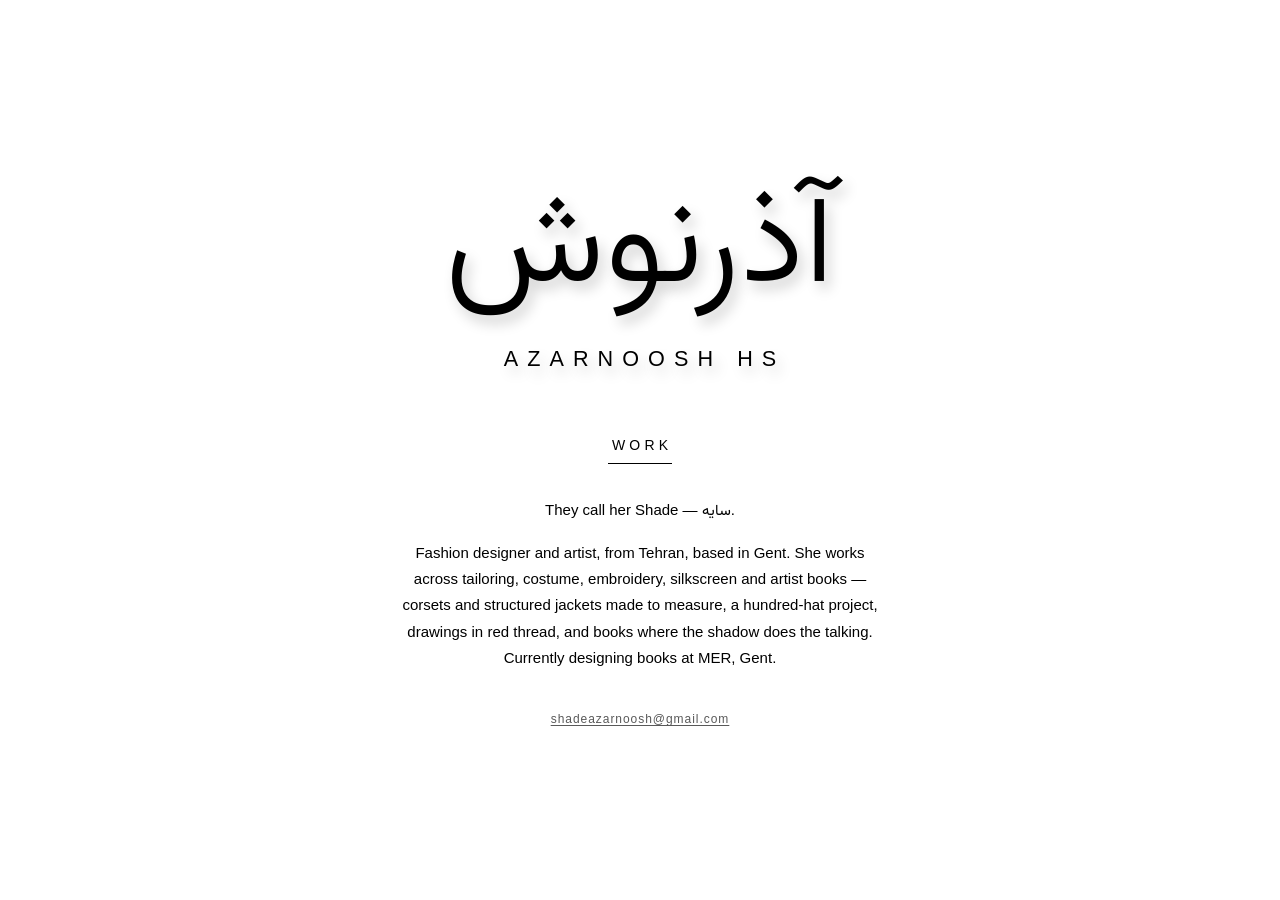
<file: index.html>
<!DOCTYPE html>
<html lang="en">
<head>
<meta charset="utf-8">
<meta name="viewport" content="width=device-width, initial-scale=1">
<title>Azarnoosh Hs — آذرنوش</title>
<meta name="description" content="Azarnoosh Hs — fashion designer and artist. Tehran-born, Gent-based. Tailoring, costume, embroidery, silkscreen and artist books.">
<meta property="og:title" content="Azarnoosh Hs — آذرنوش">
<meta property="og:description" content="Azarnoosh Hs — fashion designer and artist. Tehran-born, Gent-based.">
<meta property="og:type" content="website">
<link rel="icon" type="image/svg+xml" href="favicon.svg">
<link rel="preconnect" href="https://fonts.googleapis.com">
<link rel="preconnect" href="https://fonts.gstatic.com" crossorigin>
<link href="https://fonts.googleapis.com/css2?family=Vazirmatn:wght@300;400&display=swap" rel="stylesheet">
<link rel="stylesheet" href="css/style.css">
</head>
<body>
<a class="skip" href="#main">Skip to content</a>
<main id="main" class="home">
  <h1 class="name" id="name" data-shade>
    <span class="fa" lang="fa" dir="rtl">آذرنوش</span>
    <span class="en">Azarnoosh&nbsp;Hs</span>
  </h1>

  <section class="intro" aria-label="Introduction">
    <a class="work-link" href="work.html">Work</a>

    <!-- EDIT: Azarnoosh's own introduction — replace this bio with her words when they arrive -->
    <div class="bio">
      <p>They call her Shade — <span lang="fa">سایه</span>.</p>
      <p>Fashion designer and artist, from Tehran, based in Gent. She works across
      tailoring, costume, embroidery, silkscreen and artist books — corsets and
      structured jackets made to measure, a hundred-hat project, drawings in red
      thread, and books where the shadow does the talking. Currently designing
      books at MER, Gent.</p>
    </div>

    <p class="contact"><a href="mailto:shadeazarnoosh@gmail.com">shadeazarnoosh@gmail.com</a></p>
  </section>
</main>
<script src="js/main.js" defer></script>
</body>
</html>
</file>
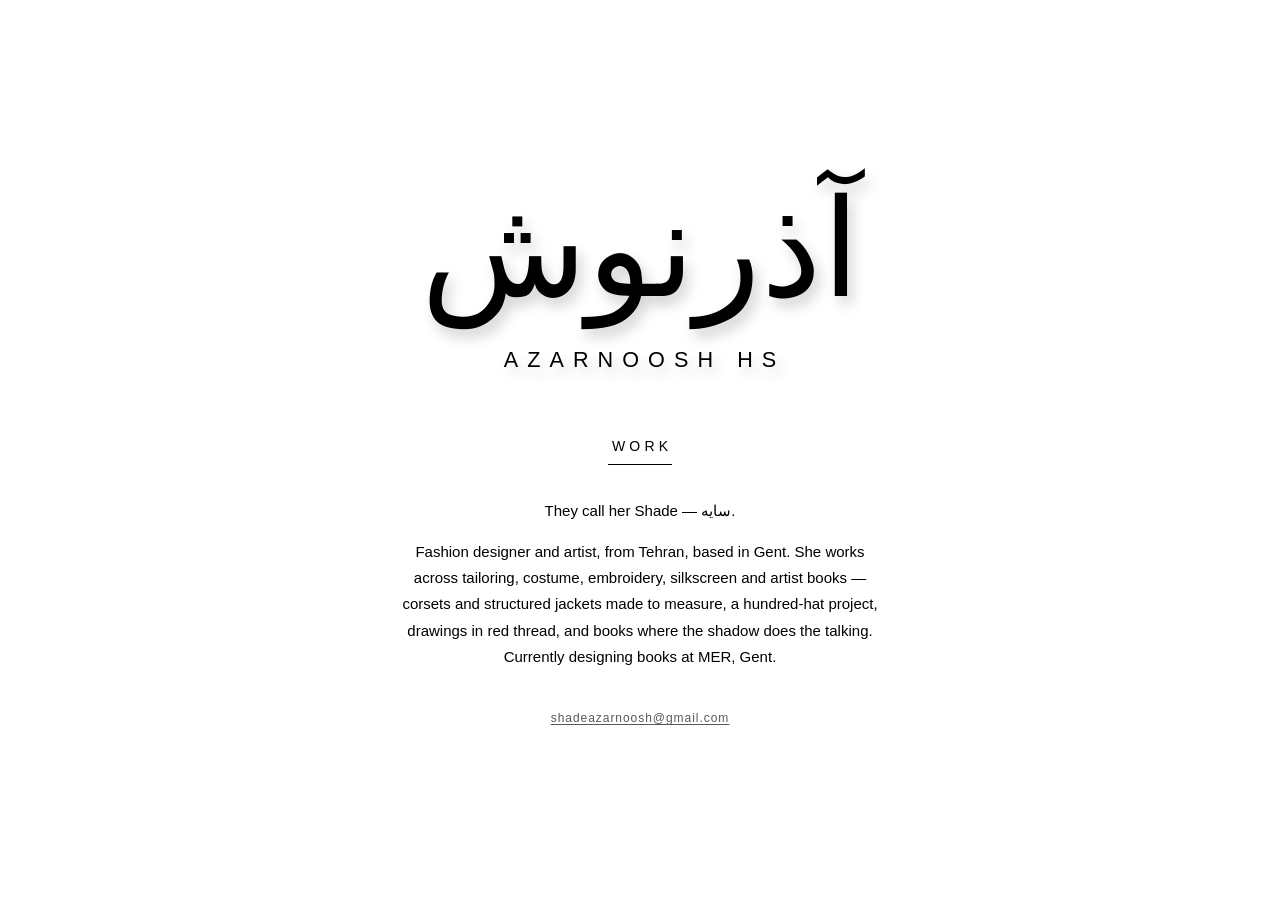
<file: about.html>
<!DOCTYPE html>
<html lang="en">
<head>
<meta charset="utf-8">
<meta name="viewport" content="width=device-width, initial-scale=1">
<title>Azarnoosh Hs</title>
<meta http-equiv="refresh" content="0; url=index.html">
<link rel="canonical" href="index.html">
<link rel="icon" type="image/svg+xml" href="favicon.svg">
</head>
<body>
<p>The introduction now lives on the <a href="index.html">home page</a>.</p>
</body>
</html>
</file>
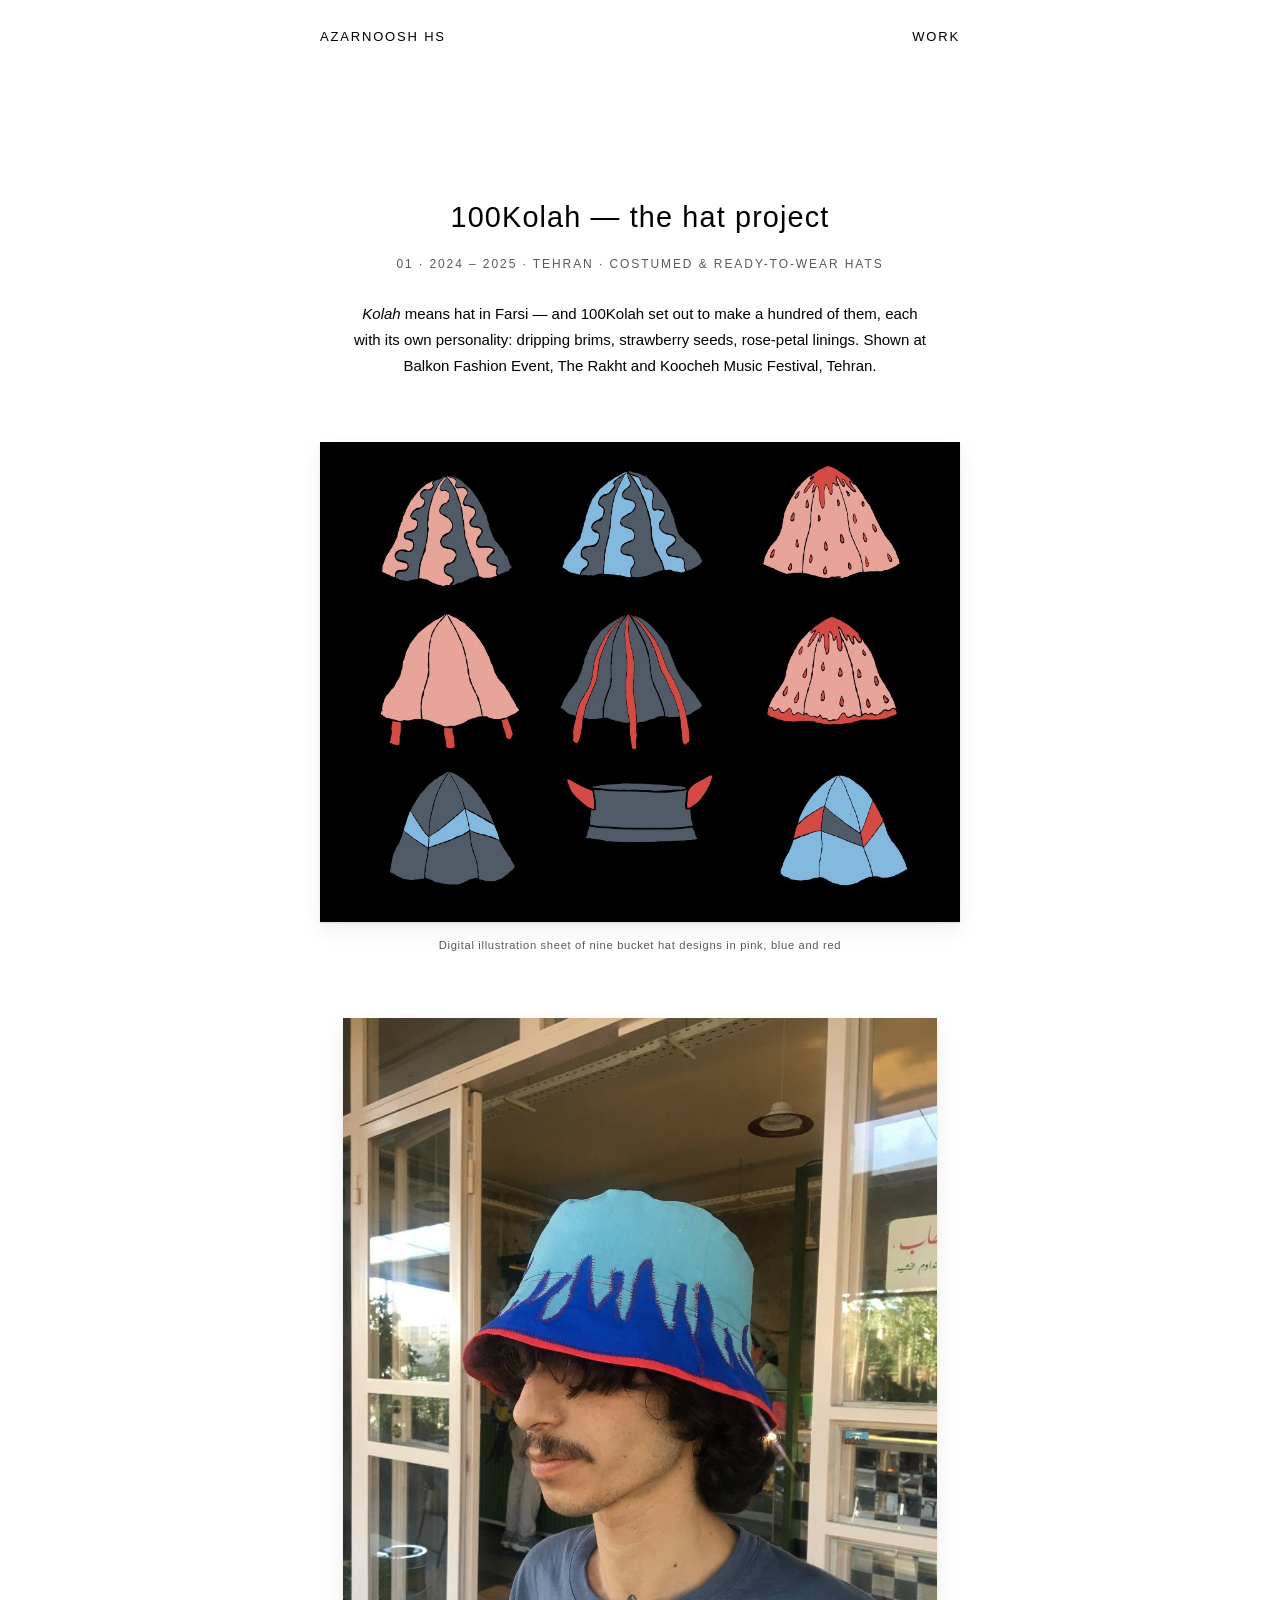
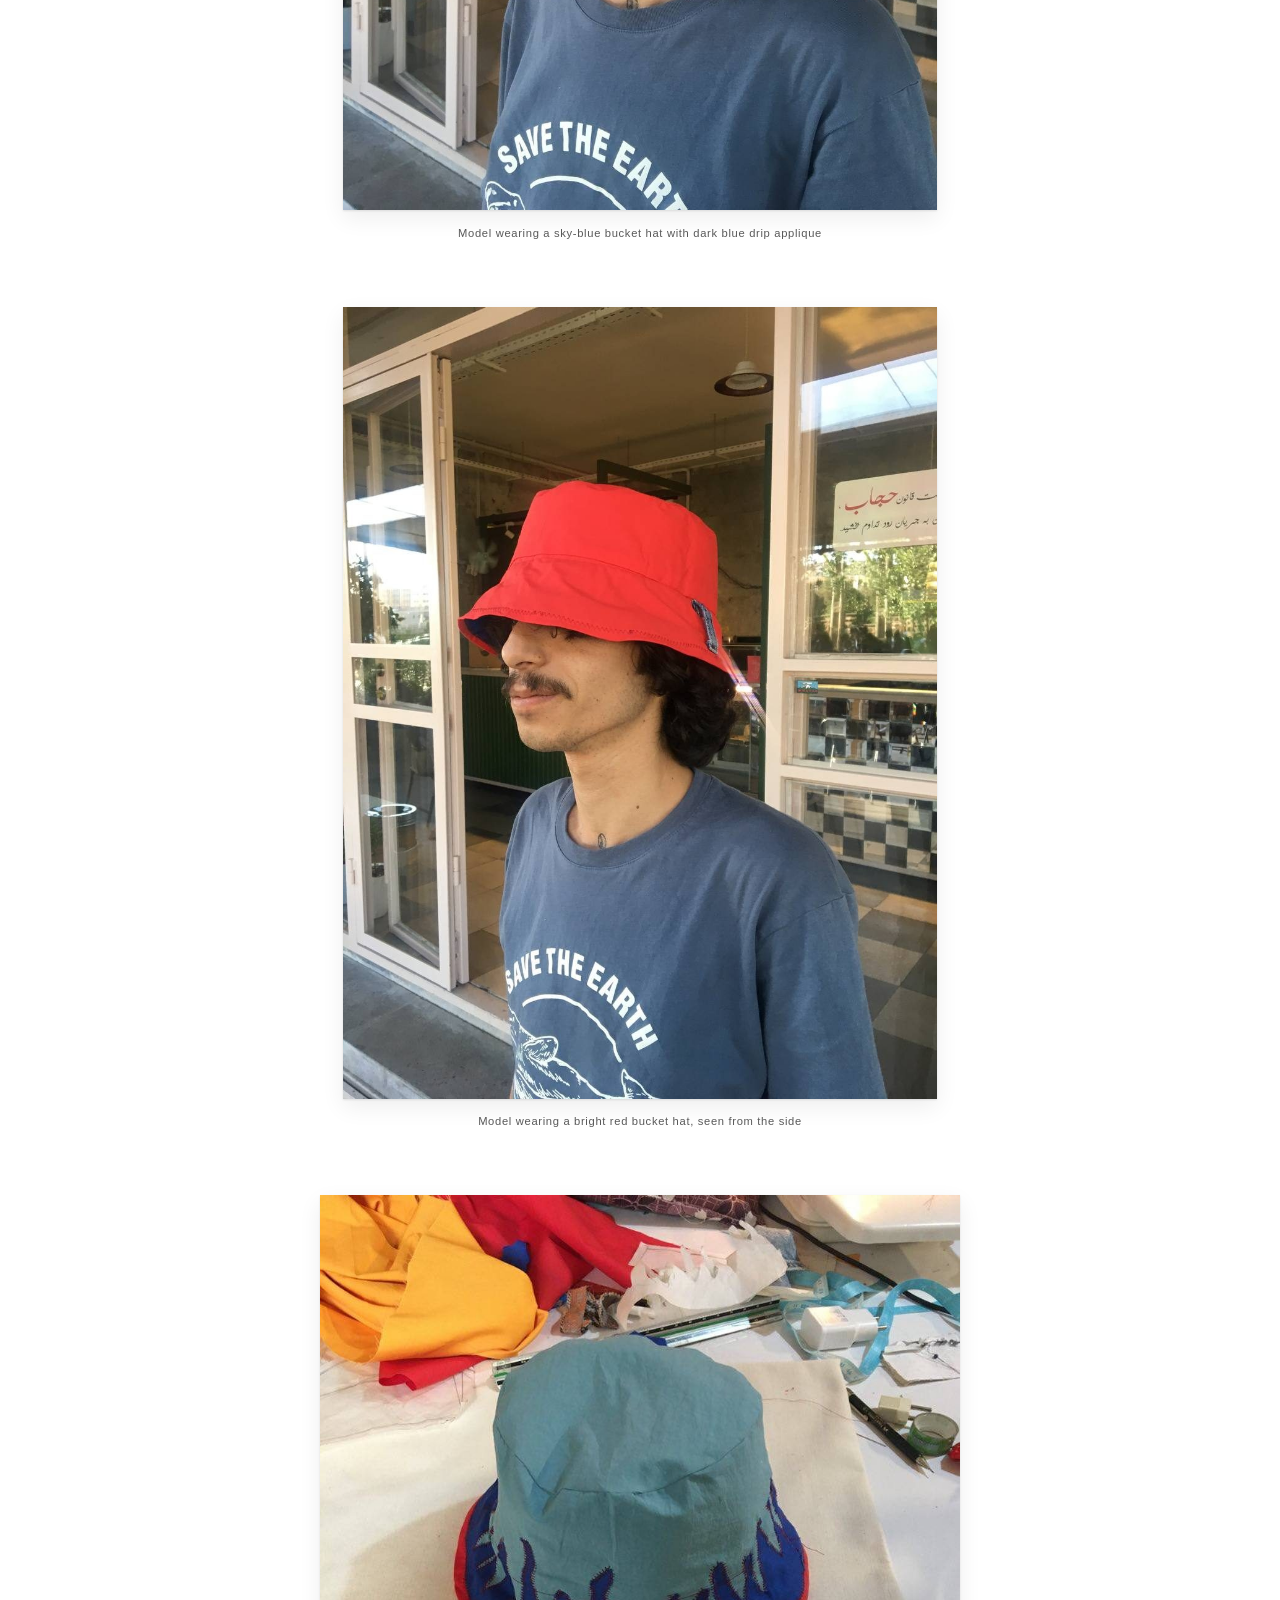
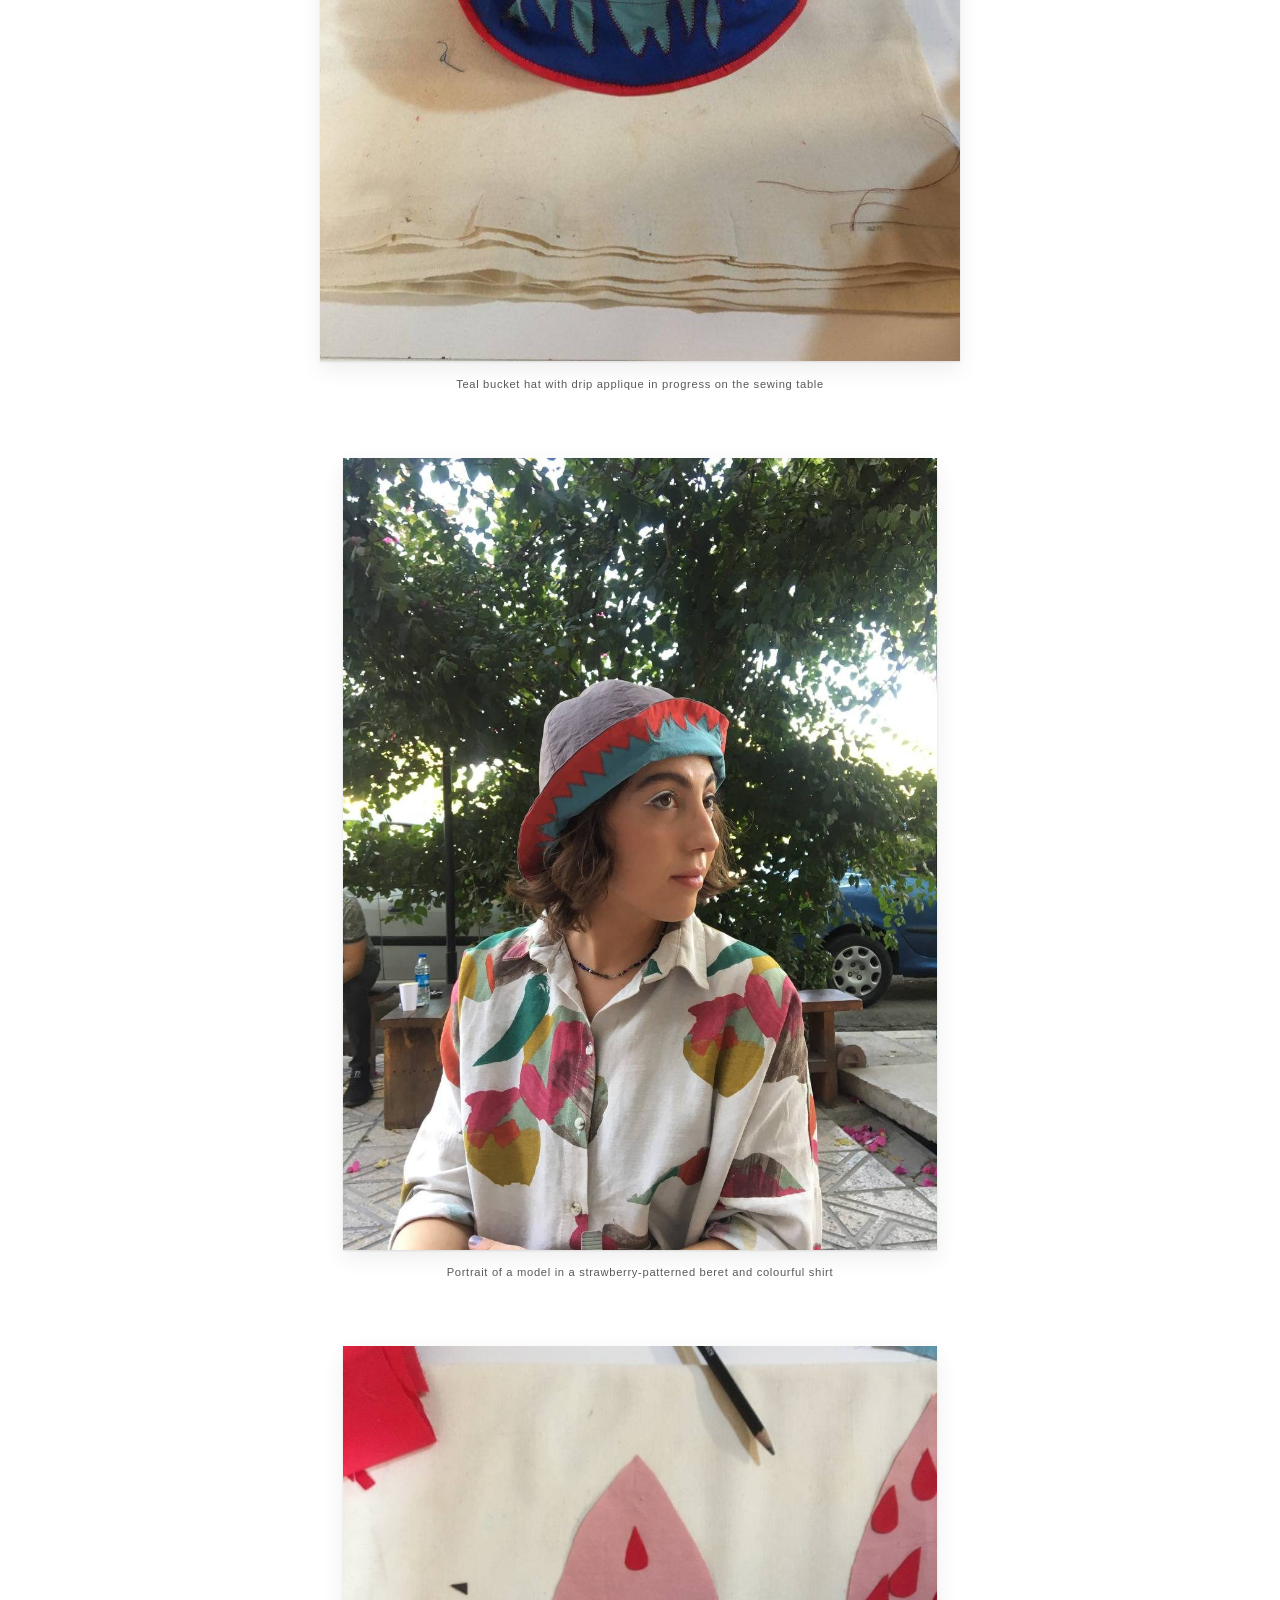
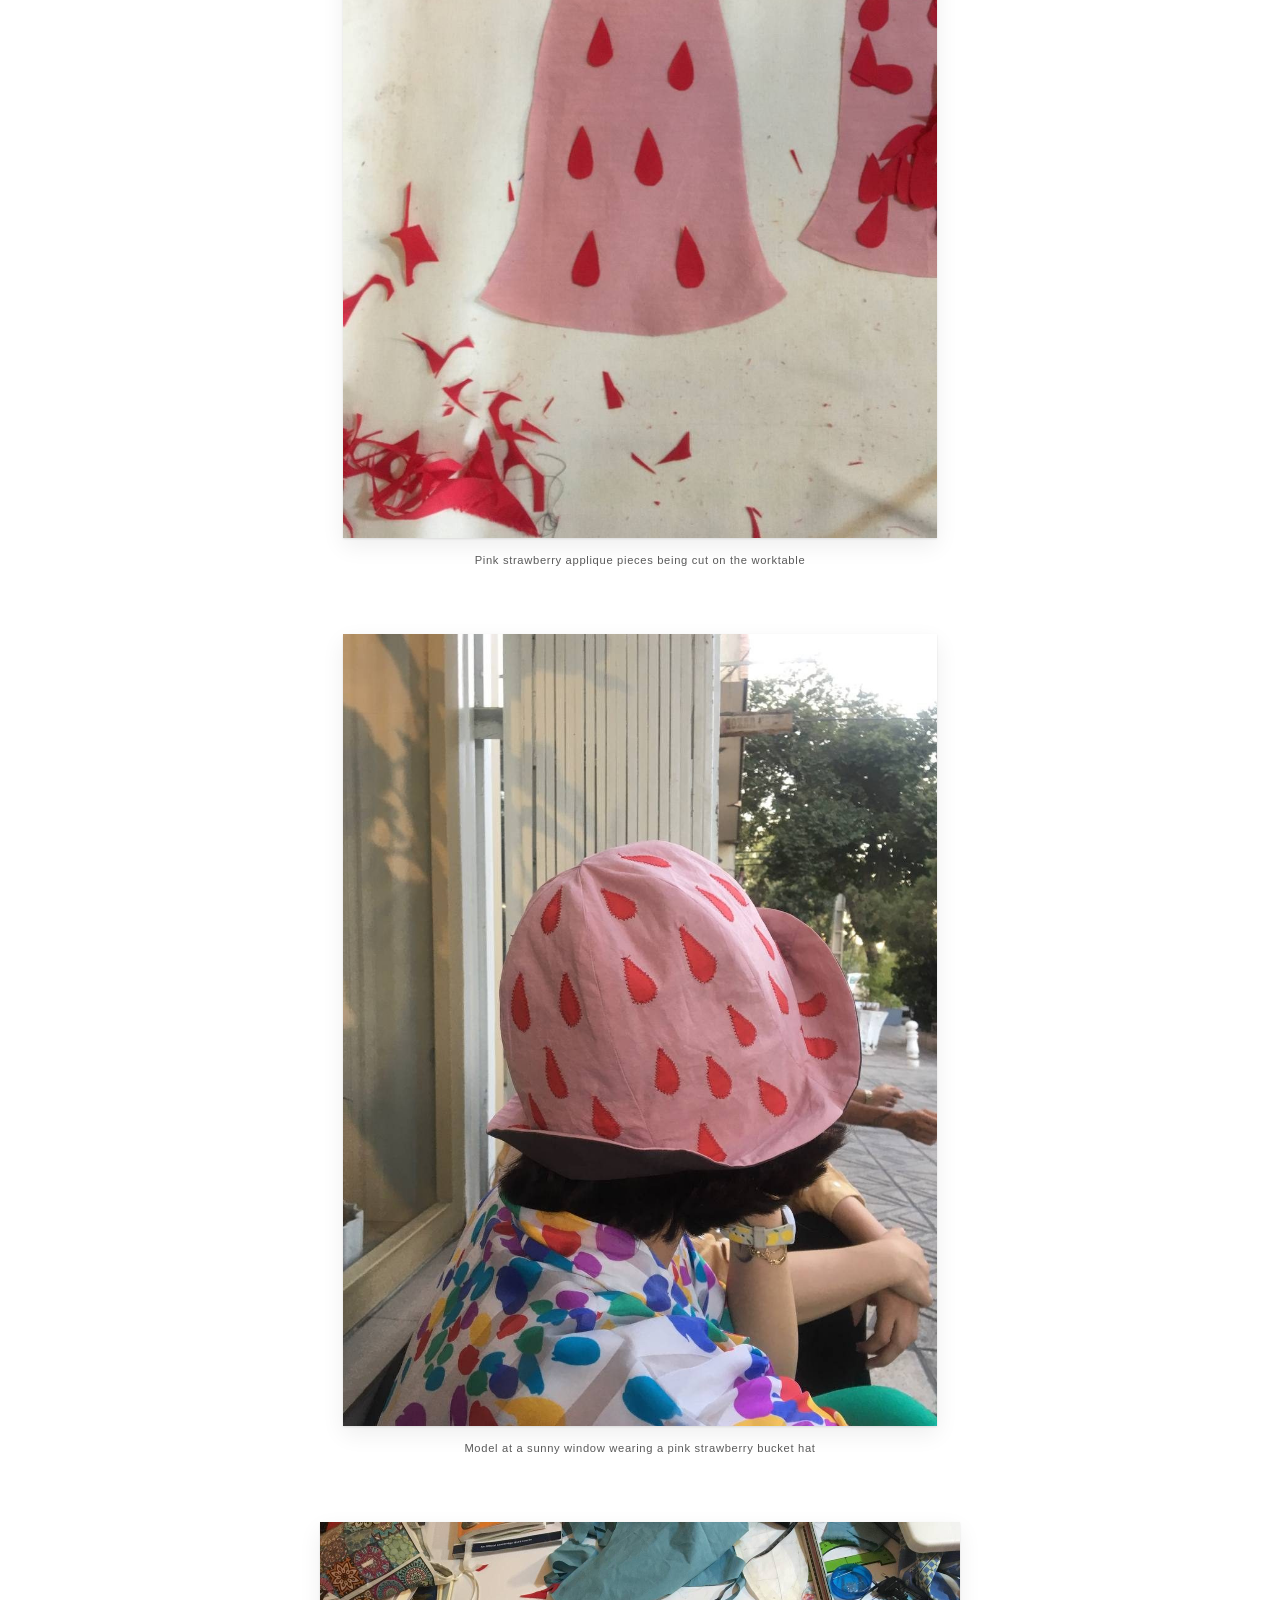
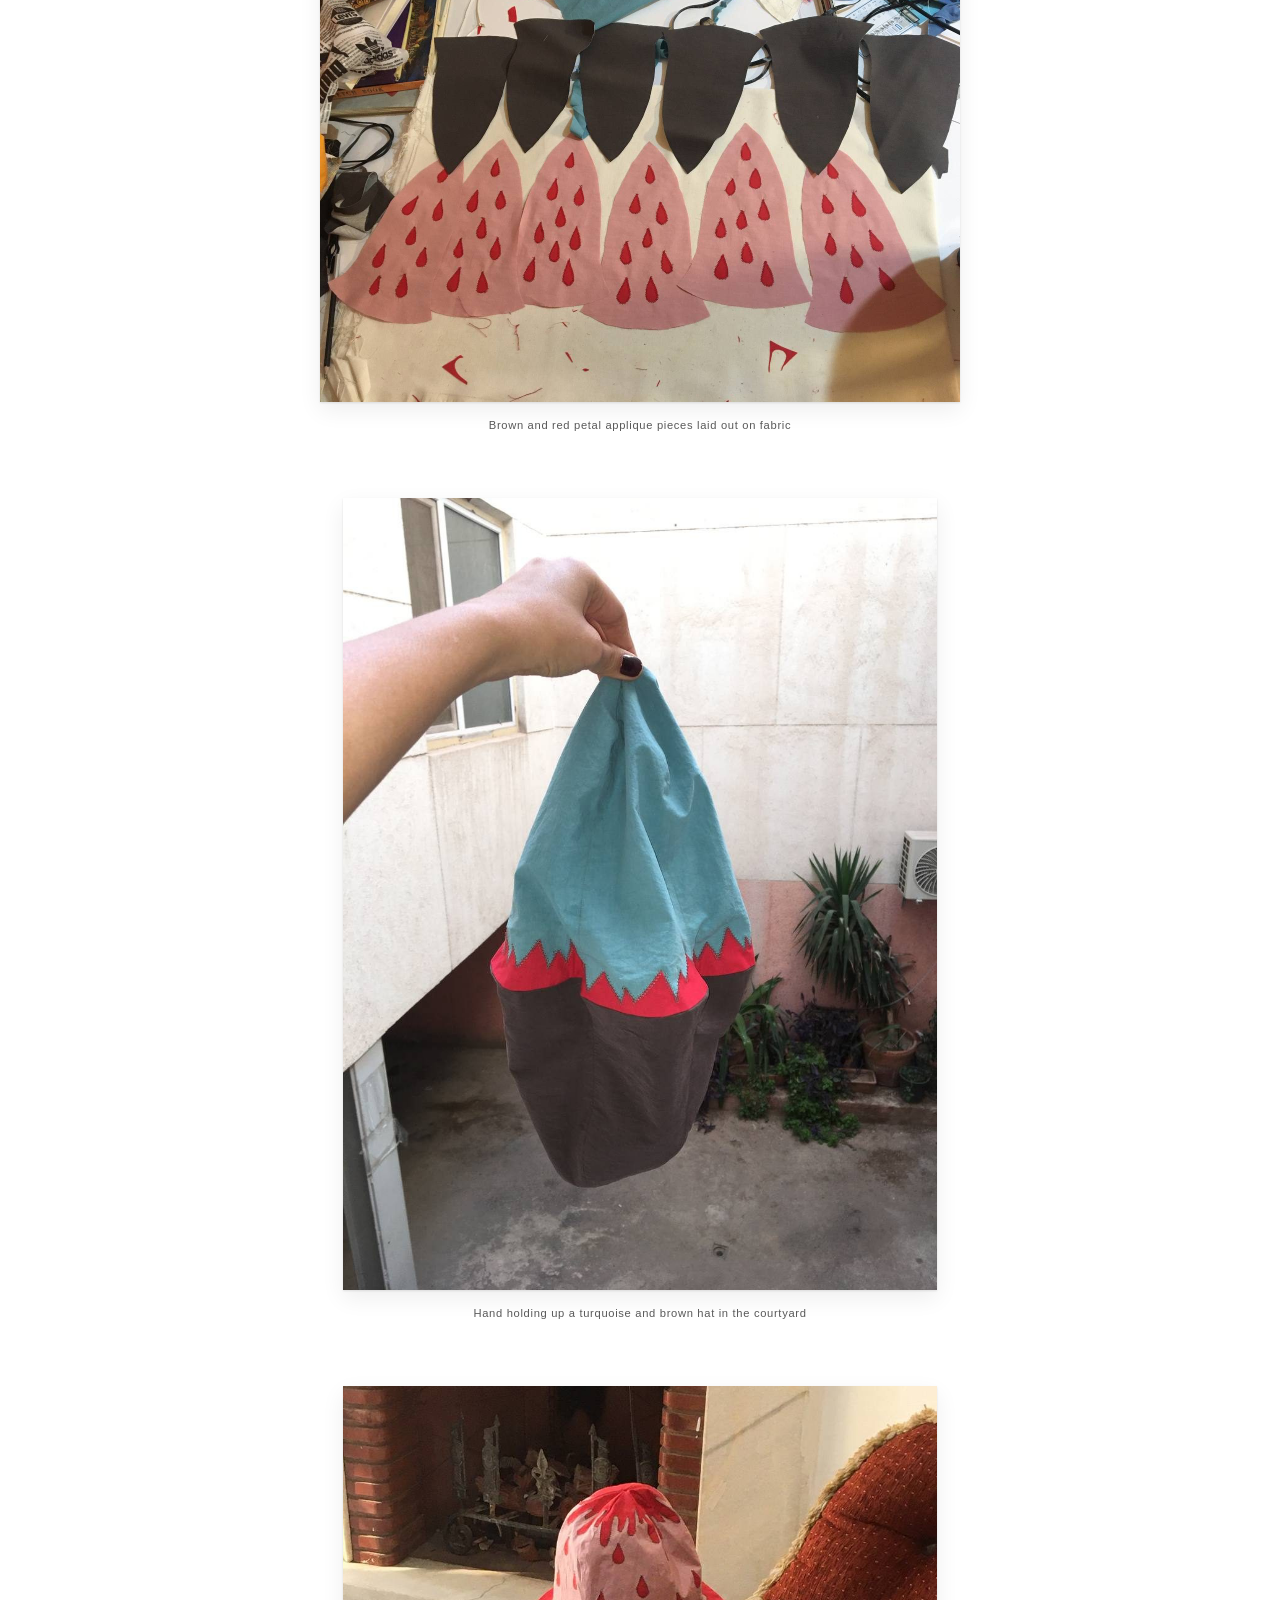
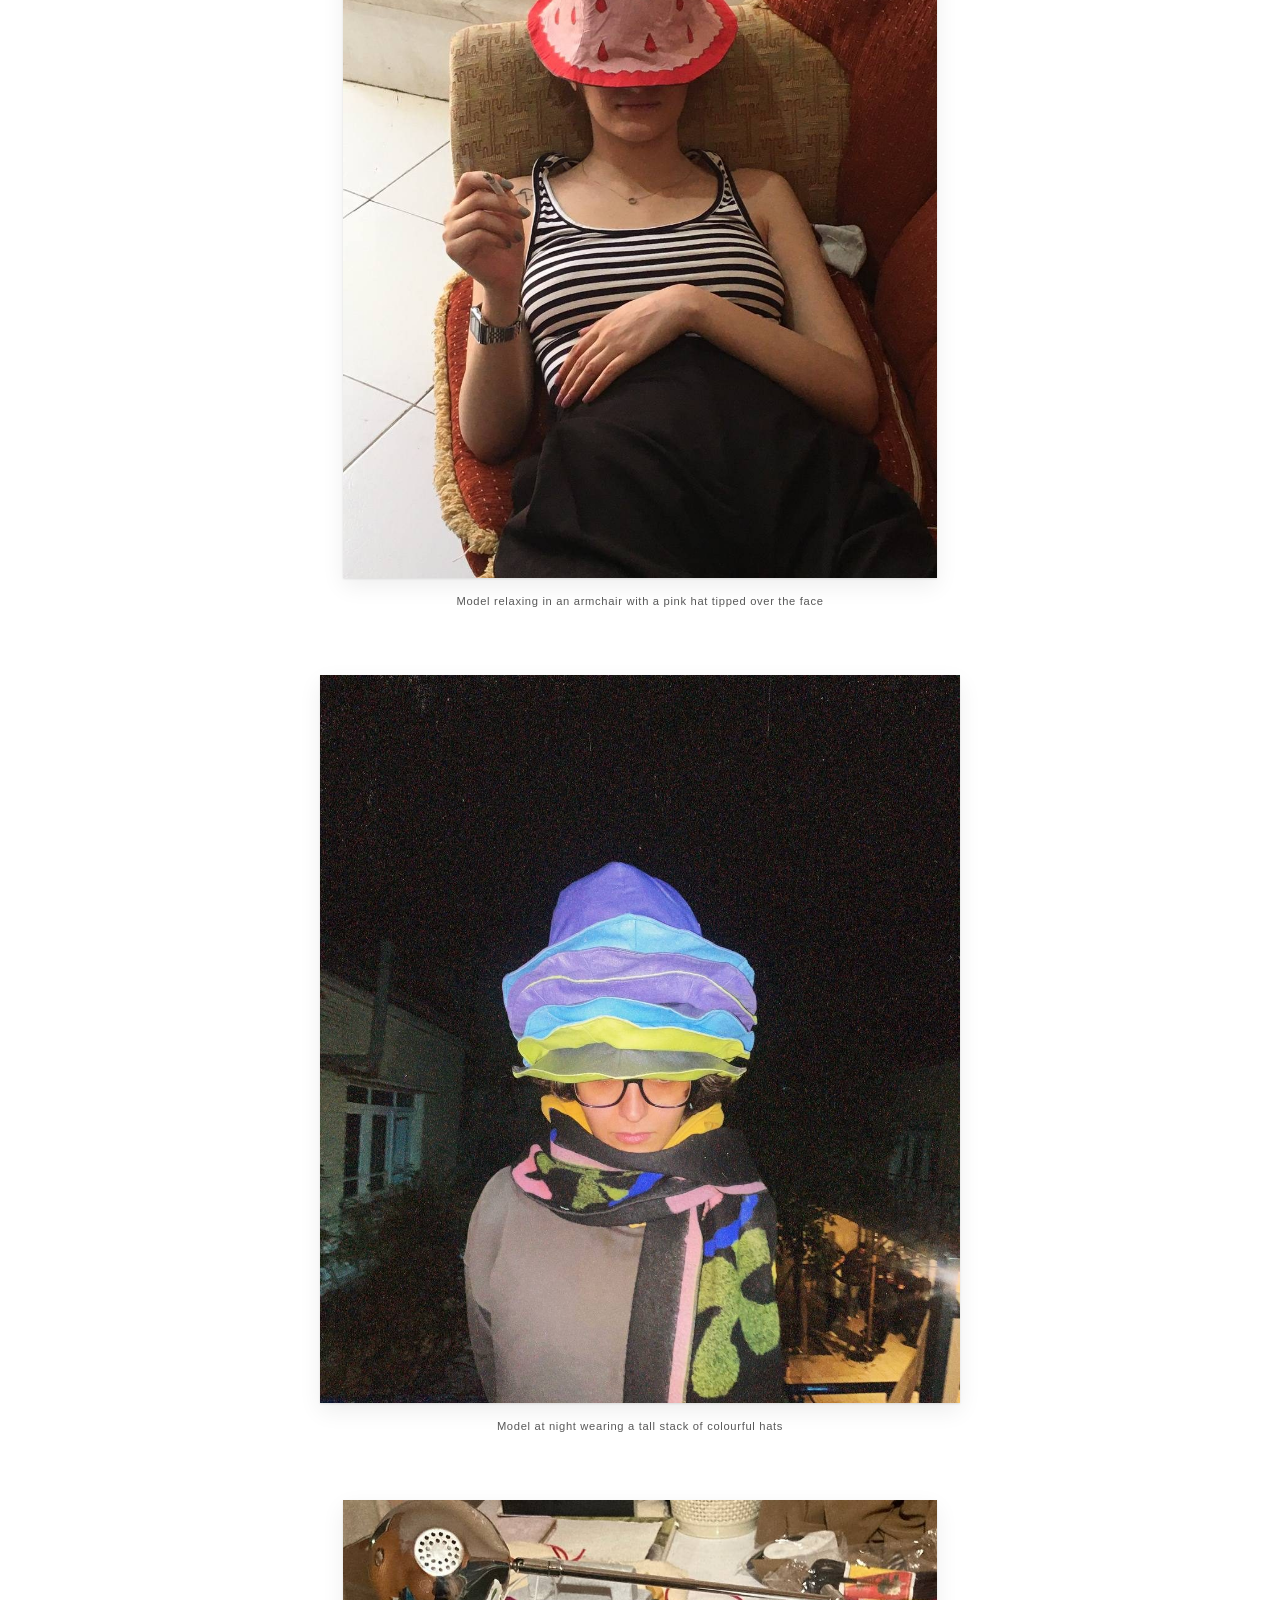
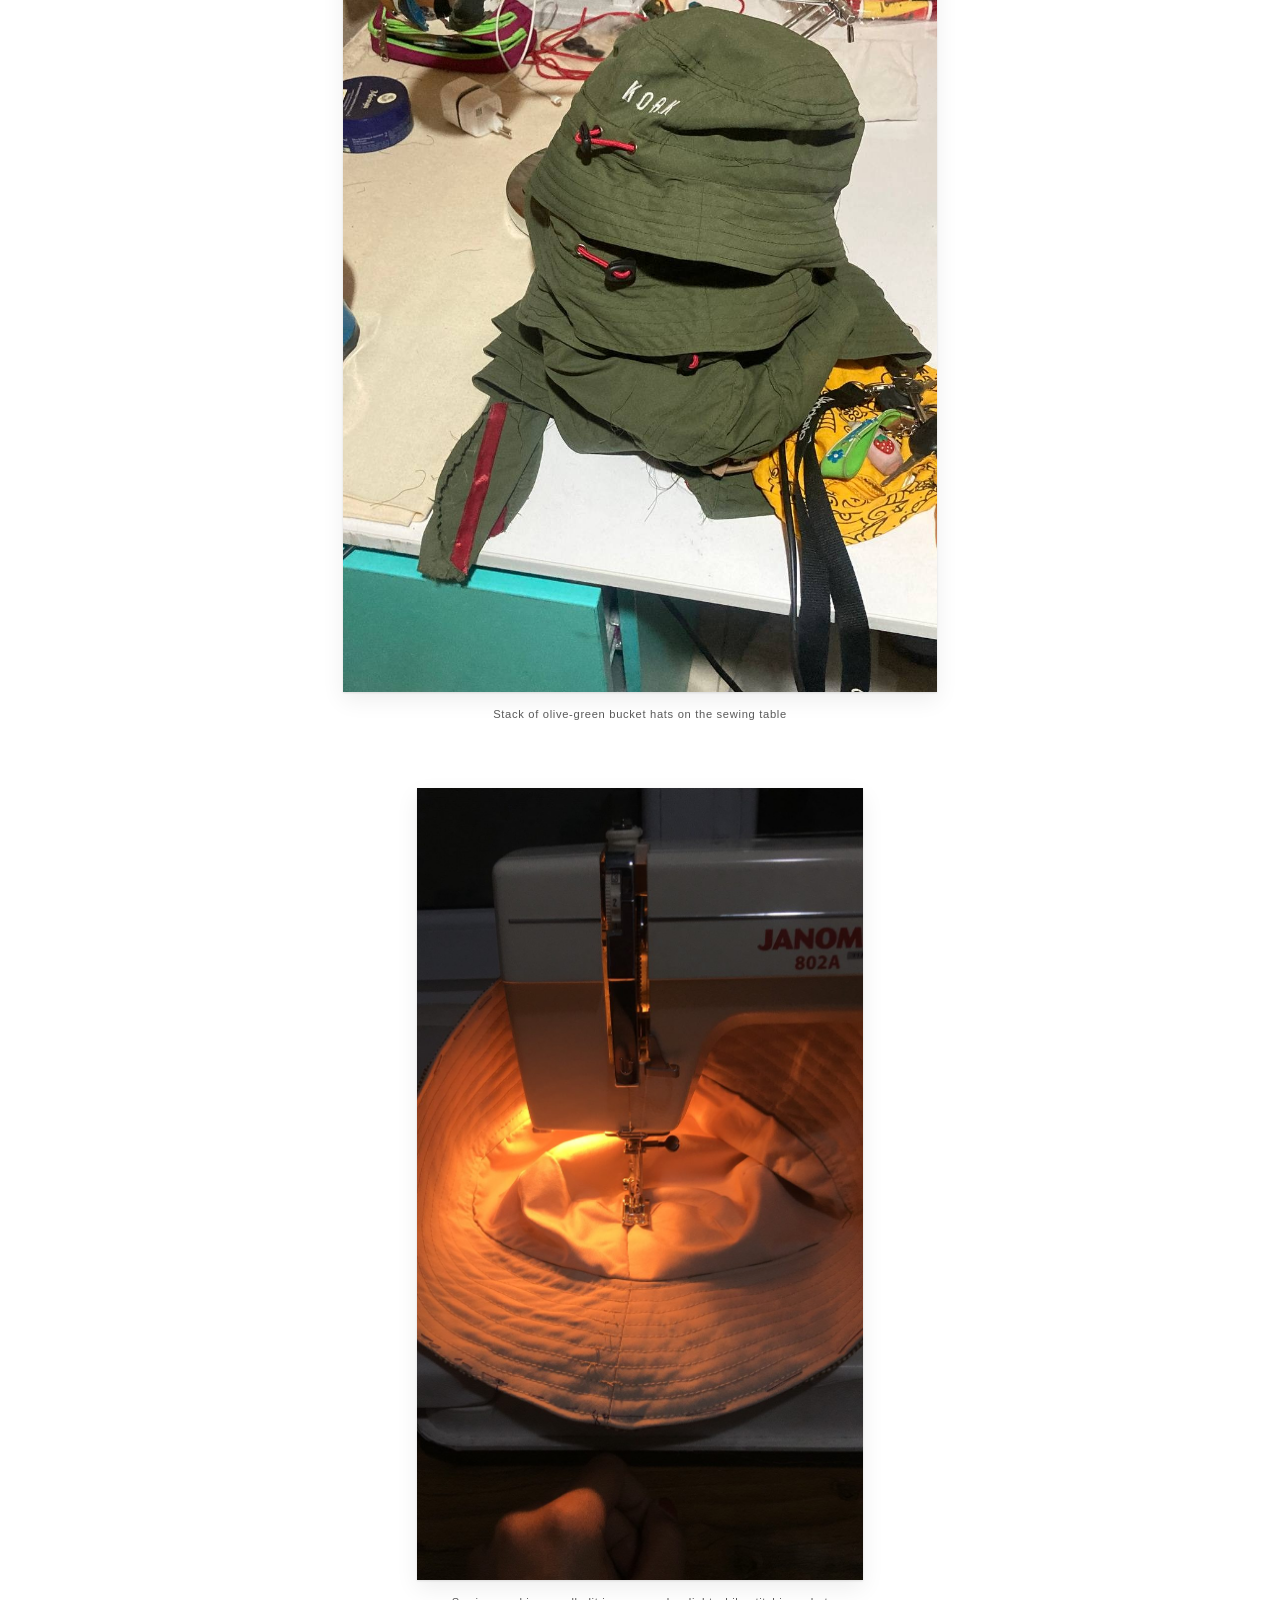
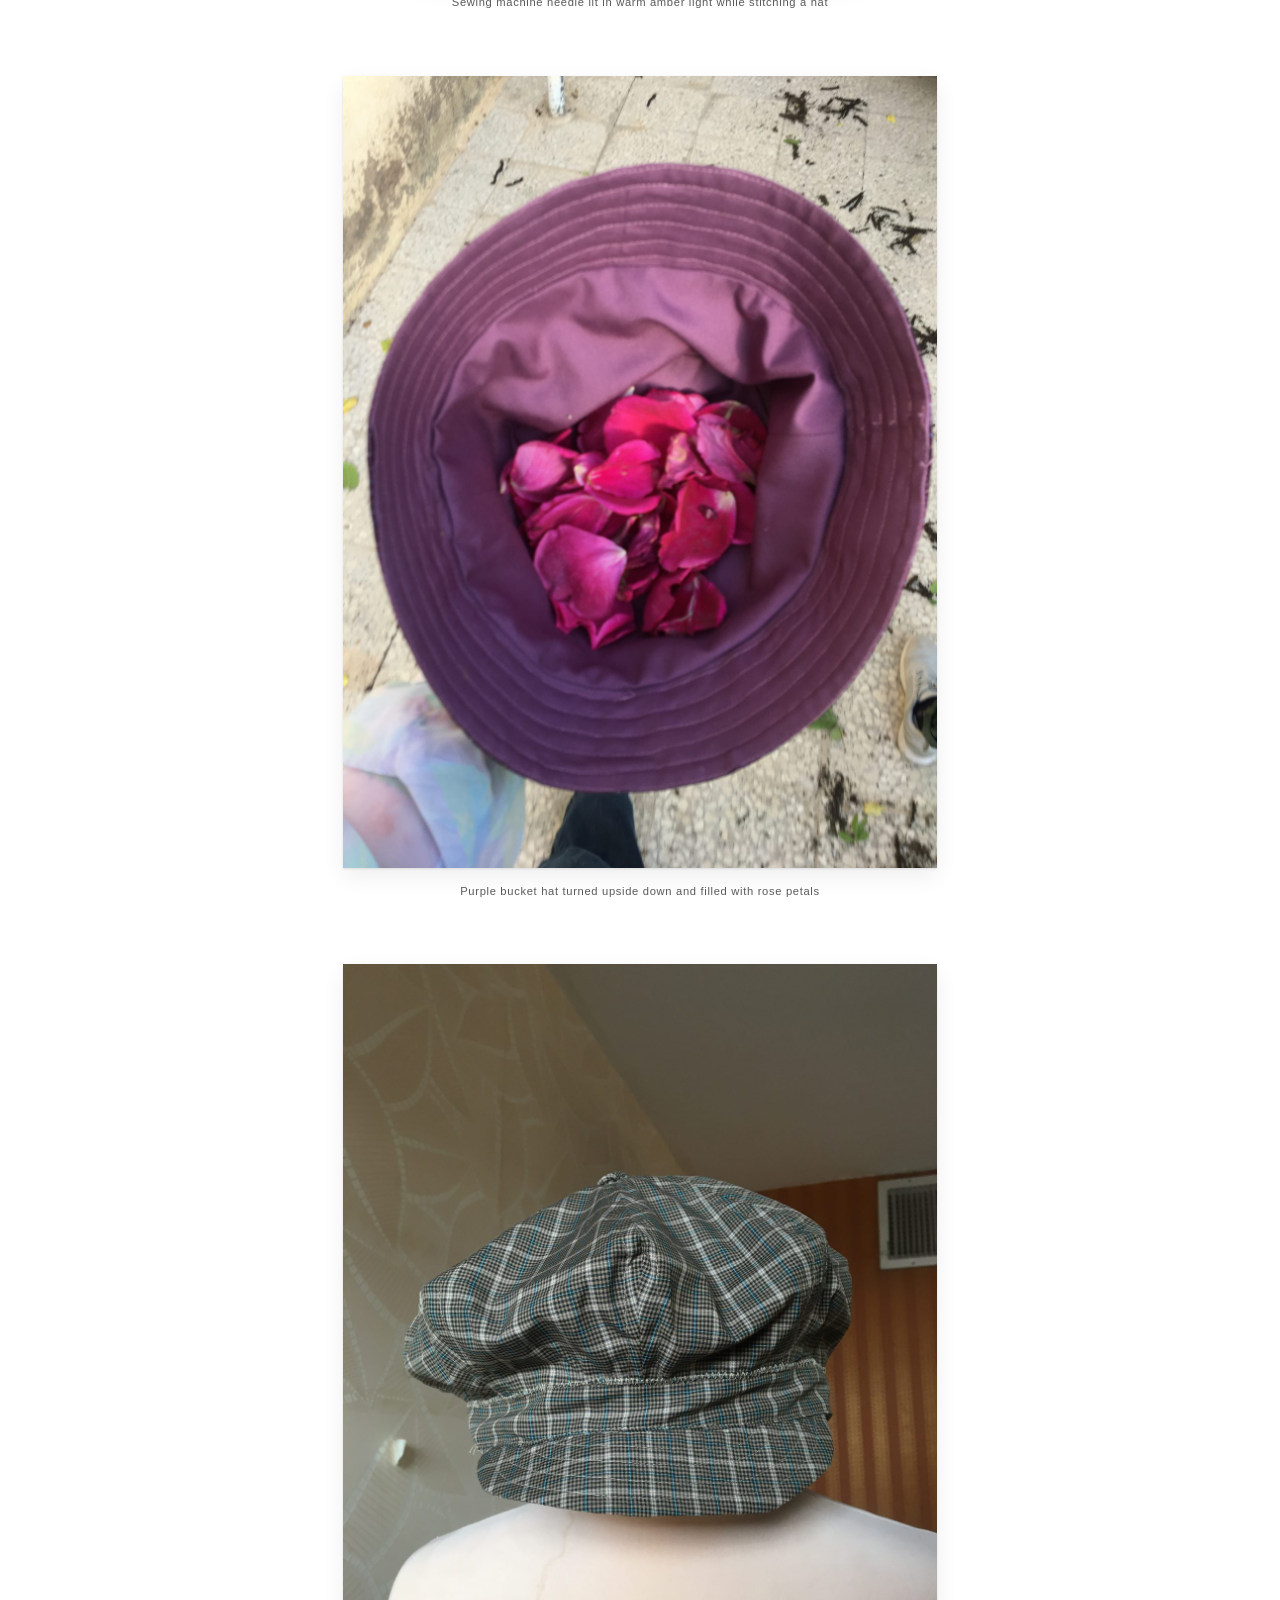
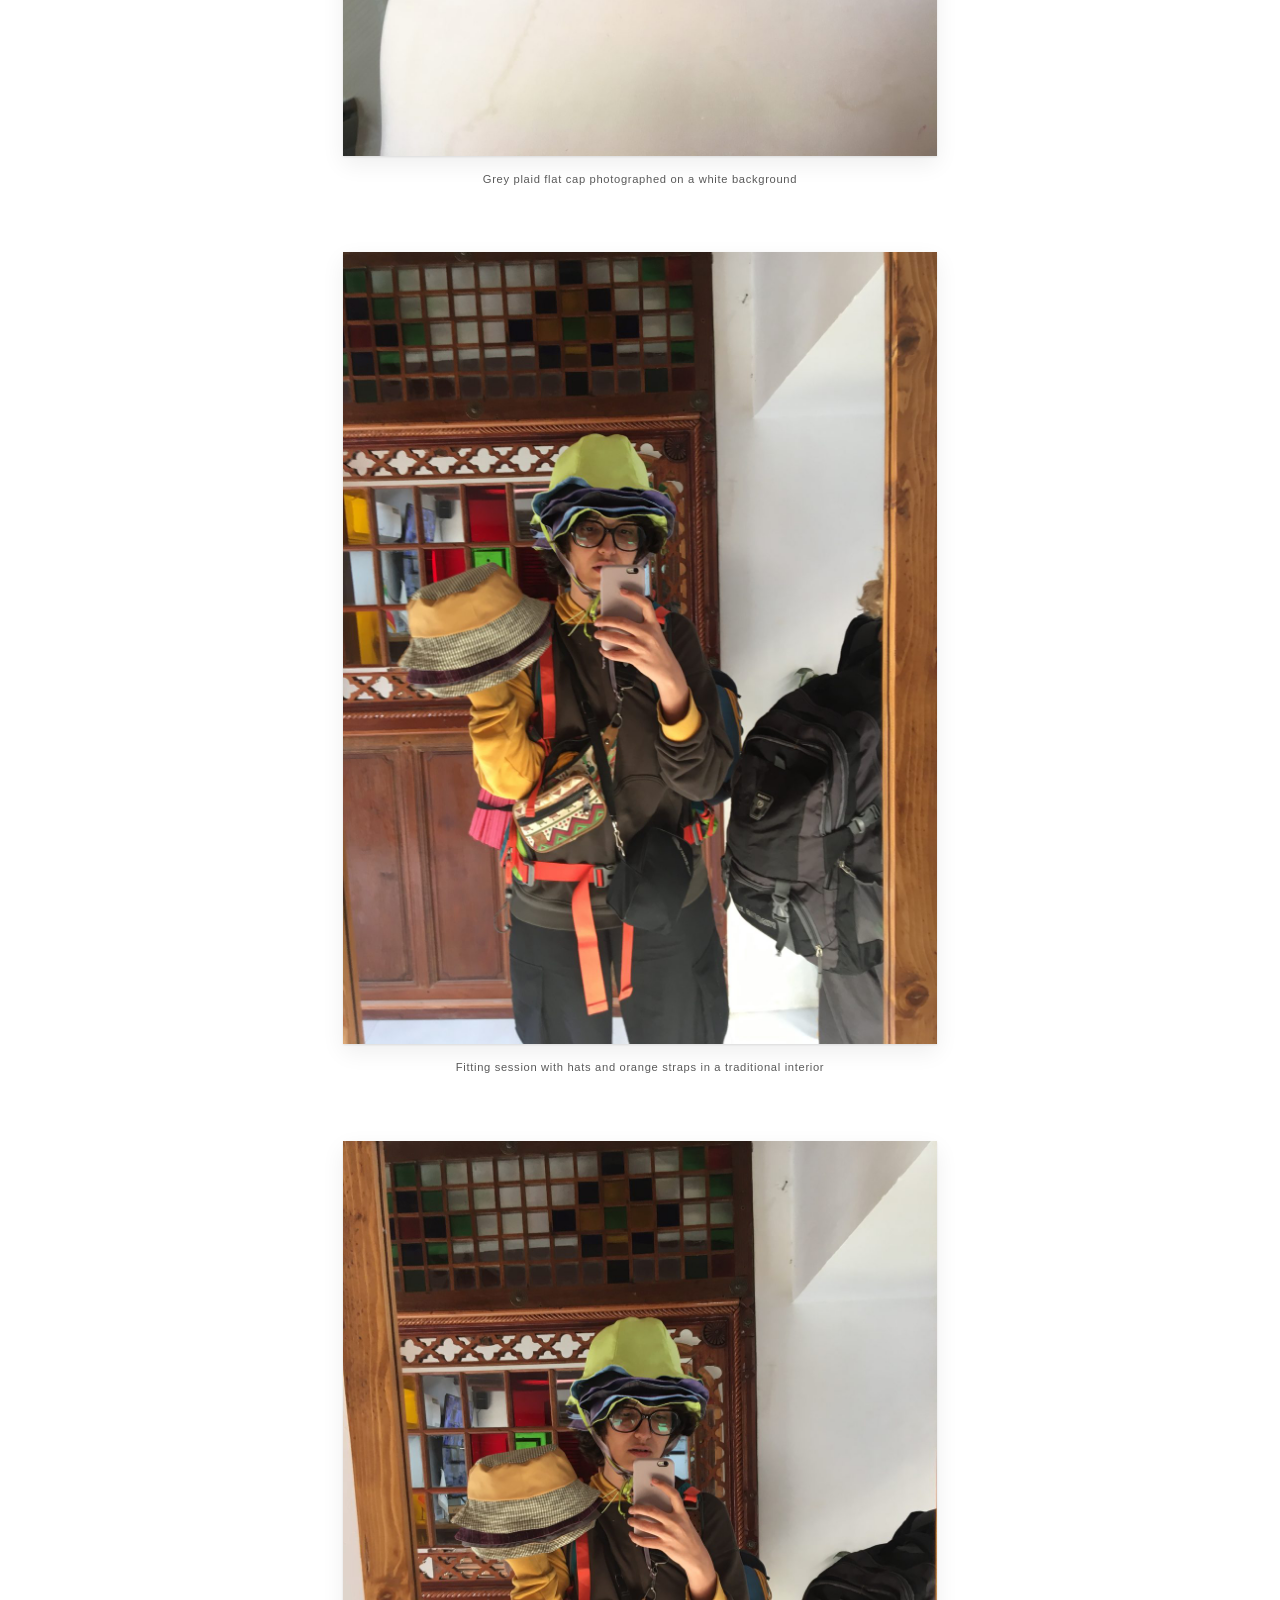
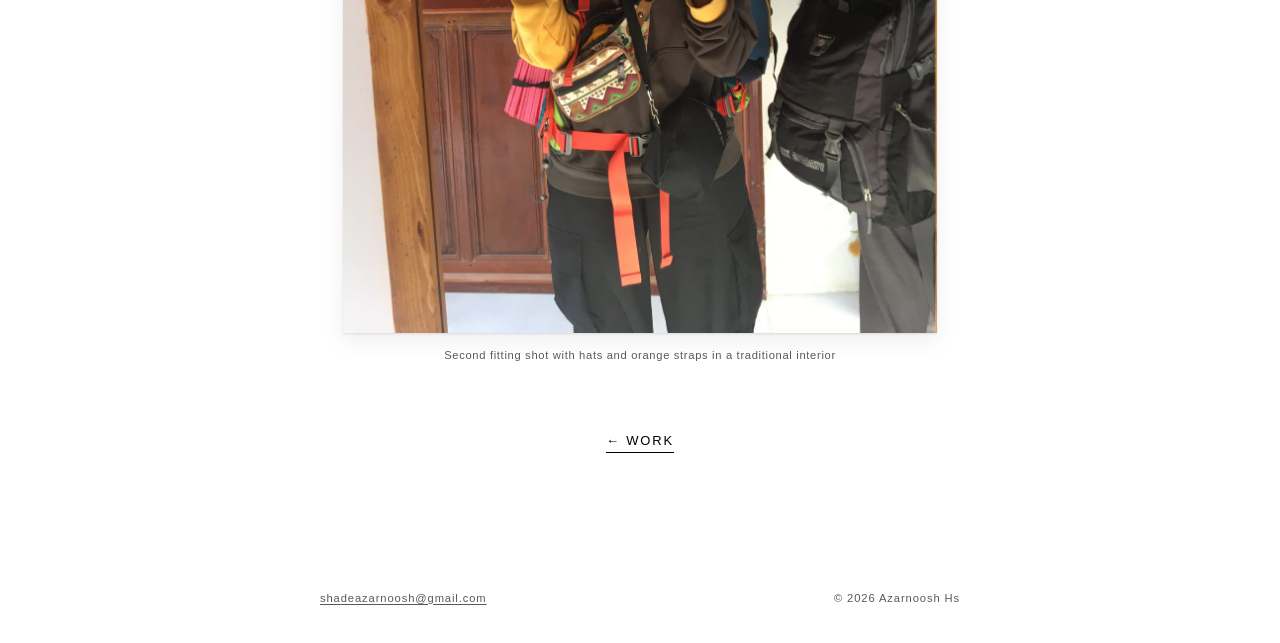
<file: projects/01-100kolah.html>
<!DOCTYPE html>
<html lang="en">
<head>
<meta charset="utf-8">
<meta name="viewport" content="width=device-width, initial-scale=1">
<title>100Kolah — the hat project · Azarnoosh Hs</title>
<meta name="description" content="100Kolah: a costumed and ready-to-wear hat project by Azarnoosh Hs, shown at Balkon Fashion Event, The Rakht and Koocheh Music Festival in Tehran.">
<meta property="og:title" content="100Kolah — the hat project · Azarnoosh Hs">
<meta property="og:description" content="100Kolah: a costumed and ready-to-wear hat project by Azarnoosh Hs, shown at Balkon Fashion Event, The Rakht and Koocheh Music Festival in Tehran.">
<meta property="og:type" content="website">
<link rel="icon" type="image/svg+xml" href="../favicon.svg">
<link rel="stylesheet" href="../css/style.css">
</head>
<body>
<a class="skip" href="#main">Skip to content</a>
<header class="top">
  <a href="../index.html">Azarnoosh&nbsp;Hs</a>
  <nav aria-label="Main">
    <a href="../work.html">Work</a>
  </nav>
</header>
<main id="main" class="page">
  <section class="proj-head">
    <h1>100Kolah &mdash; the hat project</h1>
    <p class="meta">01 · 2024 &ndash; 2025 &middot; Tehran &middot; costumed &amp; ready-to-wear hats</p>
    <!-- EDIT: project description below -->
    <p class="desc"><em>Kolah</em> means hat in Farsi &mdash; and 100Kolah set out to make a hundred of them, each with its own personality: dripping brims, strawberry seeds, rose-petal linings. Shown at Balkon Fashion Event, The Rakht and Koocheh Music Festival, Tehran.</p>
  </section>
  <section class="stack">
    <figure>
      <img src="../img/p01/hat-illustrations-lg.jpg" alt="Digital illustration sheet of nine bucket hat designs in pink, blue and red" width="1024" height="768">
      <figcaption>Digital illustration sheet of nine bucket hat designs in pink, blue and red</figcaption>
    </figure>
    <figure>
      <img src="../img/p01/drip-hat-blue-lg.jpg" alt="Model wearing a sky-blue bucket hat with dark blue drip applique" width="960" height="1280" loading="lazy">
      <figcaption>Model wearing a sky-blue bucket hat with dark blue drip applique</figcaption>
    </figure>
    <figure>
      <img src="../img/p01/hat-red-lg.jpg" alt="Model wearing a bright red bucket hat, seen from the side" width="960" height="1280" loading="lazy">
      <figcaption>Model wearing a bright red bucket hat, seen from the side</figcaption>
    </figure>
    <figure>
      <img src="../img/p01/drip-hat-wip-lg.jpg" alt="Teal bucket hat with drip applique in progress on the sewing table" width="855" height="1024" loading="lazy">
      <figcaption>Teal bucket hat with drip applique in progress on the sewing table</figcaption>
    </figure>
    <figure>
      <img src="../img/p01/strawberry-beret-lg.jpg" alt="Portrait of a model in a strawberry-patterned beret and colourful shirt" width="960" height="1280" loading="lazy">
      <figcaption>Portrait of a model in a strawberry-patterned beret and colourful shirt</figcaption>
    </figure>
    <figure>
      <img src="../img/p01/strawberry-applique-lg.jpg" alt="Pink strawberry applique pieces being cut on the worktable" width="960" height="1280" loading="lazy">
      <figcaption>Pink strawberry applique pieces being cut on the worktable</figcaption>
    </figure>
    <figure>
      <img src="../img/p01/strawberry-hat-lg.jpg" alt="Model at a sunny window wearing a pink strawberry bucket hat" width="960" height="1280" loading="lazy">
      <figcaption>Model at a sunny window wearing a pink strawberry bucket hat</figcaption>
    </figure>
    <figure>
      <img src="../img/p01/petal-applique-wip-lg.jpg" alt="Brown and red petal applique pieces laid out on fabric" width="1280" height="960" loading="lazy">
      <figcaption>Brown and red petal applique pieces laid out on fabric</figcaption>
    </figure>
    <figure>
      <img src="../img/p01/hat-in-hand-lg.jpg" alt="Hand holding up a turquoise and brown hat in the courtyard" width="960" height="1280" loading="lazy">
      <figcaption>Hand holding up a turquoise and brown hat in the courtyard</figcaption>
    </figure>
    <figure>
      <img src="../img/p01/hat-over-face-lg.jpg" alt="Model relaxing in an armchair with a pink hat tipped over the face" width="960" height="1280" loading="lazy">
      <figcaption>Model relaxing in an armchair with a pink hat tipped over the face</figcaption>
    </figure>
    <figure>
      <img src="../img/p01/hat-stack-night-lg.jpg" alt="Model at night wearing a tall stack of colourful hats" width="1124" height="1280" loading="lazy">
      <figcaption>Model at night wearing a tall stack of colourful hats</figcaption>
    </figure>
    <figure>
      <img src="../img/p01/hat-stack-olive-lg.jpg" alt="Stack of olive-green bucket hats on the sewing table" width="960" height="1280" loading="lazy">
      <figcaption>Stack of olive-green bucket hats on the sewing table</figcaption>
    </figure>
    <figure>
      <img src="../img/p01/sewing-machine-lg.jpg" alt="Sewing machine needle lit in warm amber light while stitching a hat" width="901" height="1600" loading="lazy">
      <figcaption>Sewing machine needle lit in warm amber light while stitching a hat</figcaption>
    </figure>
    <figure>
      <img src="../img/p01/hat-rose-petals-lg.jpg" alt="Purple bucket hat turned upside down and filled with rose petals" width="1200" height="1600" loading="lazy">
      <figcaption>Purple bucket hat turned upside down and filled with rose petals</figcaption>
    </figure>
    <figure>
      <img src="../img/p01/flat-cap-lg.jpg" alt="Grey plaid flat cap photographed on a white background" width="1200" height="1600" loading="lazy">
      <figcaption>Grey plaid flat cap photographed on a white background</figcaption>
    </figure>
    <figure>
      <img src="../img/p01/fitting-01-lg.jpg" alt="Fitting session with hats and orange straps in a traditional interior" width="1200" height="1600" loading="lazy">
      <figcaption>Fitting session with hats and orange straps in a traditional interior</figcaption>
    </figure>
    <figure>
      <img src="../img/p01/fitting-02-lg.jpg" alt="Second fitting shot with hats and orange straps in a traditional interior" width="1200" height="1600" loading="lazy">
      <figcaption>Second fitting shot with hats and orange straps in a traditional interior</figcaption>
    </figure>
  </section>
  <nav class="foot-nav"><a href="../work.html">← Work</a></nav>
</main>
<footer class="site-foot">
  <span><a href="mailto:shadeazarnoosh@gmail.com">shadeazarnoosh@gmail.com</a></span>
  <span>© 2026 Azarnoosh Hs</span>
</footer>
</body>
</html>
</file>
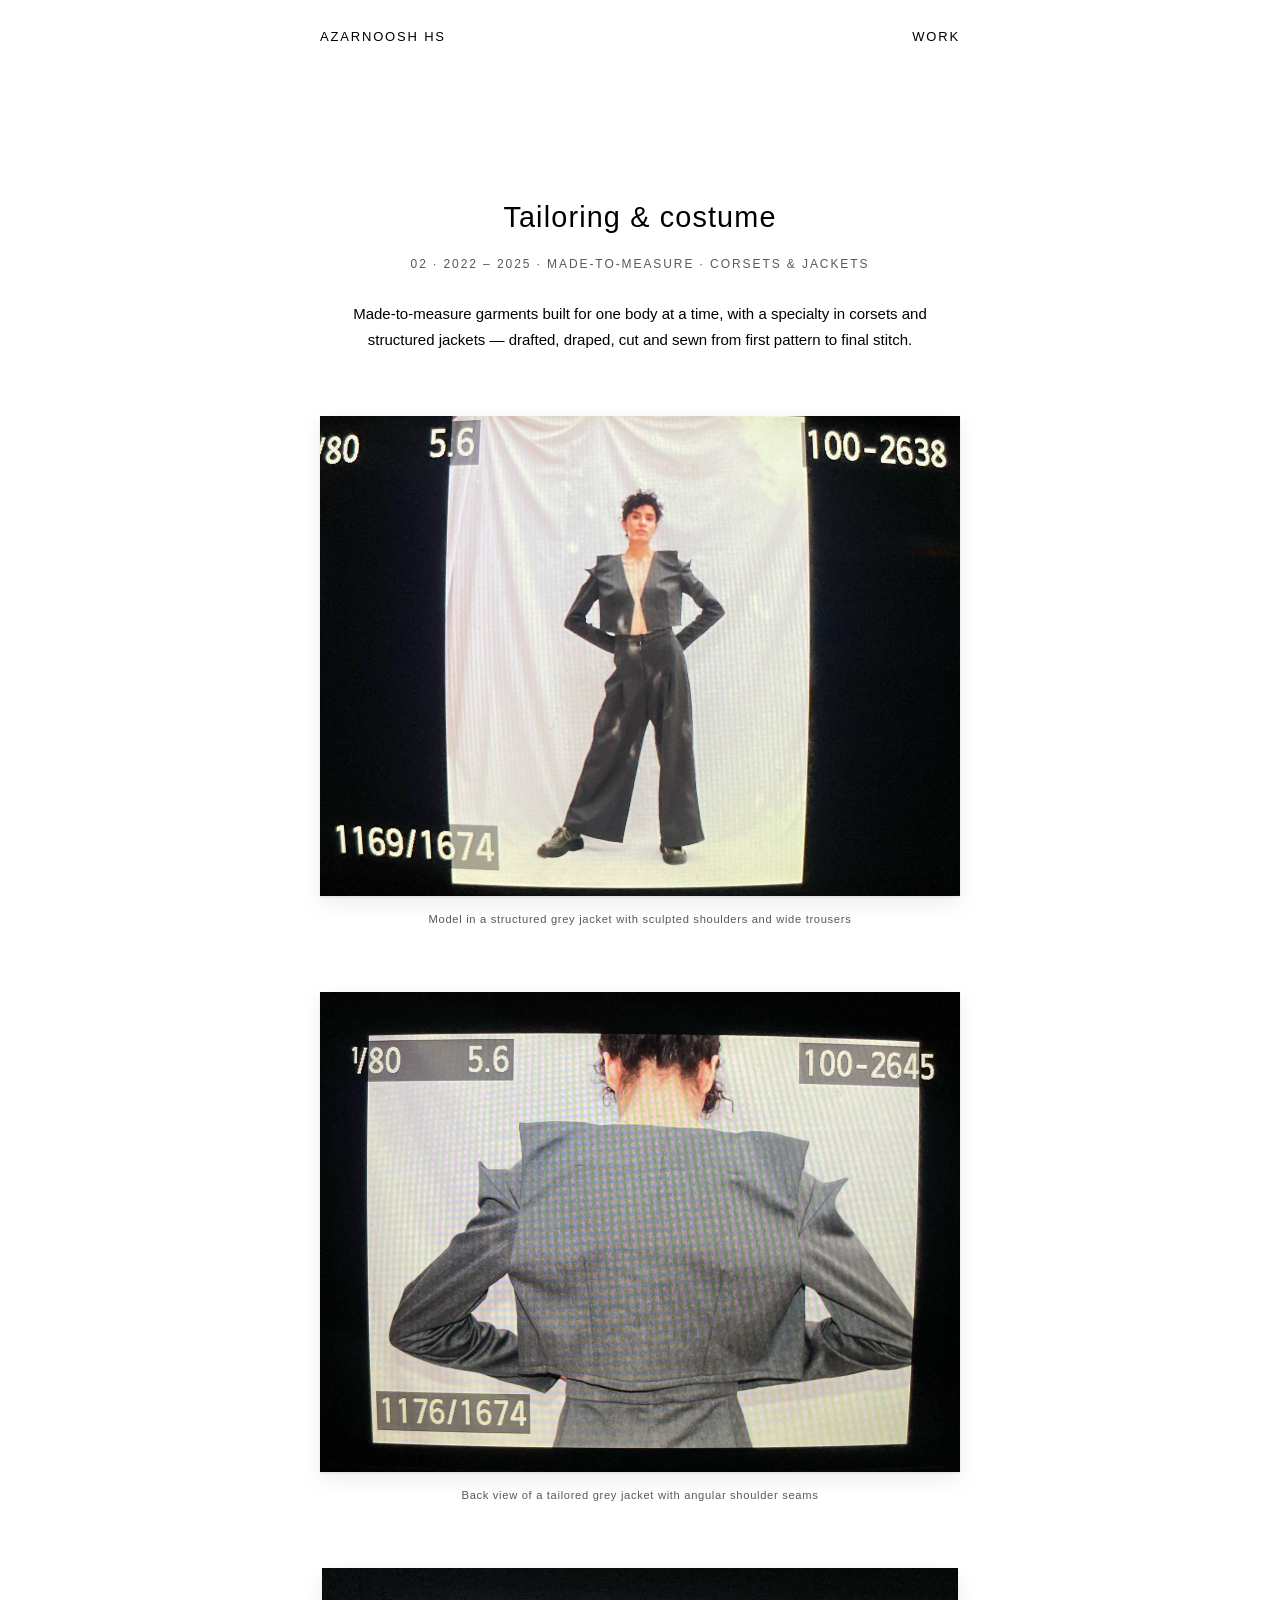
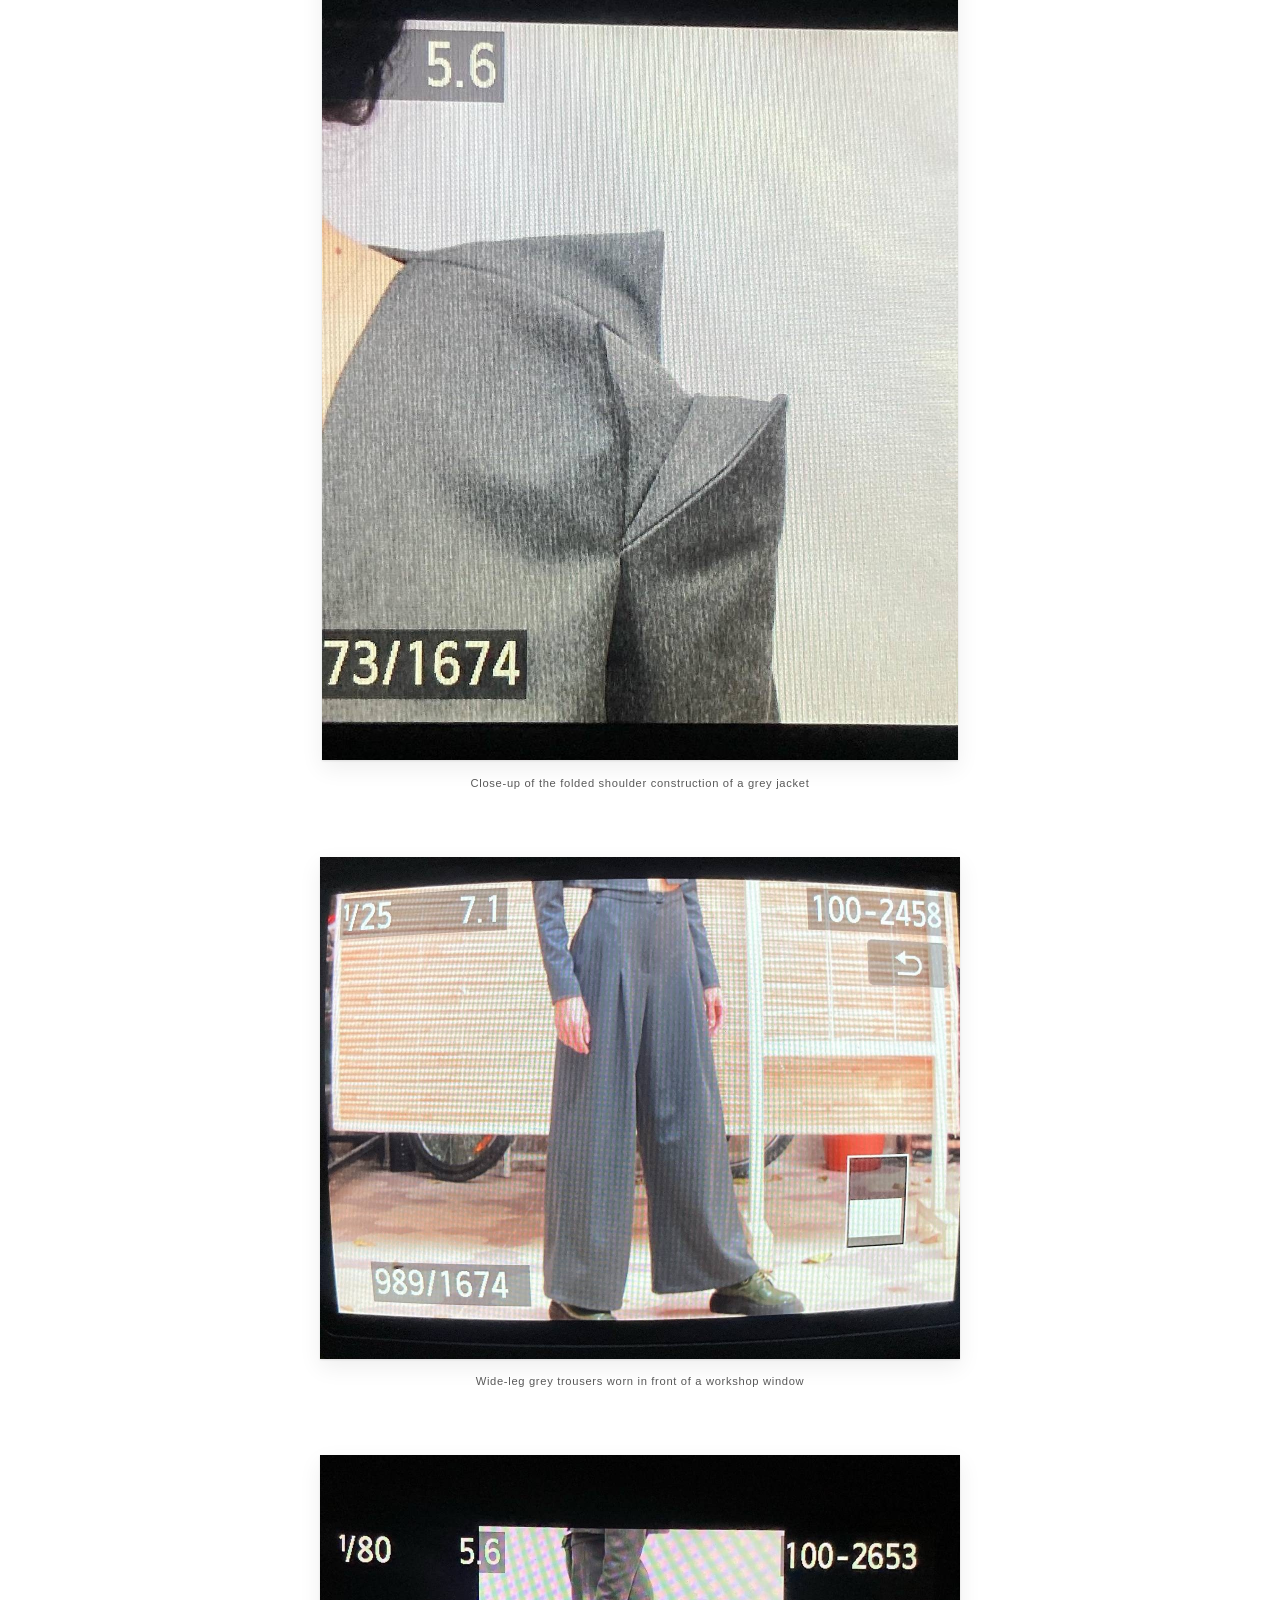
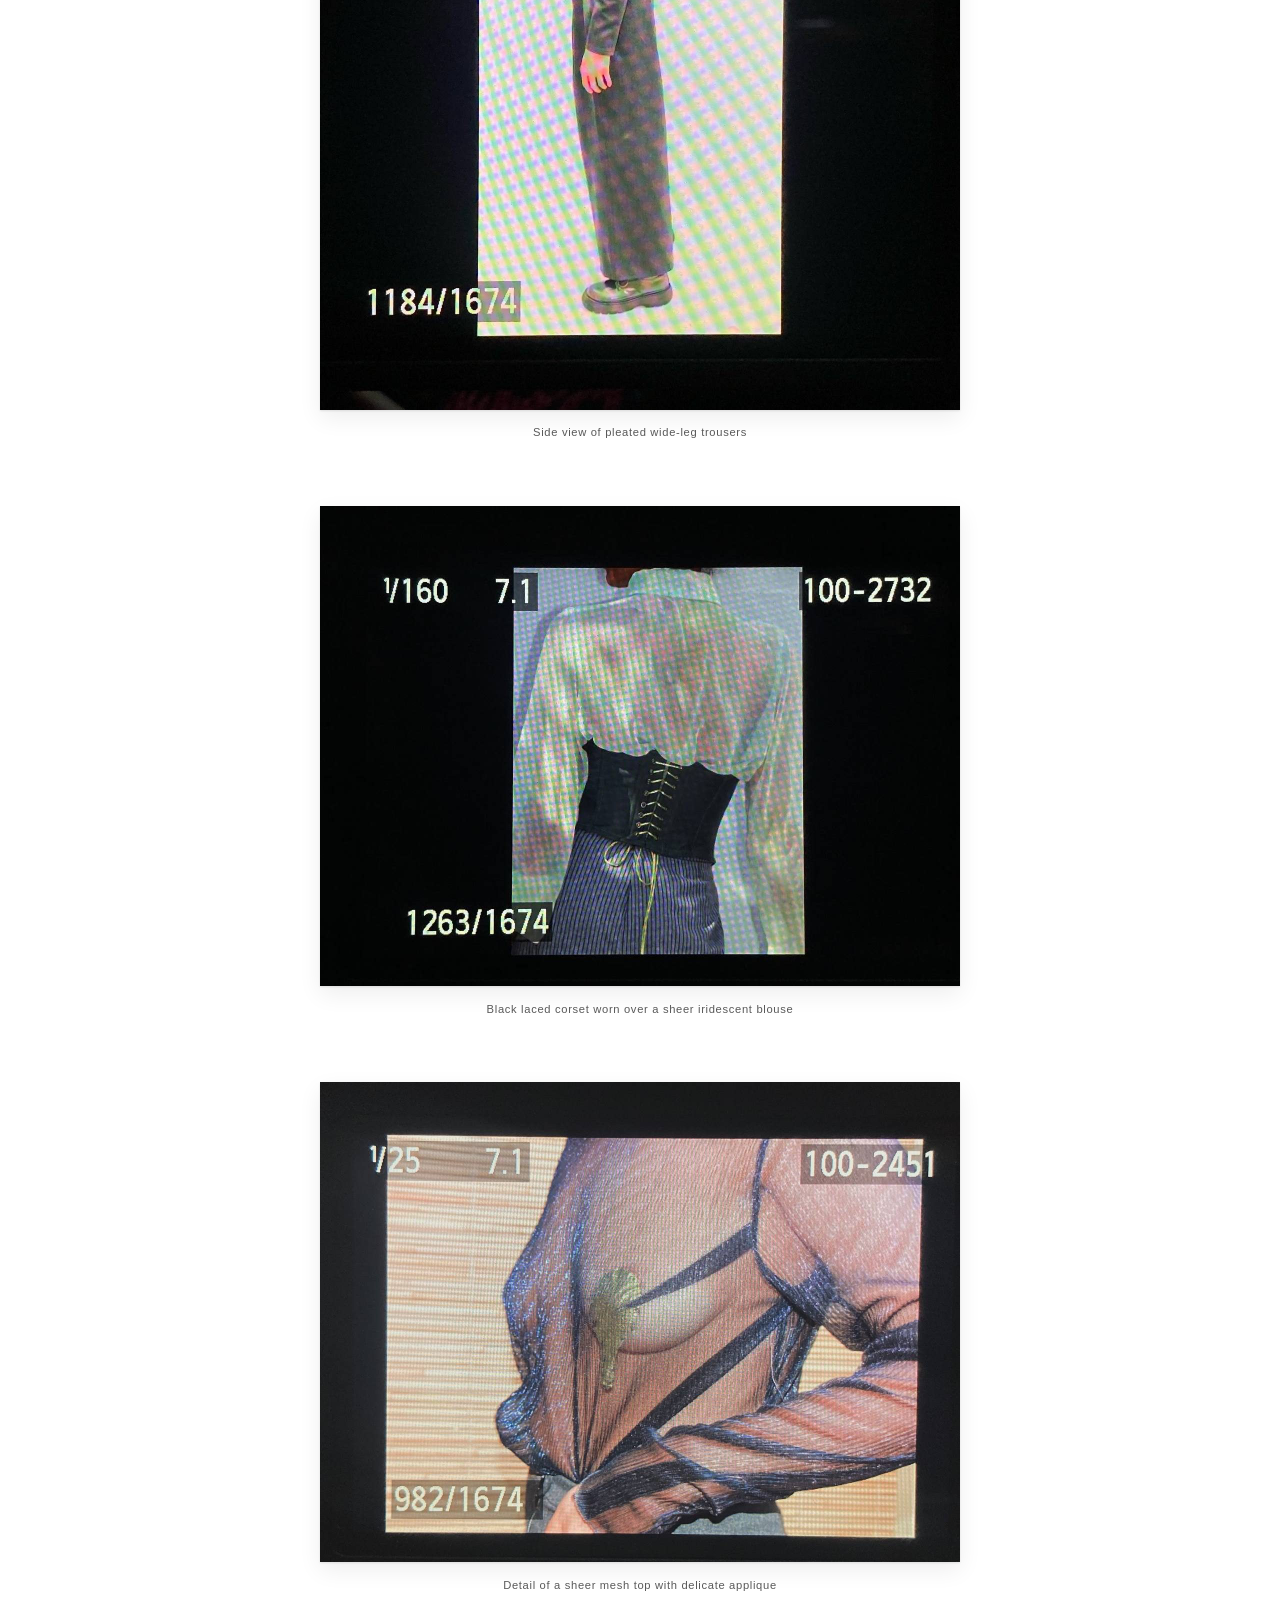
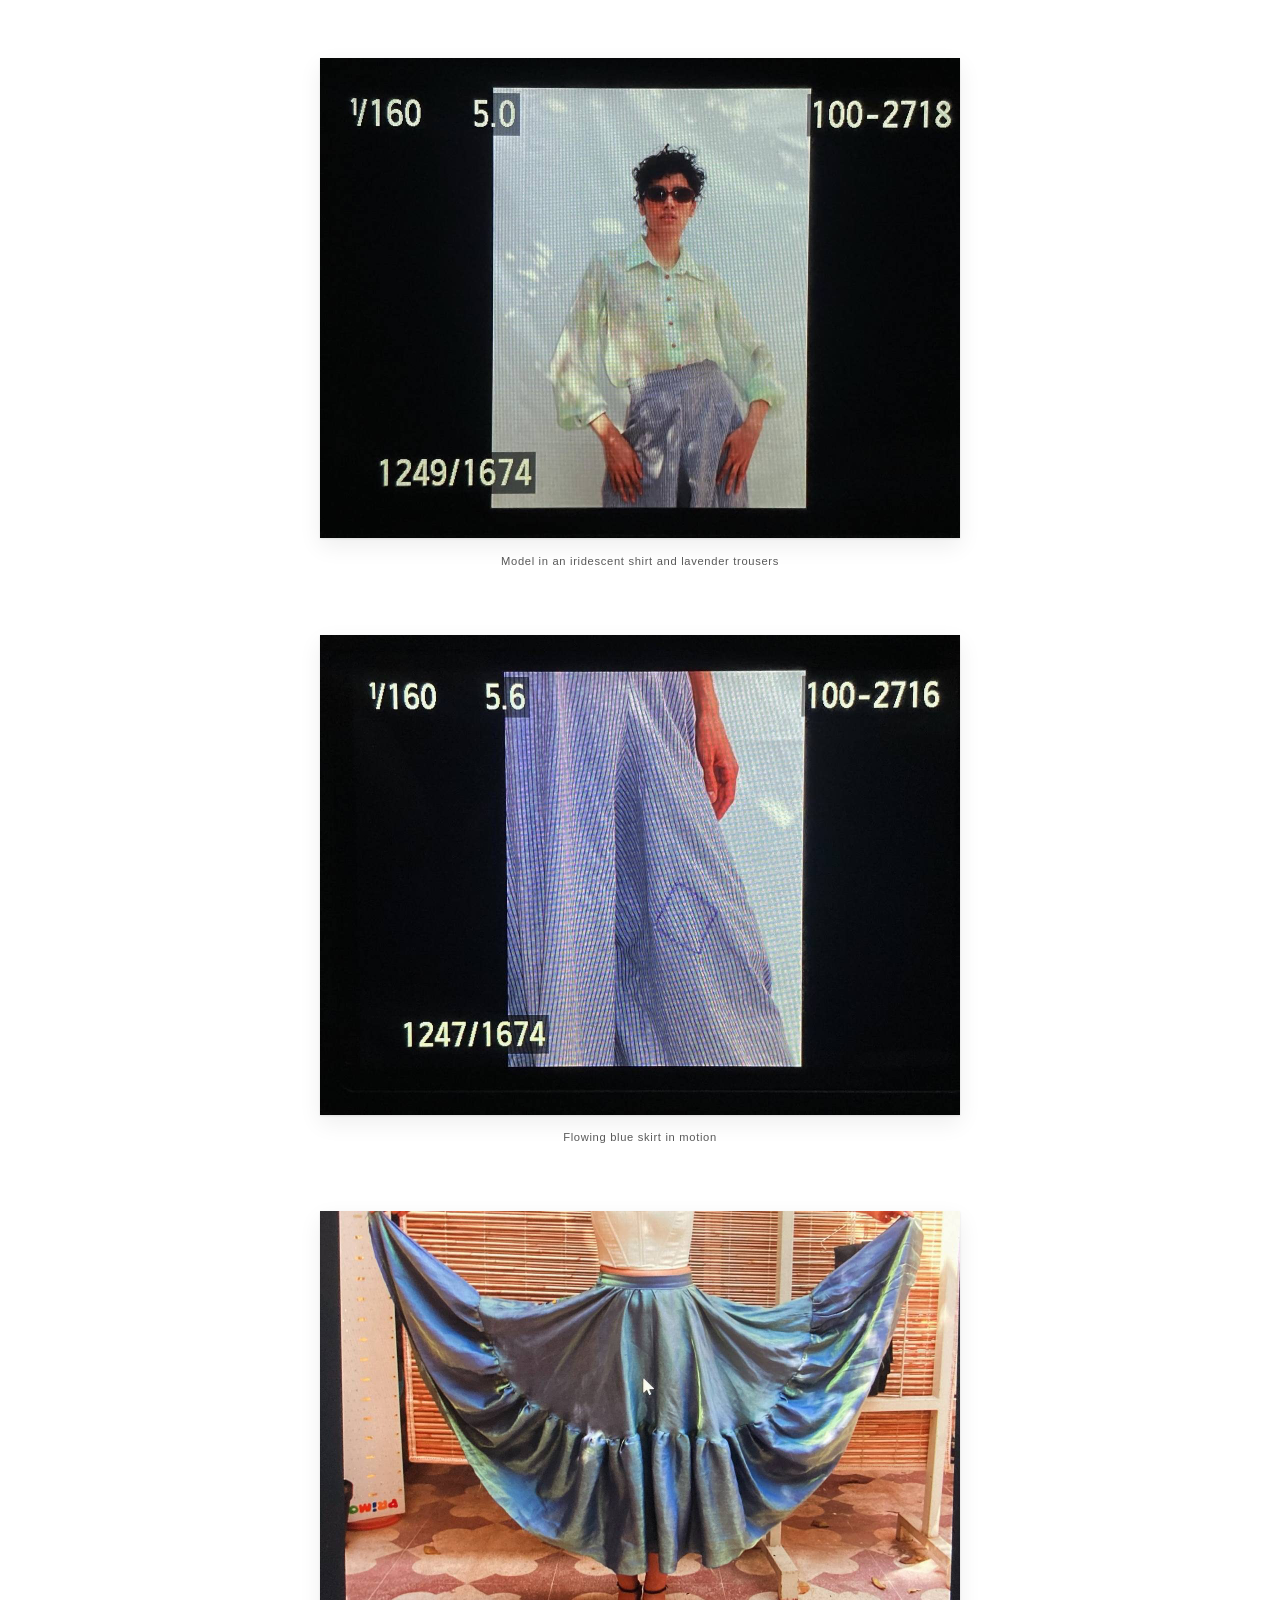
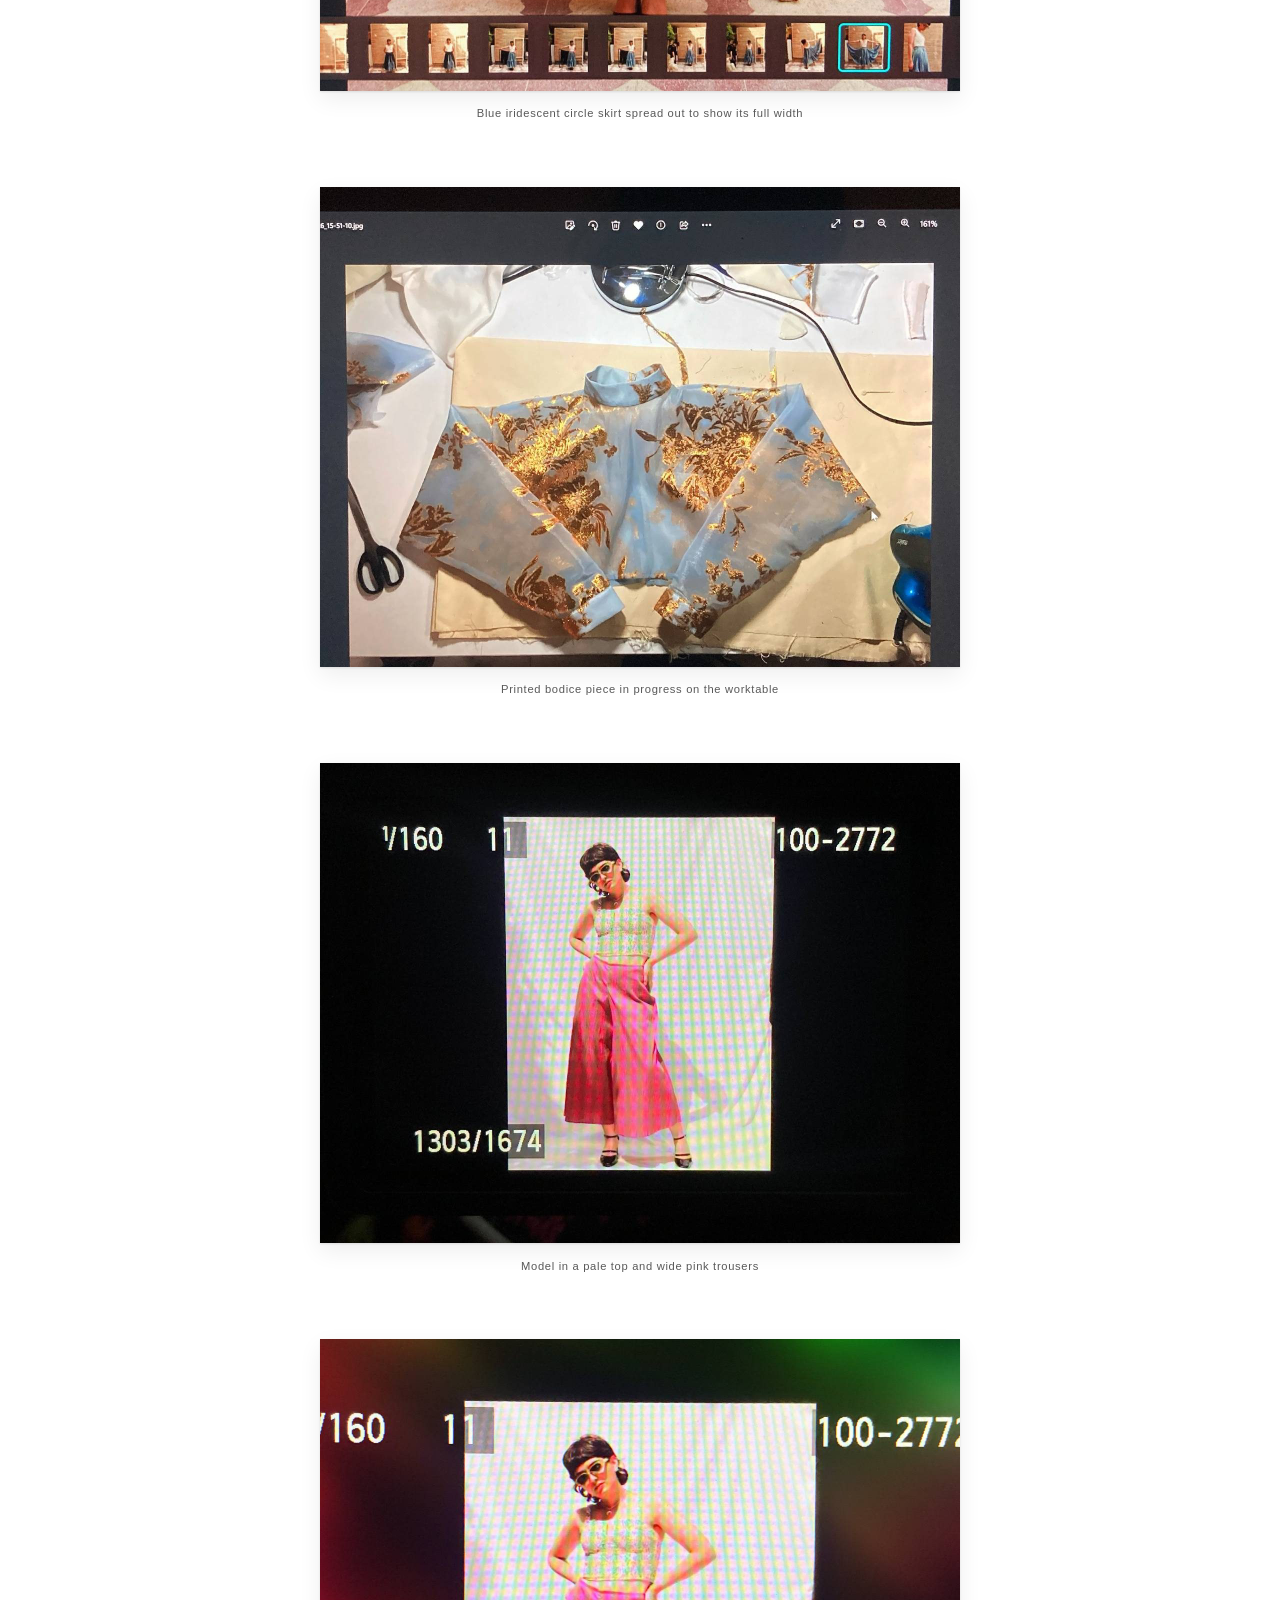
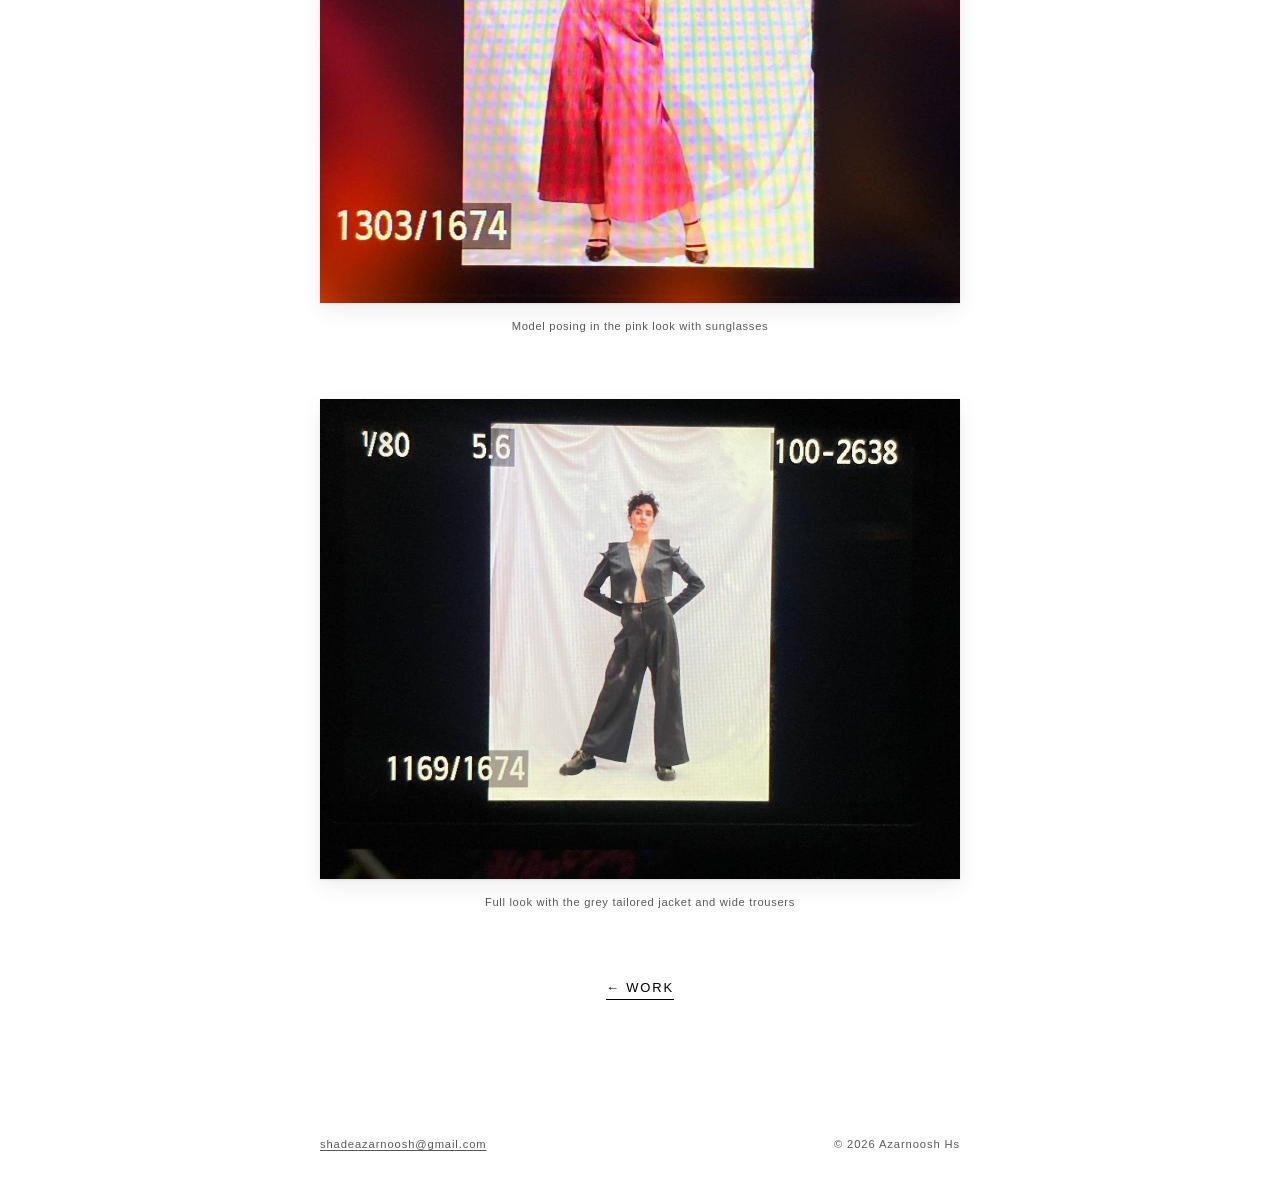
<file: projects/02-tailoring.html>
<!DOCTYPE html>
<html lang="en">
<head>
<meta charset="utf-8">
<meta name="viewport" content="width=device-width, initial-scale=1">
<title>Tailoring & costume · Azarnoosh Hs</title>
<meta name="description" content="Made-to-measure tailoring and costume by Azarnoosh Hs — corsets, structured jackets and full looks, drafted and sewn by hand.">
<meta property="og:title" content="Tailoring & costume · Azarnoosh Hs">
<meta property="og:description" content="Made-to-measure tailoring and costume by Azarnoosh Hs — corsets, structured jackets and full looks, drafted and sewn by hand.">
<meta property="og:type" content="website">
<link rel="icon" type="image/svg+xml" href="../favicon.svg">
<link rel="stylesheet" href="../css/style.css">
</head>
<body>
<a class="skip" href="#main">Skip to content</a>
<header class="top">
  <a href="../index.html">Azarnoosh&nbsp;Hs</a>
  <nav aria-label="Main">
    <a href="../work.html">Work</a>
  </nav>
</header>
<main id="main" class="page">
  <section class="proj-head">
    <h1>Tailoring &amp; costume</h1>
    <p class="meta">02 · 2022 &ndash; 2025 &middot; made-to-measure &middot; corsets &amp; jackets</p>
    <!-- EDIT: project description below -->
    <p class="desc">Made-to-measure garments built for one body at a time, with a specialty in corsets and structured jackets &mdash; drafted, draped, cut and sewn from first pattern to final stitch.</p>
  </section>
  <section class="stack">
    <figure>
      <img src="../img/p02/grey-suit-front-lg.jpg" alt="Model in a structured grey jacket with sculpted shoulders and wide trousers" width="1280" height="960">
      <figcaption>Model in a structured grey jacket with sculpted shoulders and wide trousers</figcaption>
    </figure>
    <figure>
      <img src="../img/p02/grey-jacket-back-lg.jpg" alt="Back view of a tailored grey jacket with angular shoulder seams" width="1280" height="960" loading="lazy">
      <figcaption>Back view of a tailored grey jacket with angular shoulder seams</figcaption>
    </figure>
    <figure>
      <img src="../img/p02/shoulder-detail-lg.jpg" alt="Close-up of the folded shoulder construction of a grey jacket" width="1027" height="1280" loading="lazy">
      <figcaption>Close-up of the folded shoulder construction of a grey jacket</figcaption>
    </figure>
    <figure>
      <img src="../img/p02/wide-trousers-lg.jpg" alt="Wide-leg grey trousers worn in front of a workshop window" width="1280" height="1004" loading="lazy">
      <figcaption>Wide-leg grey trousers worn in front of a workshop window</figcaption>
    </figure>
    <figure>
      <img src="../img/p02/trouser-side-lg.jpg" alt="Side view of pleated wide-leg trousers" width="1280" height="1110" loading="lazy">
      <figcaption>Side view of pleated wide-leg trousers</figcaption>
    </figure>
    <figure>
      <img src="../img/p02/corset-look-lg.jpg" alt="Black laced corset worn over a sheer iridescent blouse" width="1280" height="960" loading="lazy">
      <figcaption>Black laced corset worn over a sheer iridescent blouse</figcaption>
    </figure>
    <figure>
      <img src="../img/p02/mesh-detail-lg.jpg" alt="Detail of a sheer mesh top with delicate applique" width="1280" height="960" loading="lazy">
      <figcaption>Detail of a sheer mesh top with delicate applique</figcaption>
    </figure>
    <figure>
      <img src="../img/p02/shirt-look-lg.jpg" alt="Model in an iridescent shirt and lavender trousers" width="1280" height="960" loading="lazy">
      <figcaption>Model in an iridescent shirt and lavender trousers</figcaption>
    </figure>
    <figure>
      <img src="../img/p02/blue-skirt-lg.jpg" alt="Flowing blue skirt in motion" width="1280" height="960" loading="lazy">
      <figcaption>Flowing blue skirt in motion</figcaption>
    </figure>
    <figure>
      <img src="../img/p02/circle-skirt-lg.jpg" alt="Blue iridescent circle skirt spread out to show its full width" width="1280" height="960" loading="lazy">
      <figcaption>Blue iridescent circle skirt spread out to show its full width</figcaption>
    </figure>
    <figure>
      <img src="../img/p02/bodice-wip-lg.jpg" alt="Printed bodice piece in progress on the worktable" width="1280" height="960" loading="lazy">
      <figcaption>Printed bodice piece in progress on the worktable</figcaption>
    </figure>
    <figure>
      <img src="../img/p02/pink-look-lg.jpg" alt="Model in a pale top and wide pink trousers" width="1280" height="960" loading="lazy">
      <figcaption>Model in a pale top and wide pink trousers</figcaption>
    </figure>
    <figure>
      <img src="../img/p02/pink-look-pose-lg.jpg" alt="Model posing in the pink look with sunglasses" width="1280" height="1128" loading="lazy">
      <figcaption>Model posing in the pink look with sunglasses</figcaption>
    </figure>
    <figure>
      <img src="../img/p02/grey-suit-pose-lg.jpg" alt="Full look with the grey tailored jacket and wide trousers" width="1280" height="960" loading="lazy">
      <figcaption>Full look with the grey tailored jacket and wide trousers</figcaption>
    </figure>
  </section>
  <nav class="foot-nav"><a href="../work.html">← Work</a></nav>
</main>
<footer class="site-foot">
  <span><a href="mailto:shadeazarnoosh@gmail.com">shadeazarnoosh@gmail.com</a></span>
  <span>© 2026 Azarnoosh Hs</span>
</footer>
</body>
</html>
</file>
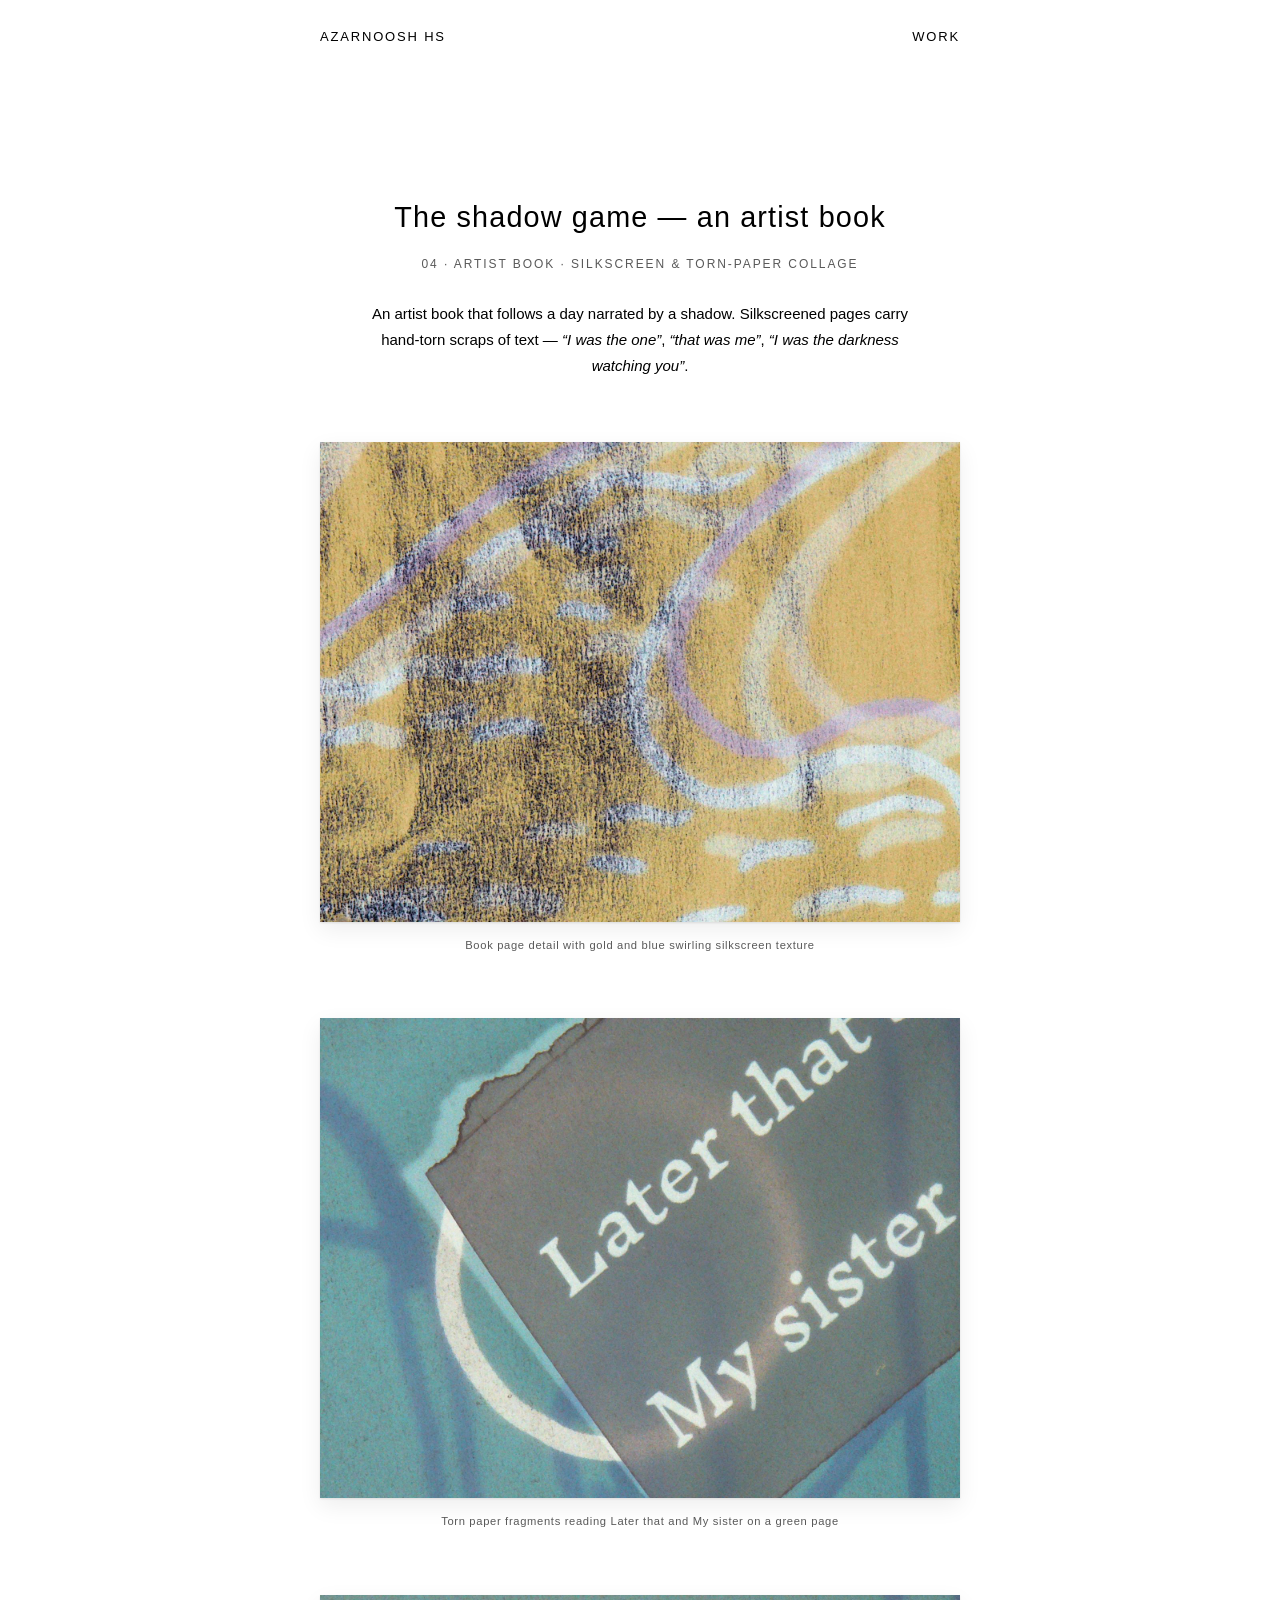
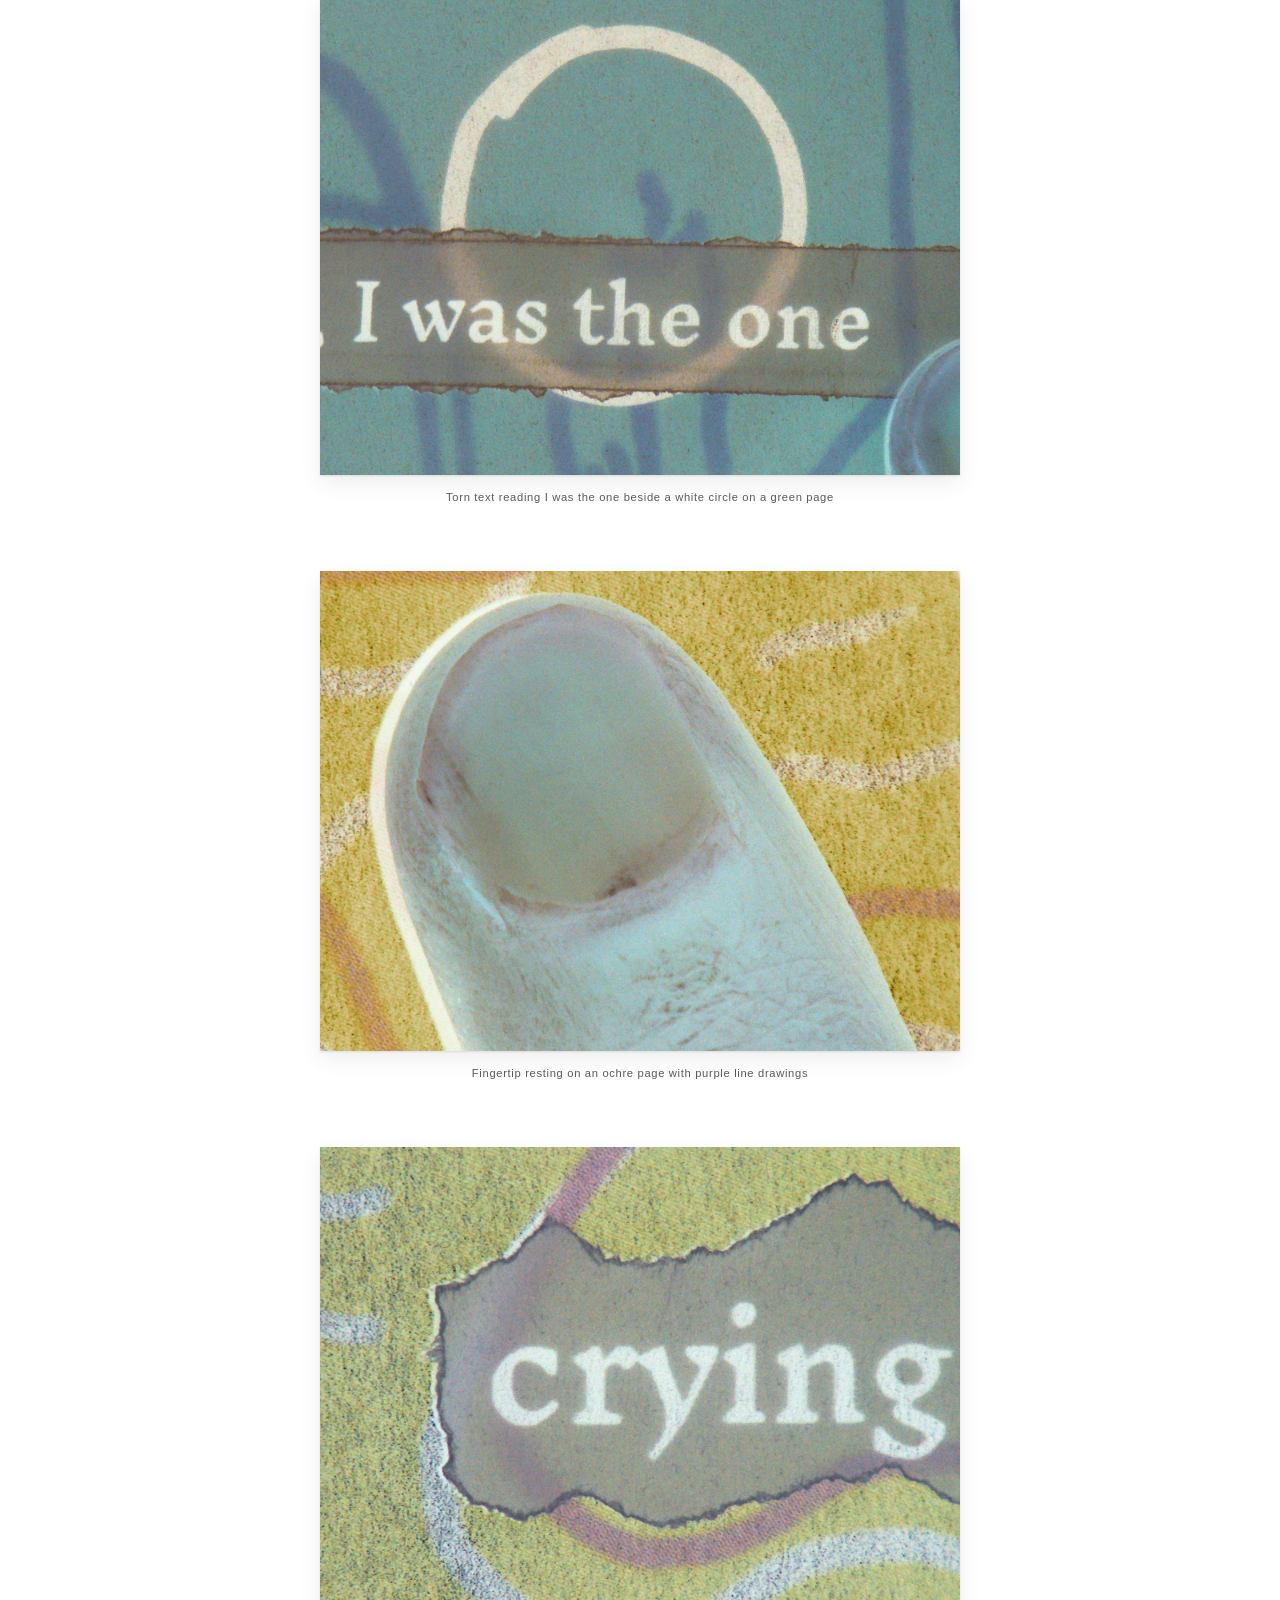
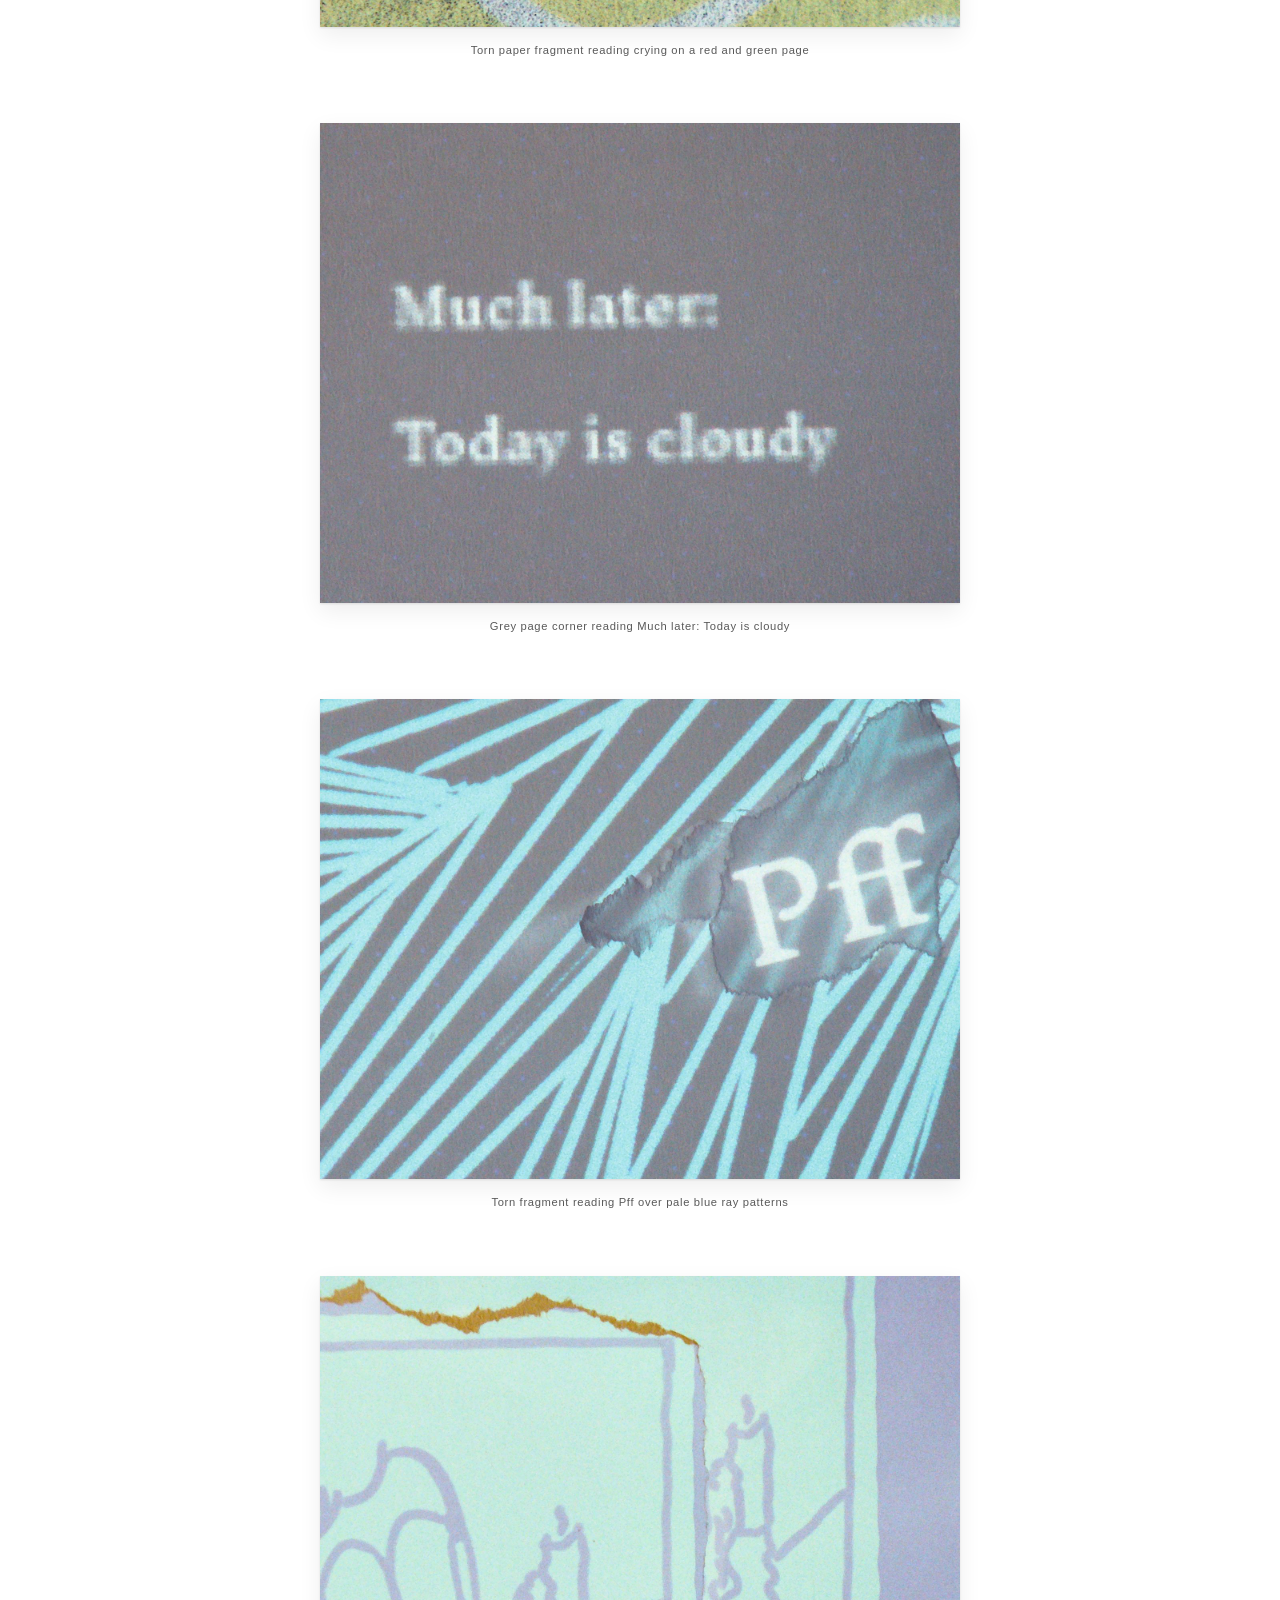
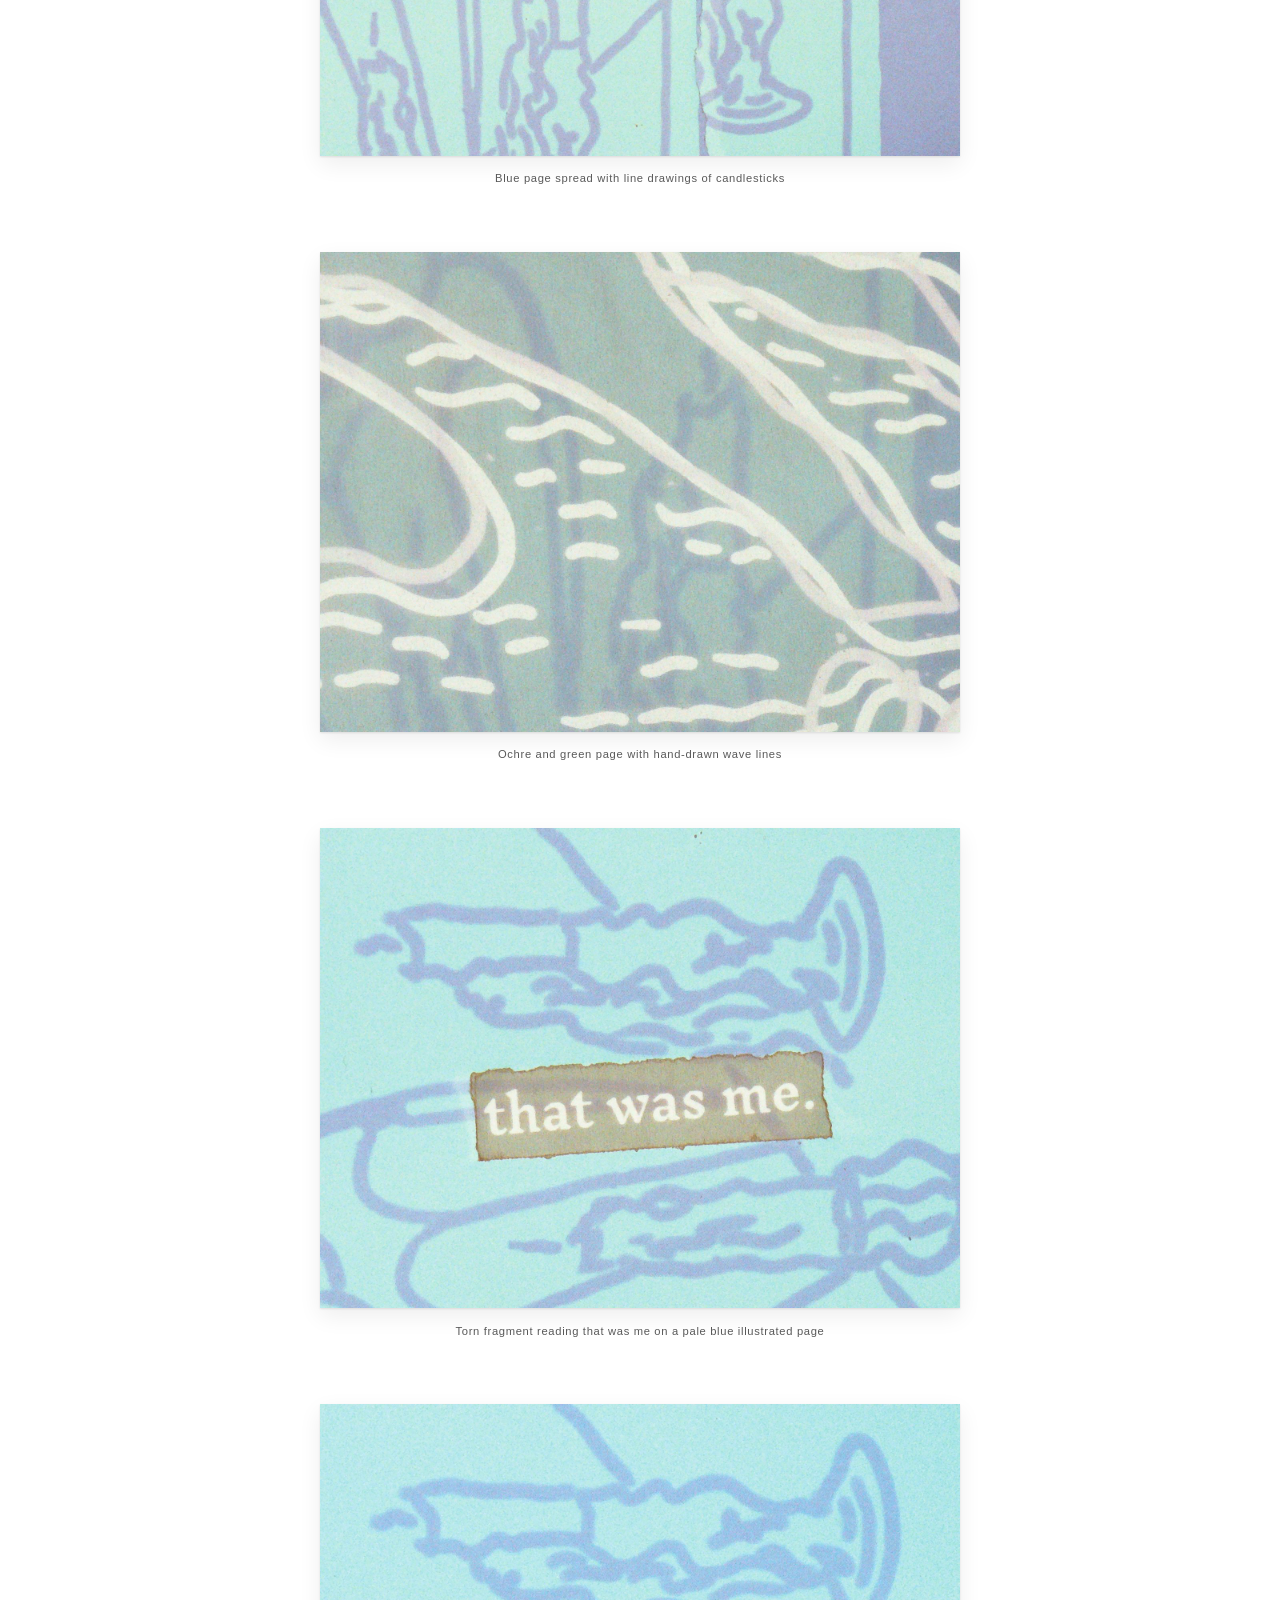
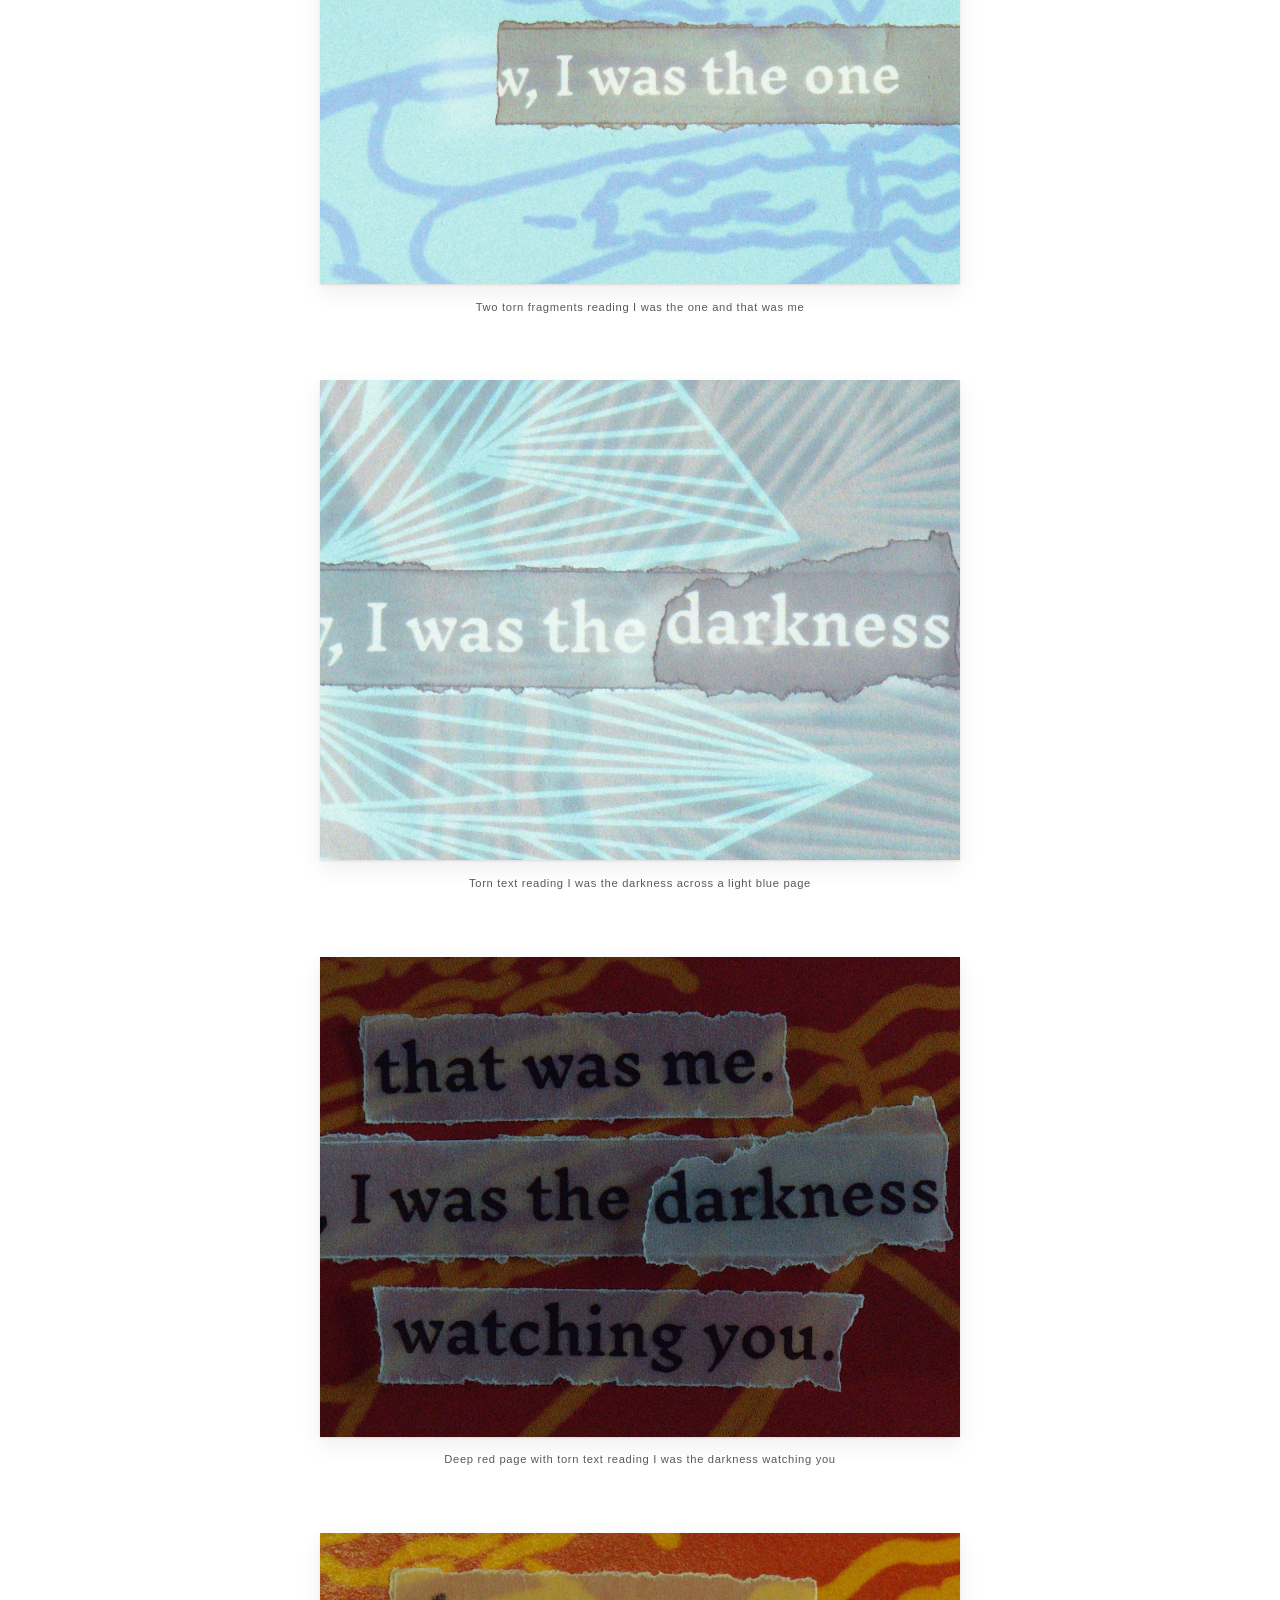
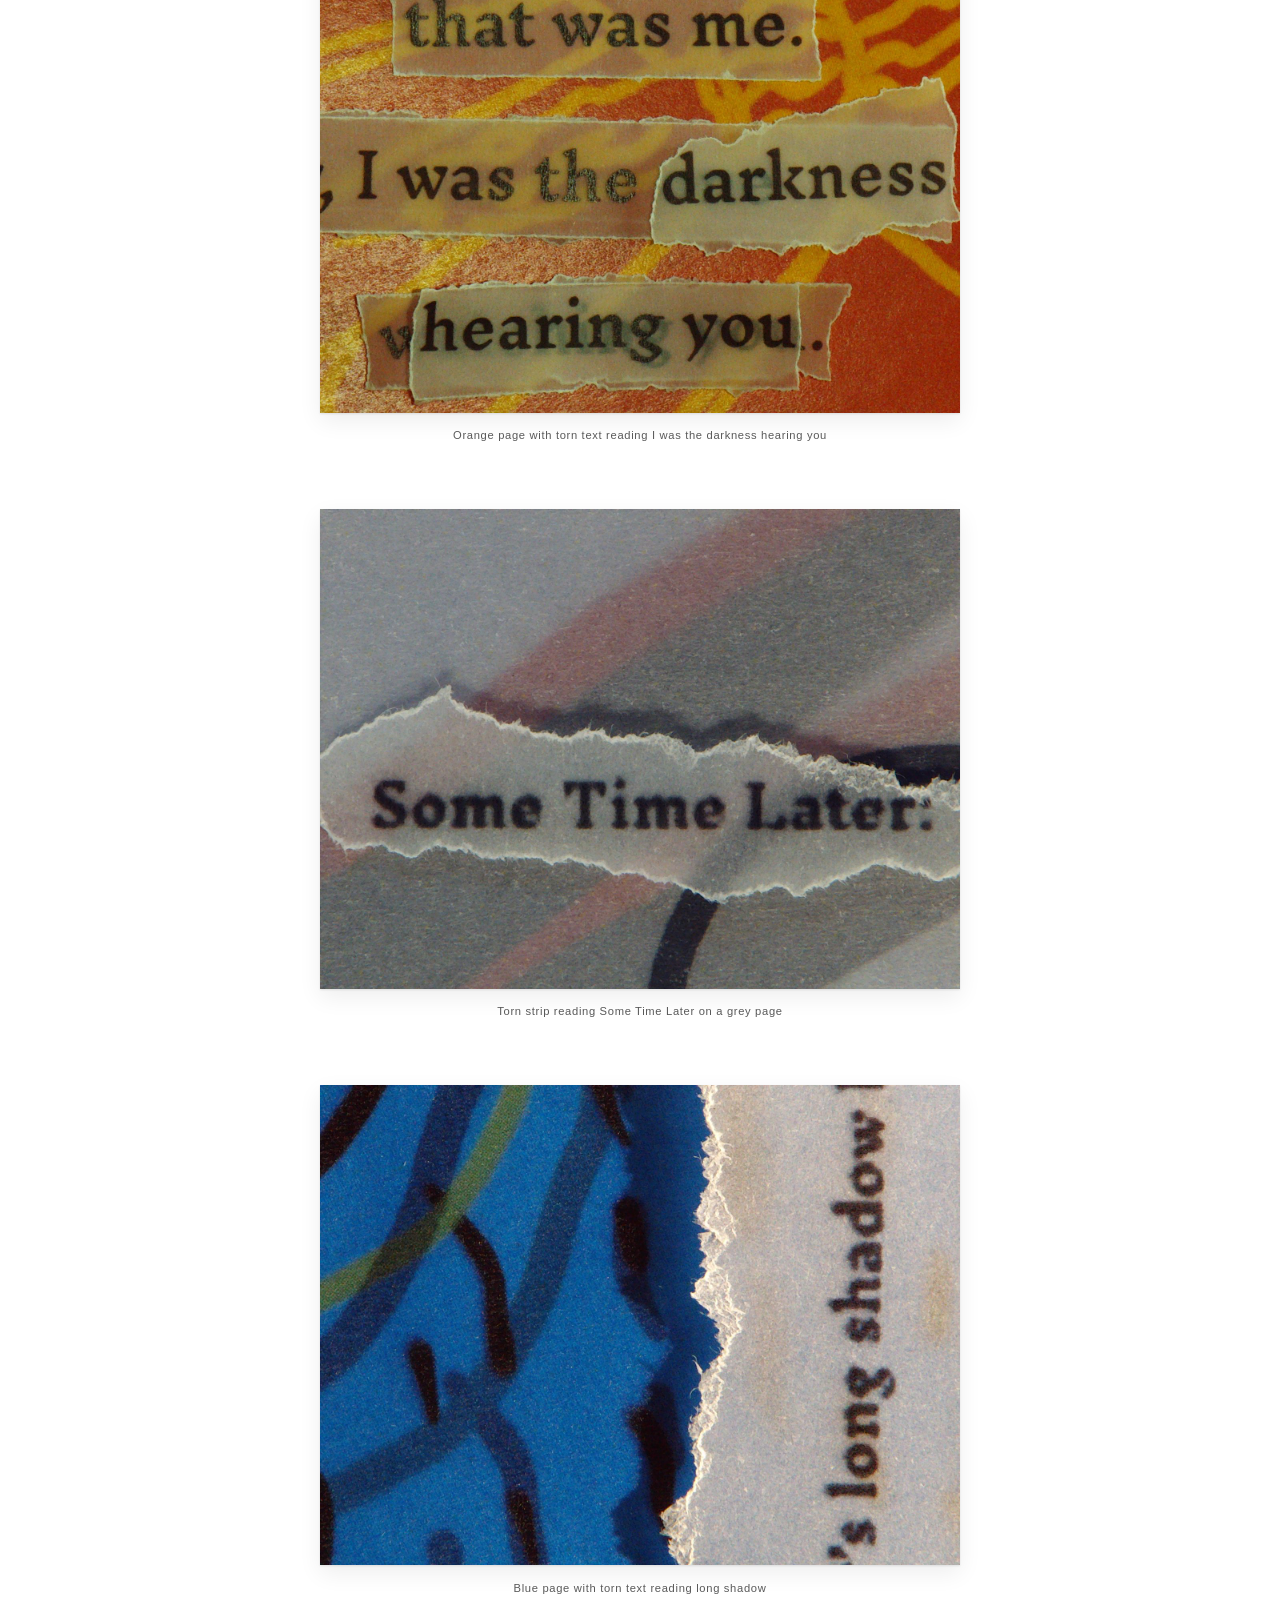
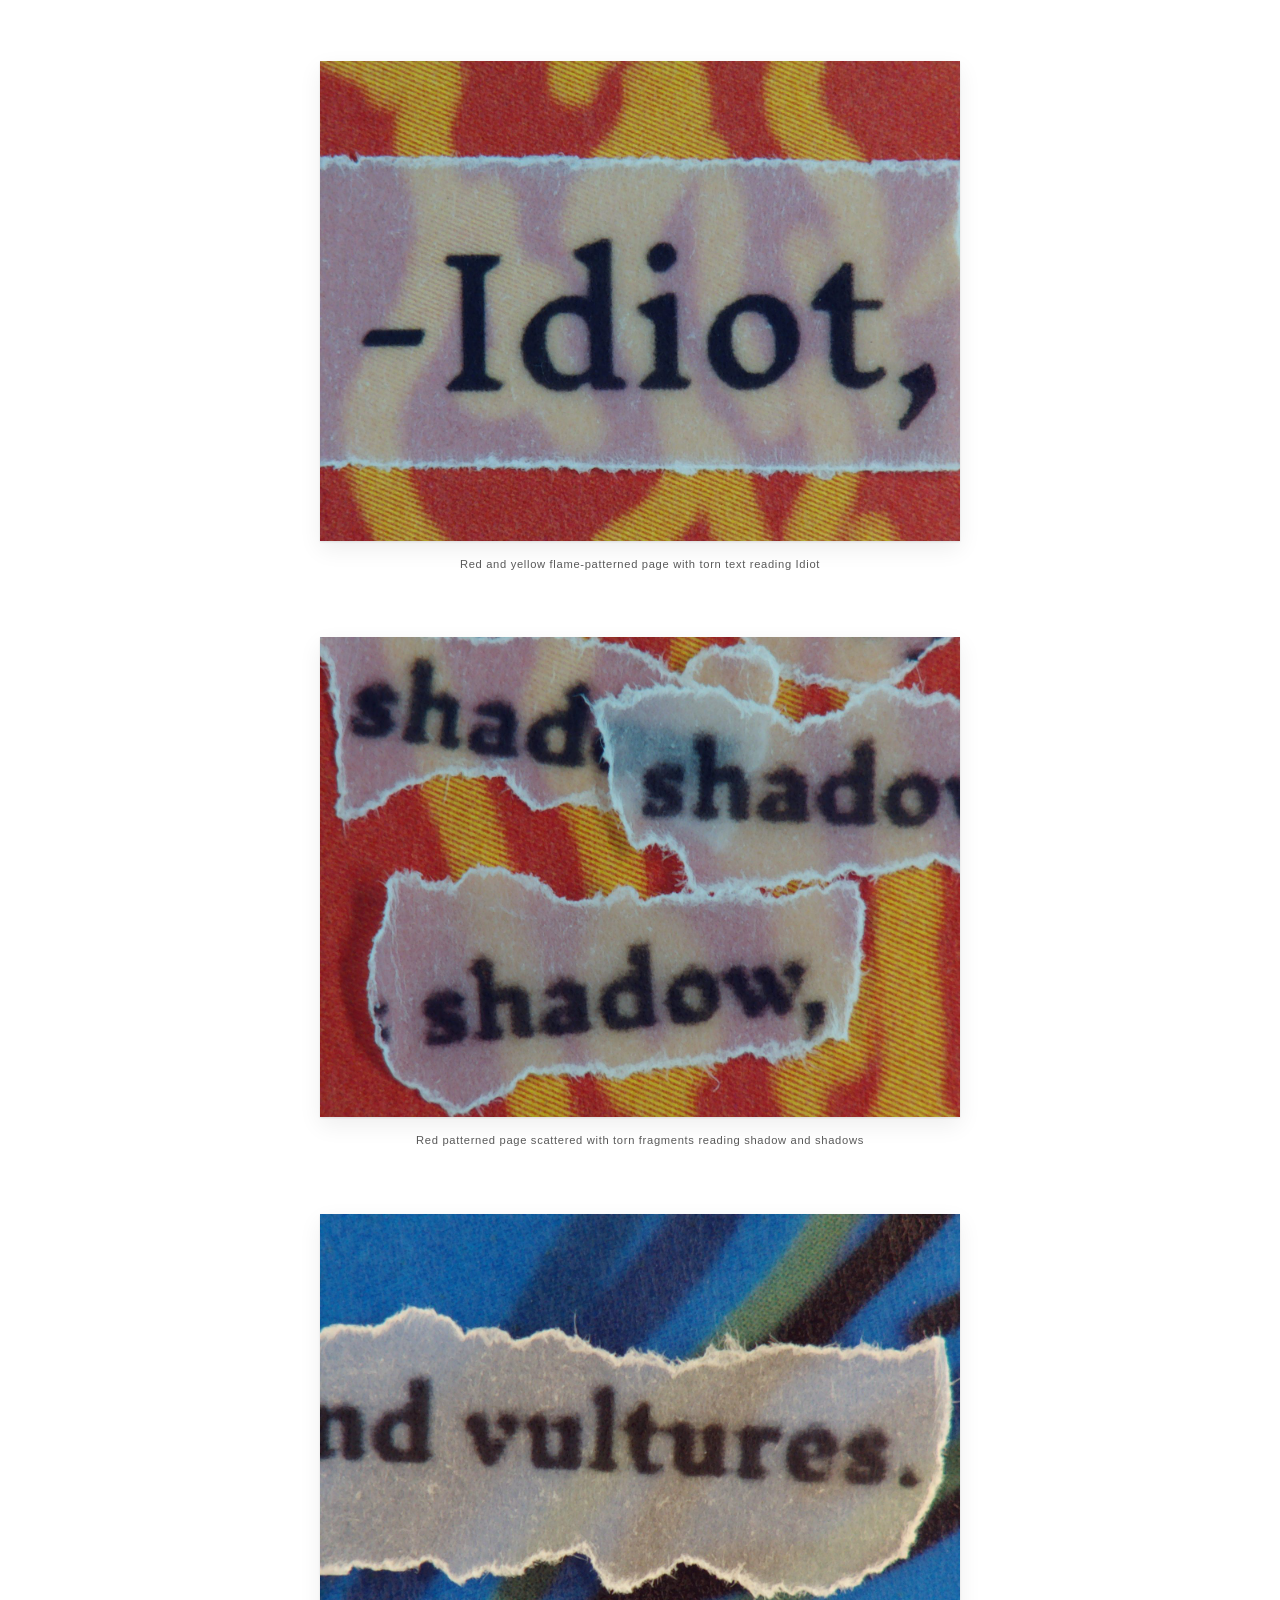
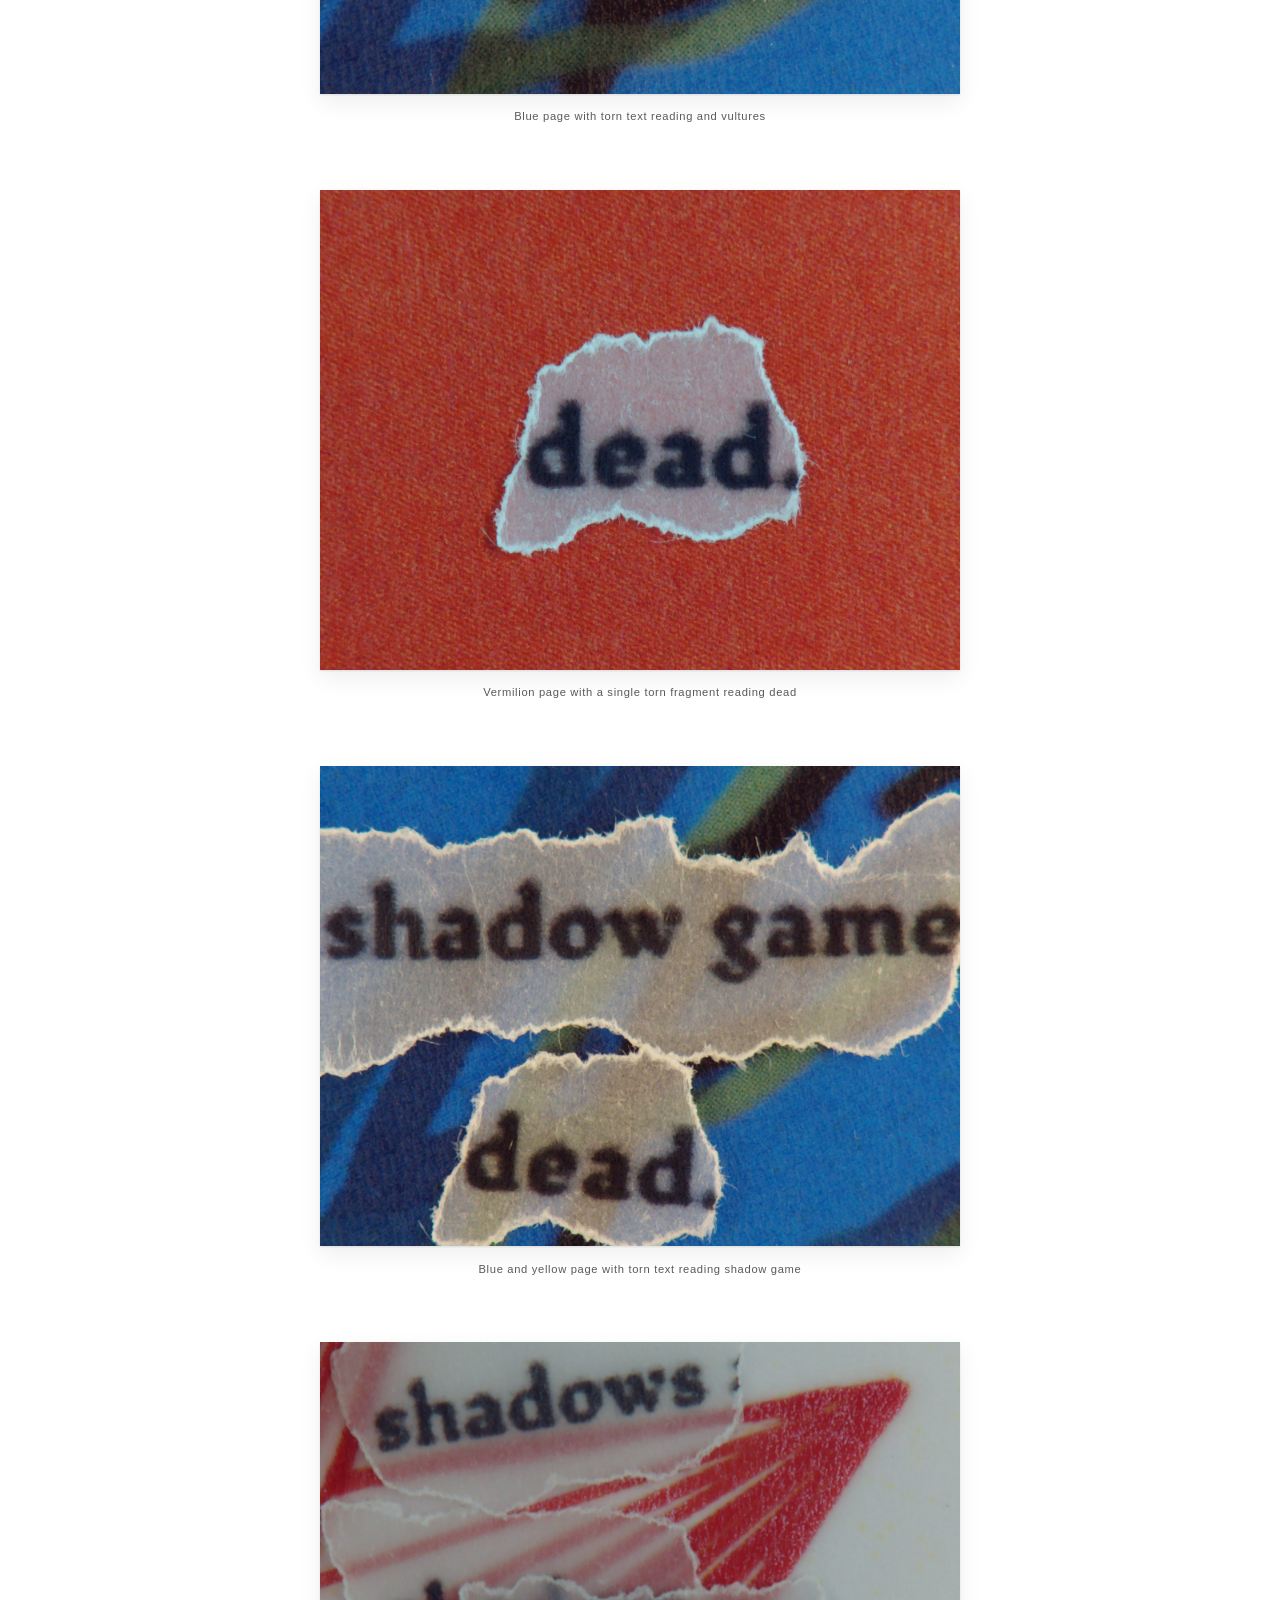
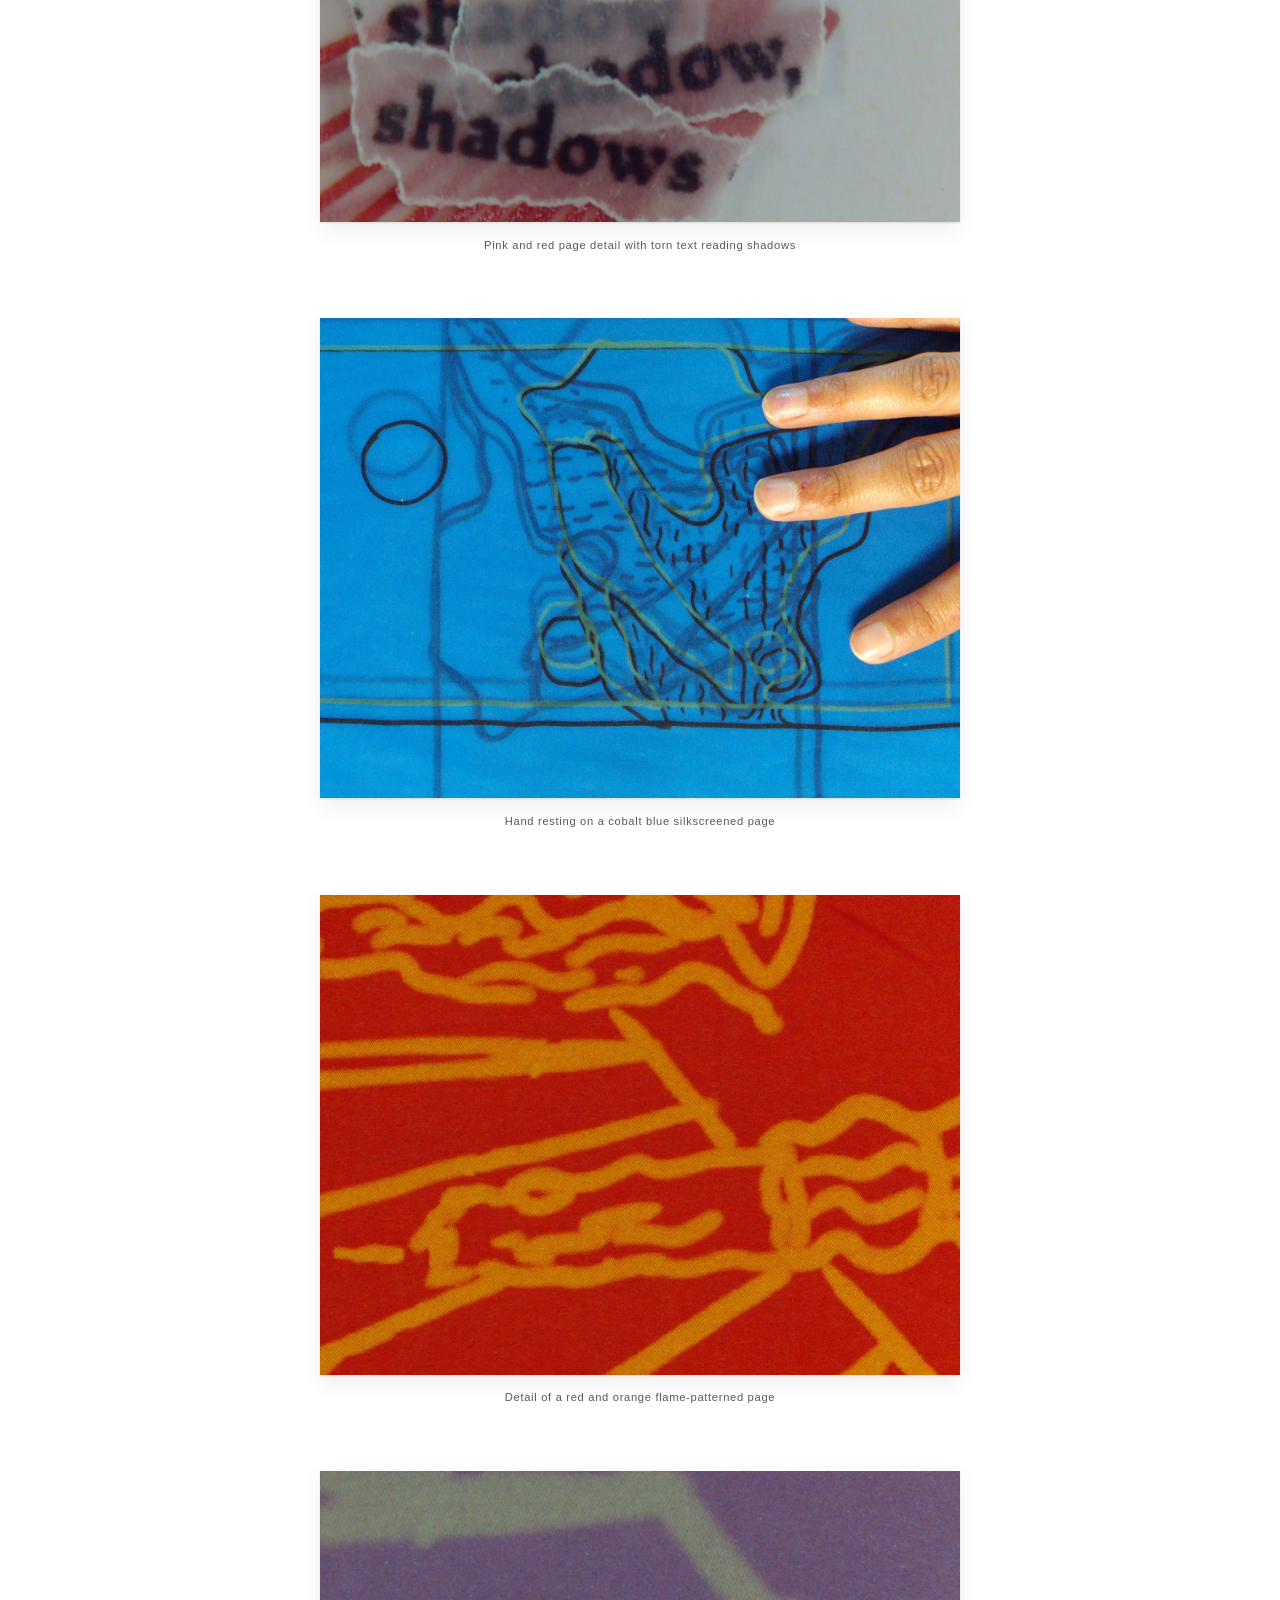
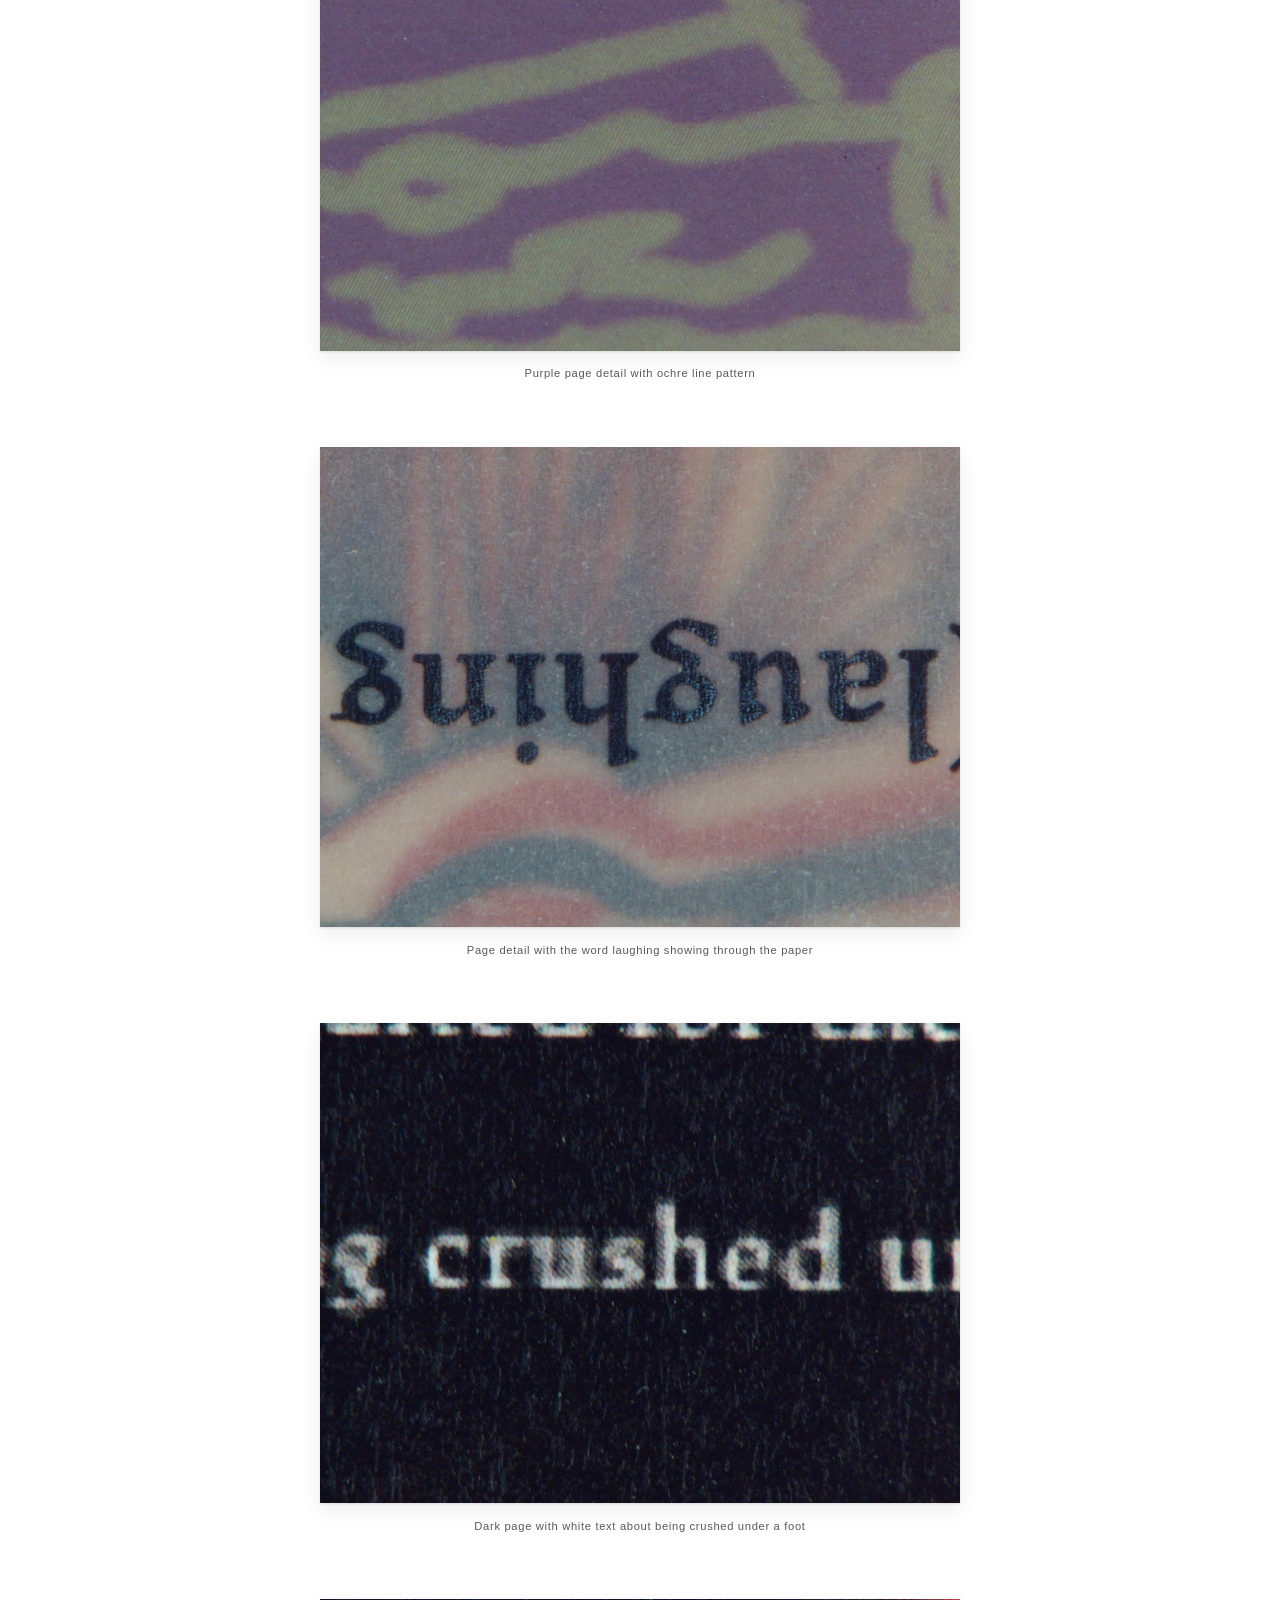
<file: projects/04-shadow-game.html>
<!DOCTYPE html>
<html lang="en">
<head>
<meta charset="utf-8">
<meta name="viewport" content="width=device-width, initial-scale=1">
<title>The shadow game — an artist book · Azarnoosh Hs</title>
<meta name="description" content="An artist book by Azarnoosh Hs: silkscreened pages and hand-torn text fragments narrating a day in the life of a shadow.">
<meta property="og:title" content="The shadow game — an artist book · Azarnoosh Hs">
<meta property="og:description" content="An artist book by Azarnoosh Hs: silkscreened pages and hand-torn text fragments narrating a day in the life of a shadow.">
<meta property="og:type" content="website">
<link rel="icon" type="image/svg+xml" href="../favicon.svg">
<link rel="stylesheet" href="../css/style.css">
</head>
<body>
<a class="skip" href="#main">Skip to content</a>
<header class="top">
  <a href="../index.html">Azarnoosh&nbsp;Hs</a>
  <nav aria-label="Main">
    <a href="../work.html">Work</a>
  </nav>
</header>
<main id="main" class="page">
  <section class="proj-head">
    <h1>The shadow game &mdash; an artist book</h1>
    <p class="meta">04 · artist book &middot; silkscreen &amp; torn-paper collage</p>
    <!-- EDIT: project description below -->
    <p class="desc">An artist book that follows a day narrated by a shadow. Silkscreened pages carry hand-torn scraps of text &mdash; <em>&ldquo;I was the one&rdquo;</em>, <em>&ldquo;that was me&rdquo;</em>, <em>&ldquo;I was the darkness watching you&rdquo;</em>.<!-- EDIT: working title & description — to be confirmed by Azarnoosh --></p>
  </section>
  <section class="stack">
    <figure>
      <img src="../img/p04/gold-swirl-lg.jpg" alt="Book page detail with gold and blue swirling silkscreen texture" width="1600" height="1200">
      <figcaption>Book page detail with gold and blue swirling silkscreen texture</figcaption>
    </figure>
    <figure>
      <img src="../img/p04/later-that-lg.jpg" alt="Torn paper fragments reading Later that and My sister on a green page" width="1600" height="1200" loading="lazy">
      <figcaption>Torn paper fragments reading Later that and My sister on a green page</figcaption>
    </figure>
    <figure>
      <img src="../img/p04/i-was-the-one-lg.jpg" alt="Torn text reading I was the one beside a white circle on a green page" width="1600" height="1200" loading="lazy">
      <figcaption>Torn text reading I was the one beside a white circle on a green page</figcaption>
    </figure>
    <figure>
      <img src="../img/p04/finger-lg.jpg" alt="Fingertip resting on an ochre page with purple line drawings" width="1600" height="1200" loading="lazy">
      <figcaption>Fingertip resting on an ochre page with purple line drawings</figcaption>
    </figure>
    <figure>
      <img src="../img/p04/crying-lg.jpg" alt="Torn paper fragment reading crying on a red and green page" width="1600" height="1200" loading="lazy">
      <figcaption>Torn paper fragment reading crying on a red and green page</figcaption>
    </figure>
    <figure>
      <img src="../img/p04/today-is-cloudy-lg.jpg" alt="Grey page corner reading Much later: Today is cloudy" width="1600" height="1200" loading="lazy">
      <figcaption>Grey page corner reading Much later: Today is cloudy</figcaption>
    </figure>
    <figure>
      <img src="../img/p04/pff-lg.jpg" alt="Torn fragment reading Pff over pale blue ray patterns" width="1600" height="1200" loading="lazy">
      <figcaption>Torn fragment reading Pff over pale blue ray patterns</figcaption>
    </figure>
    <figure>
      <img src="../img/p04/candles-lg.jpg" alt="Blue page spread with line drawings of candlesticks" width="1600" height="1200" loading="lazy">
      <figcaption>Blue page spread with line drawings of candlesticks</figcaption>
    </figure>
    <figure>
      <img src="../img/p04/waves-lg.jpg" alt="Ochre and green page with hand-drawn wave lines" width="1600" height="1200" loading="lazy">
      <figcaption>Ochre and green page with hand-drawn wave lines</figcaption>
    </figure>
    <figure>
      <img src="../img/p04/that-was-me-lg.jpg" alt="Torn fragment reading that was me on a pale blue illustrated page" width="1600" height="1200" loading="lazy">
      <figcaption>Torn fragment reading that was me on a pale blue illustrated page</figcaption>
    </figure>
    <figure>
      <img src="../img/p04/one-and-me-lg.jpg" alt="Two torn fragments reading I was the one and that was me" width="1600" height="1200" loading="lazy">
      <figcaption>Two torn fragments reading I was the one and that was me</figcaption>
    </figure>
    <figure>
      <img src="../img/p04/i-was-the-darkness-lg.jpg" alt="Torn text reading I was the darkness across a light blue page" width="1600" height="1200" loading="lazy">
      <figcaption>Torn text reading I was the darkness across a light blue page</figcaption>
    </figure>
    <figure>
      <img src="../img/p04/watching-you-lg.jpg" alt="Deep red page with torn text reading I was the darkness watching you" width="1600" height="1200" loading="lazy">
      <figcaption>Deep red page with torn text reading I was the darkness watching you</figcaption>
    </figure>
    <figure>
      <img src="../img/p04/hearing-you-lg.jpg" alt="Orange page with torn text reading I was the darkness hearing you" width="1600" height="1200" loading="lazy">
      <figcaption>Orange page with torn text reading I was the darkness hearing you</figcaption>
    </figure>
    <figure>
      <img src="../img/p04/some-time-later-lg.jpg" alt="Torn strip reading Some Time Later on a grey page" width="1600" height="1200" loading="lazy">
      <figcaption>Torn strip reading Some Time Later on a grey page</figcaption>
    </figure>
    <figure>
      <img src="../img/p04/long-shadow-lg.jpg" alt="Blue page with torn text reading long shadow" width="1600" height="1200" loading="lazy">
      <figcaption>Blue page with torn text reading long shadow</figcaption>
    </figure>
    <figure>
      <img src="../img/p04/idiot-lg.jpg" alt="Red and yellow flame-patterned page with torn text reading Idiot" width="1600" height="1200" loading="lazy">
      <figcaption>Red and yellow flame-patterned page with torn text reading Idiot</figcaption>
    </figure>
    <figure>
      <img src="../img/p04/shadow-shadows-lg.jpg" alt="Red patterned page scattered with torn fragments reading shadow and shadows" width="1600" height="1200" loading="lazy">
      <figcaption>Red patterned page scattered with torn fragments reading shadow and shadows</figcaption>
    </figure>
    <figure>
      <img src="../img/p04/vultures-lg.jpg" alt="Blue page with torn text reading and vultures" width="1600" height="1200" loading="lazy">
      <figcaption>Blue page with torn text reading and vultures</figcaption>
    </figure>
    <figure>
      <img src="../img/p04/dead-lg.jpg" alt="Vermilion page with a single torn fragment reading dead" width="1600" height="1200" loading="lazy">
      <figcaption>Vermilion page with a single torn fragment reading dead</figcaption>
    </figure>
    <figure>
      <img src="../img/p04/shadow-game-lg.jpg" alt="Blue and yellow page with torn text reading shadow game" width="1600" height="1200" loading="lazy">
      <figcaption>Blue and yellow page with torn text reading shadow game</figcaption>
    </figure>
    <figure>
      <img src="../img/p04/shadows-pink-lg.jpg" alt="Pink and red page detail with torn text reading shadows" width="1600" height="1200" loading="lazy">
      <figcaption>Pink and red page detail with torn text reading shadows</figcaption>
    </figure>
    <figure>
      <img src="../img/p04/hand-on-blue-lg.jpg" alt="Hand resting on a cobalt blue silkscreened page" width="1600" height="1200" loading="lazy">
      <figcaption>Hand resting on a cobalt blue silkscreened page</figcaption>
    </figure>
    <figure>
      <img src="../img/p04/flame-red-lg.jpg" alt="Detail of a red and orange flame-patterned page" width="1600" height="1200" loading="lazy">
      <figcaption>Detail of a red and orange flame-patterned page</figcaption>
    </figure>
    <figure>
      <img src="../img/p04/purple-page-lg.jpg" alt="Purple page detail with ochre line pattern" width="1600" height="1200" loading="lazy">
      <figcaption>Purple page detail with ochre line pattern</figcaption>
    </figure>
    <figure>
      <img src="../img/p04/laughing-lg.jpg" alt="Page detail with the word laughing showing through the paper" width="1600" height="1200" loading="lazy">
      <figcaption>Page detail with the word laughing showing through the paper</figcaption>
    </figure>
    <figure>
      <img src="../img/p04/crushed-lg.jpg" alt="Dark page with white text about being crushed under a foot" width="1600" height="1200" loading="lazy">
      <figcaption>Dark page with white text about being crushed under a foot</figcaption>
    </figure>
    <figure>
      <img src="../img/p04/red-streak-lg.jpg" alt="Dark page with a glowing red brushstroke" width="1600" height="1200" loading="lazy">
      <figcaption>Dark page with a glowing red brushstroke</figcaption>
    </figure>
    <figure>
      <img src="../img/p04/shadow-torn-lg.jpg" alt="Torn fragment reading shadow on a dark illustrated page" width="1600" height="1200" loading="lazy">
      <figcaption>Torn fragment reading shadow on a dark illustrated page</figcaption>
    </figure>
    <figure>
      <img src="../img/p04/crying-under-the-pot-lg.jpg" alt="Blue page with torn text reading crying under the pot" width="1600" height="1200" loading="lazy">
      <figcaption>Blue page with torn text reading crying under the pot</figcaption>
    </figure>
  </section>
  <nav class="foot-nav"><a href="../work.html">← Work</a></nav>
</main>
<footer class="site-foot">
  <span><a href="mailto:shadeazarnoosh@gmail.com">shadeazarnoosh@gmail.com</a></span>
  <span>© 2026 Azarnoosh Hs</span>
</footer>
</body>
</html>
</file>
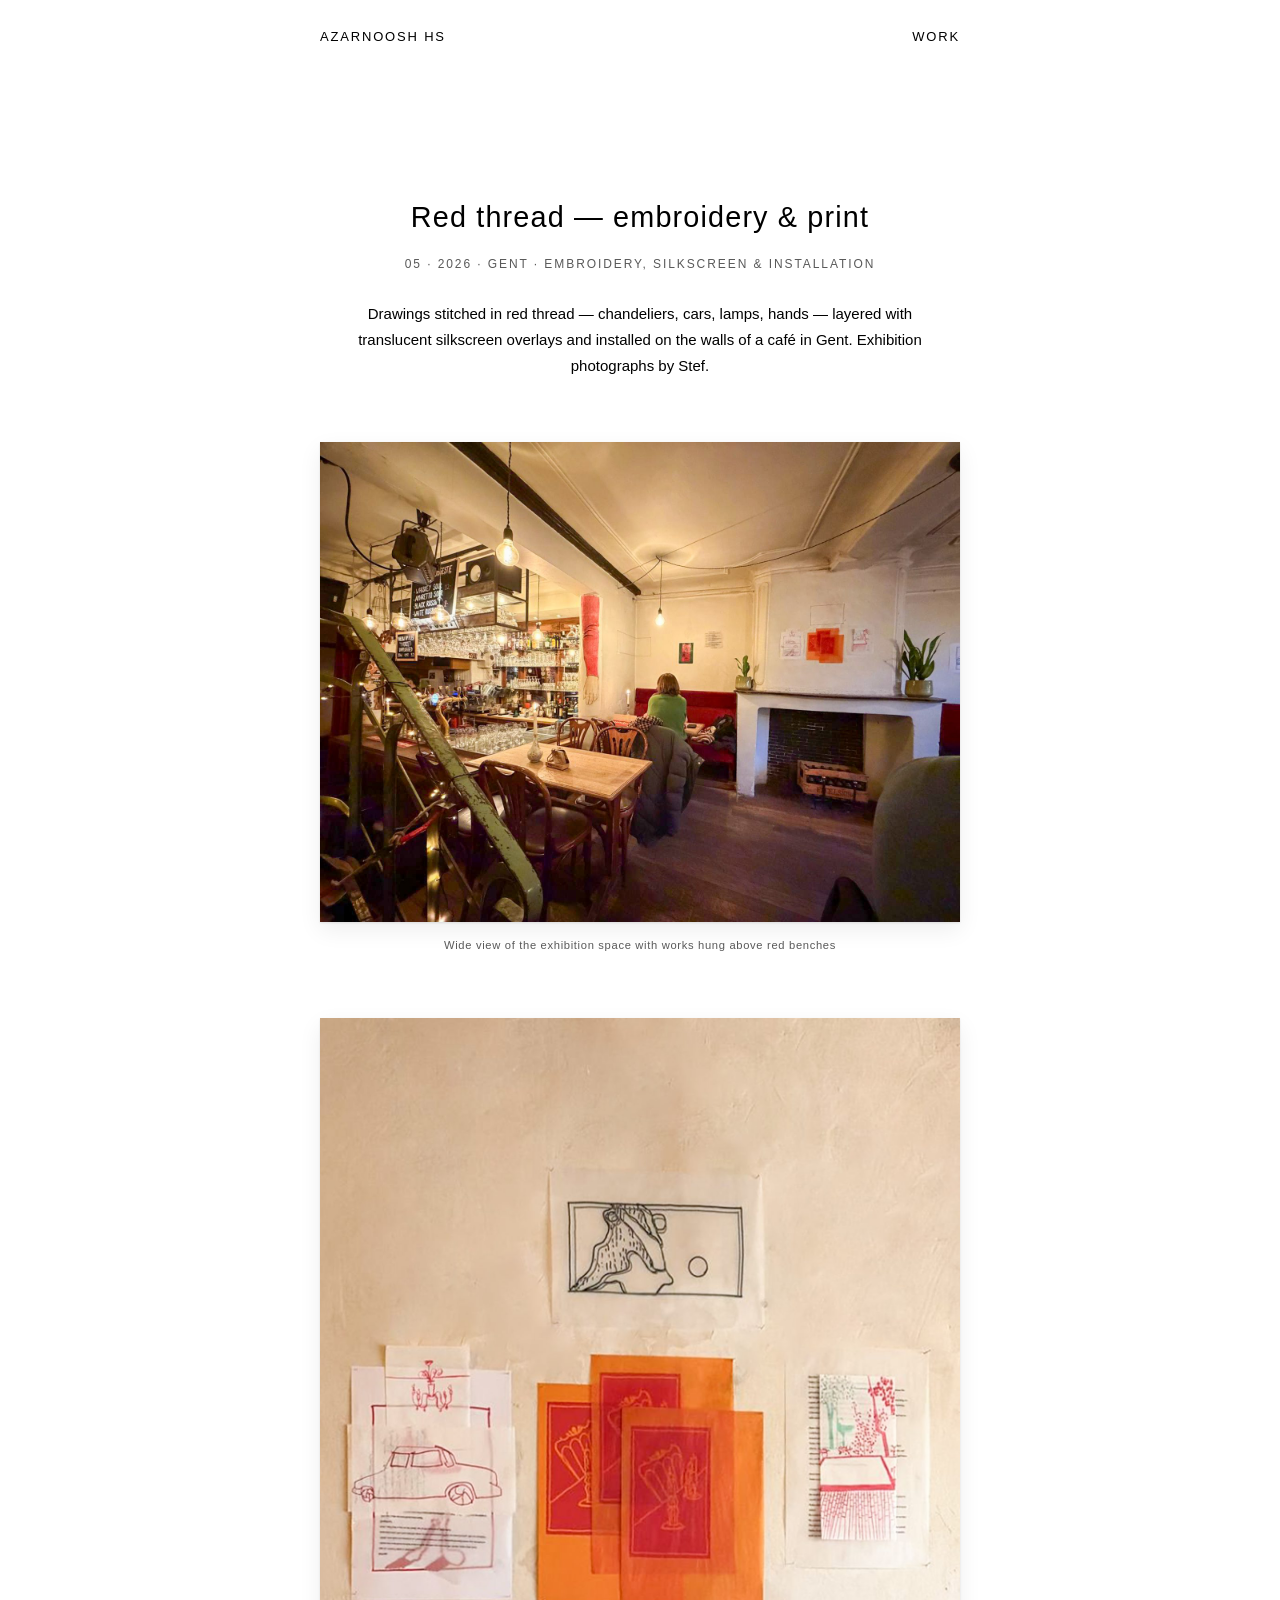
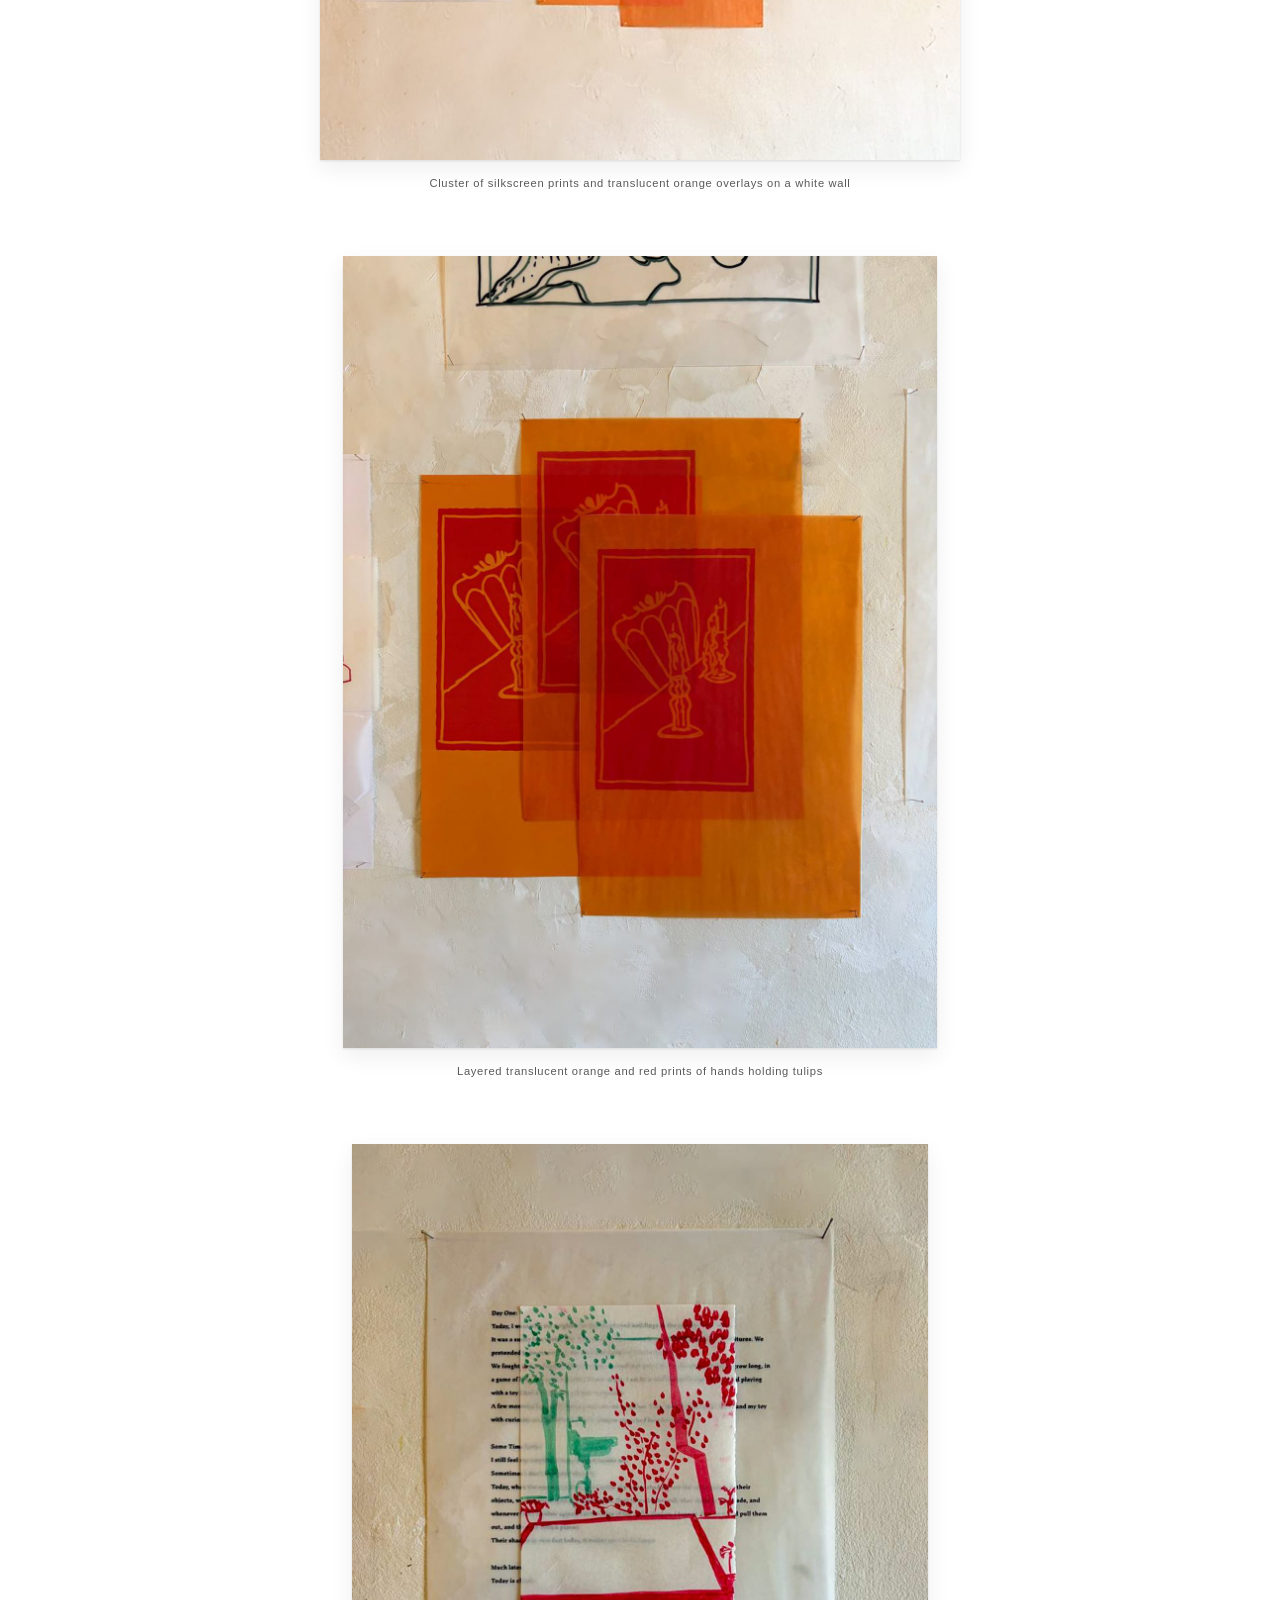
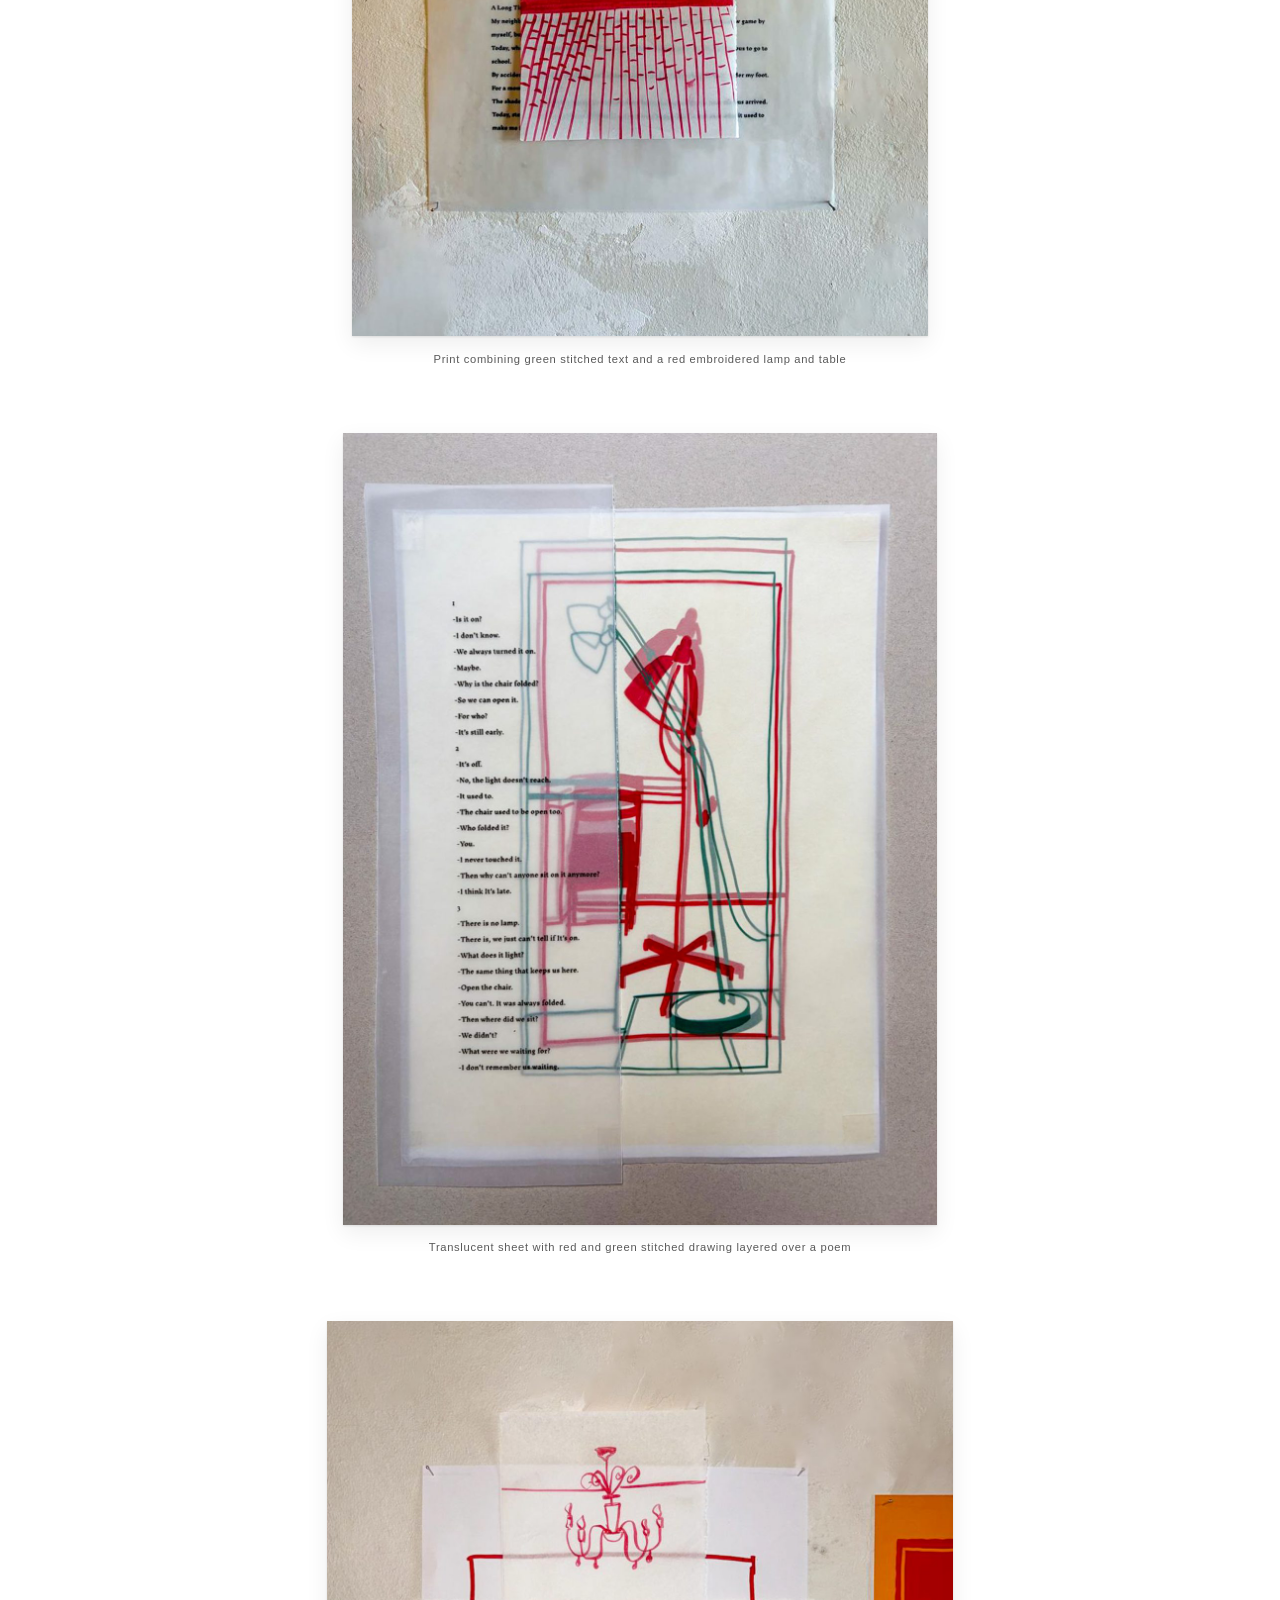
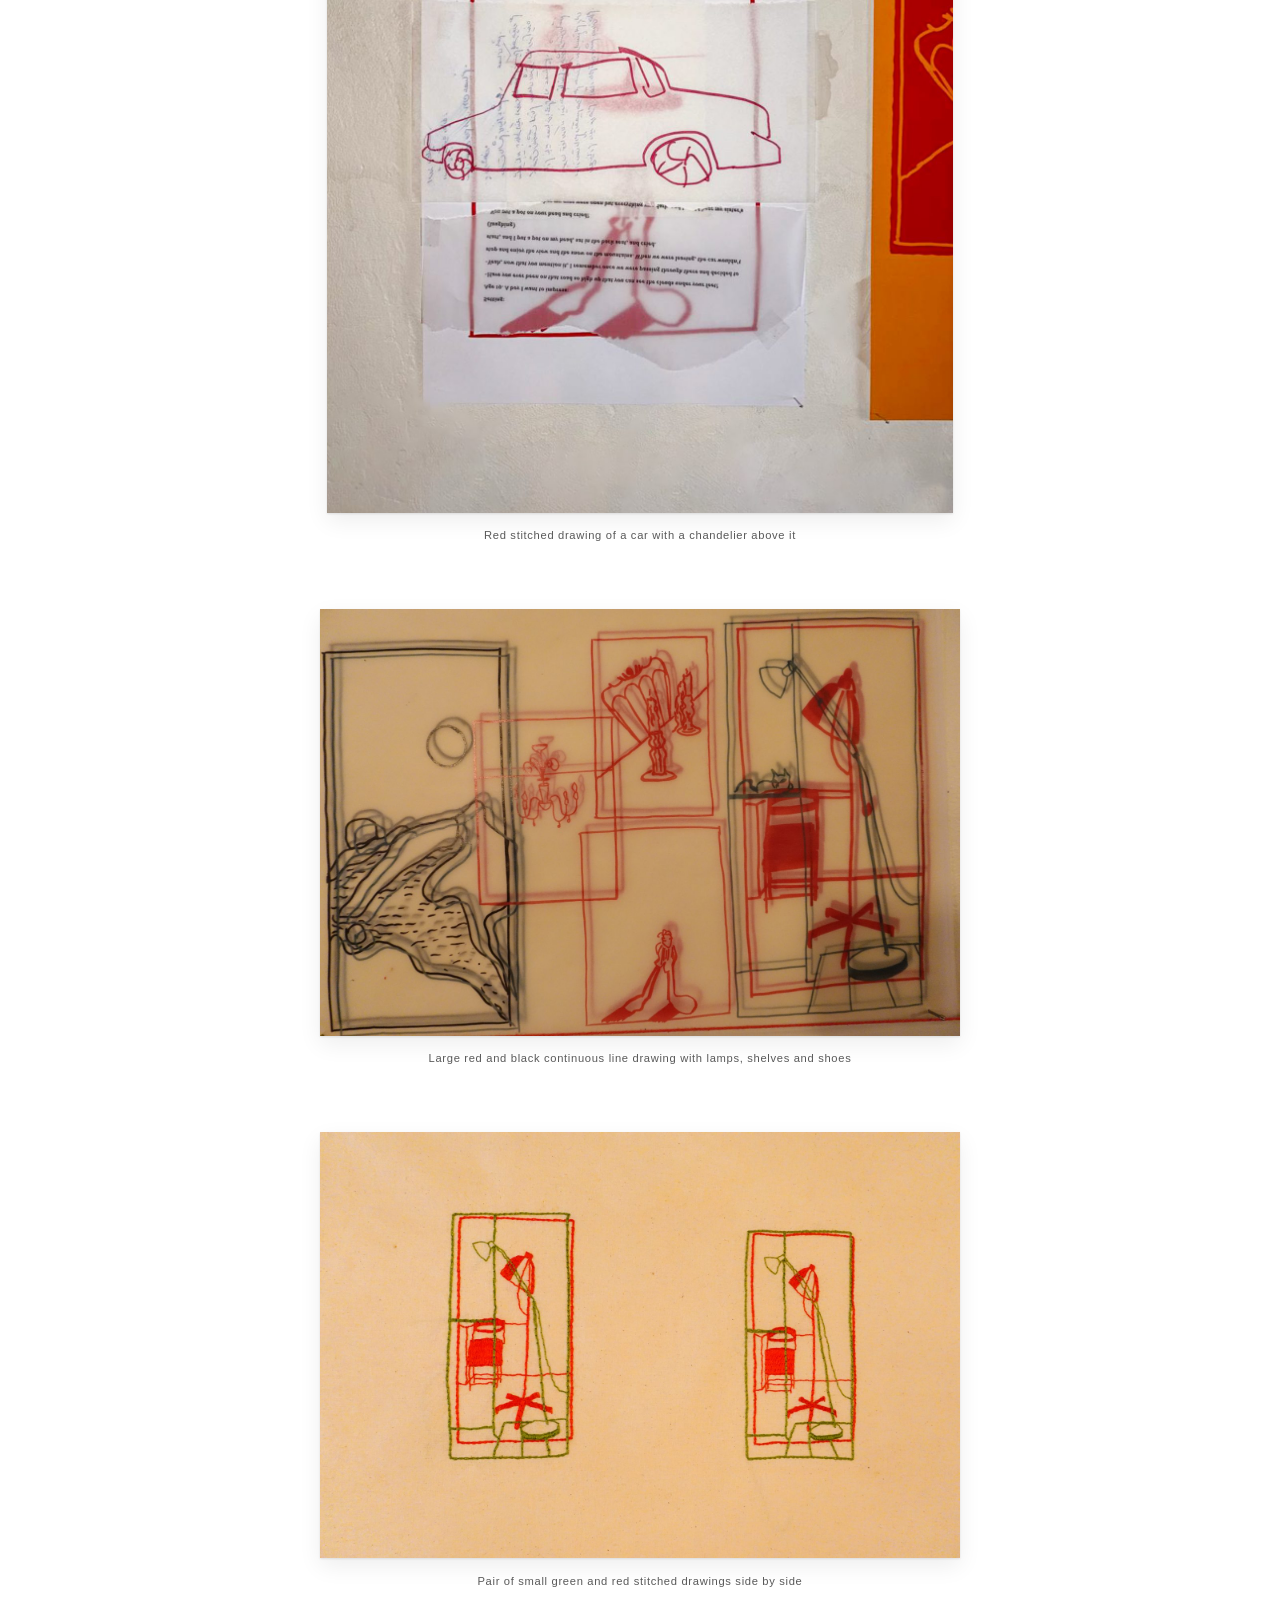
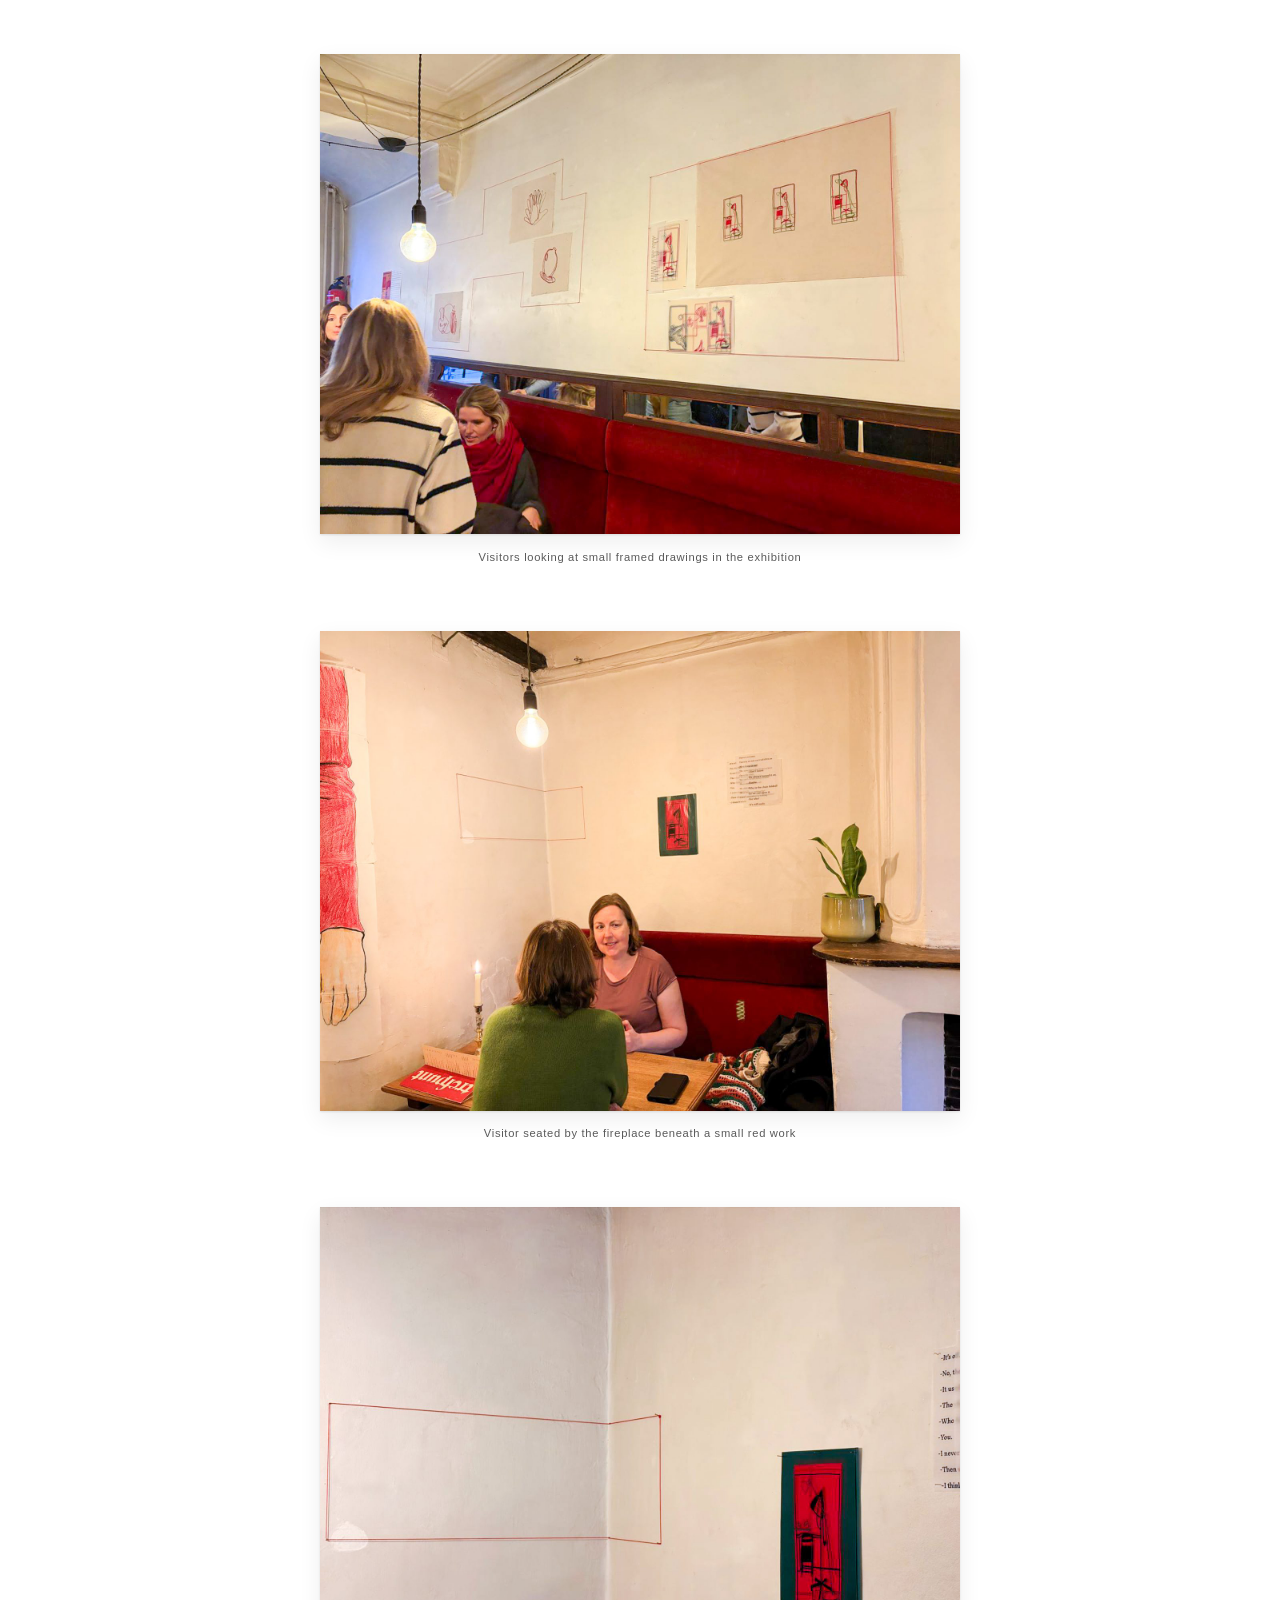
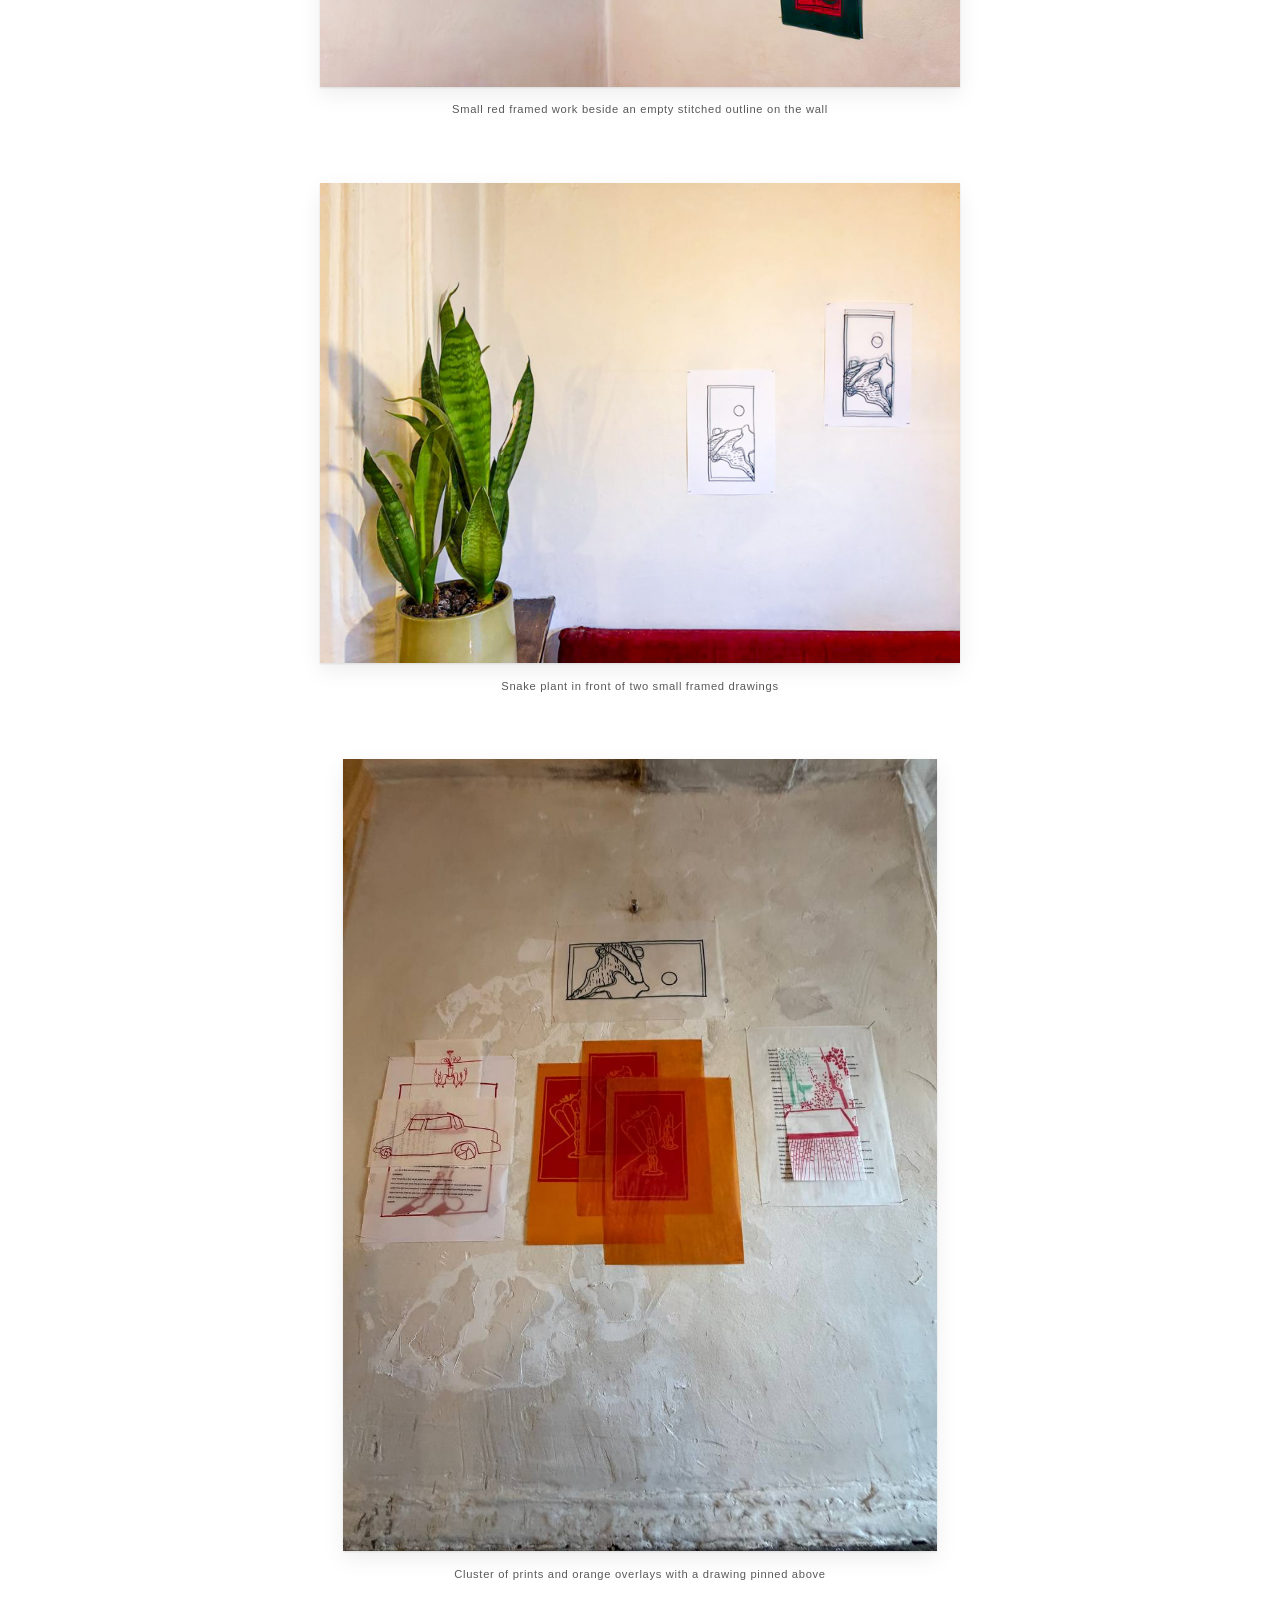
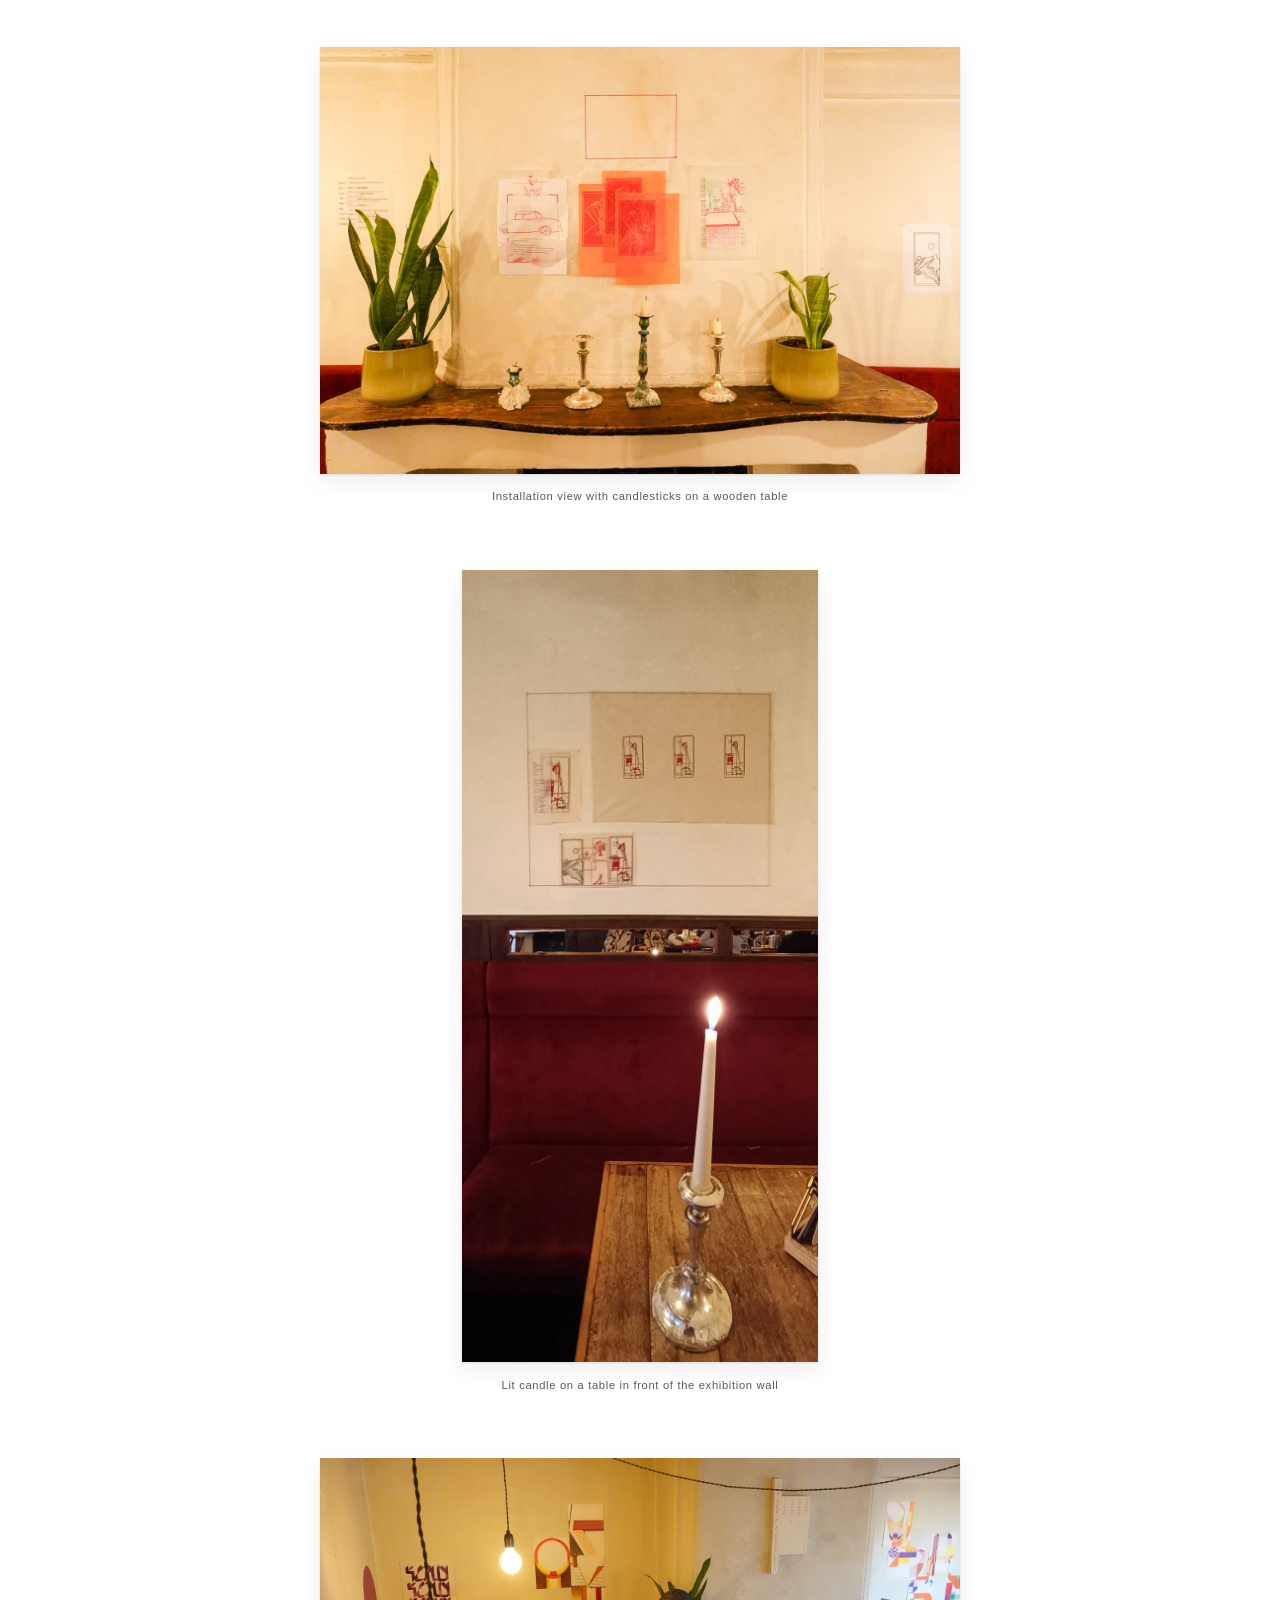
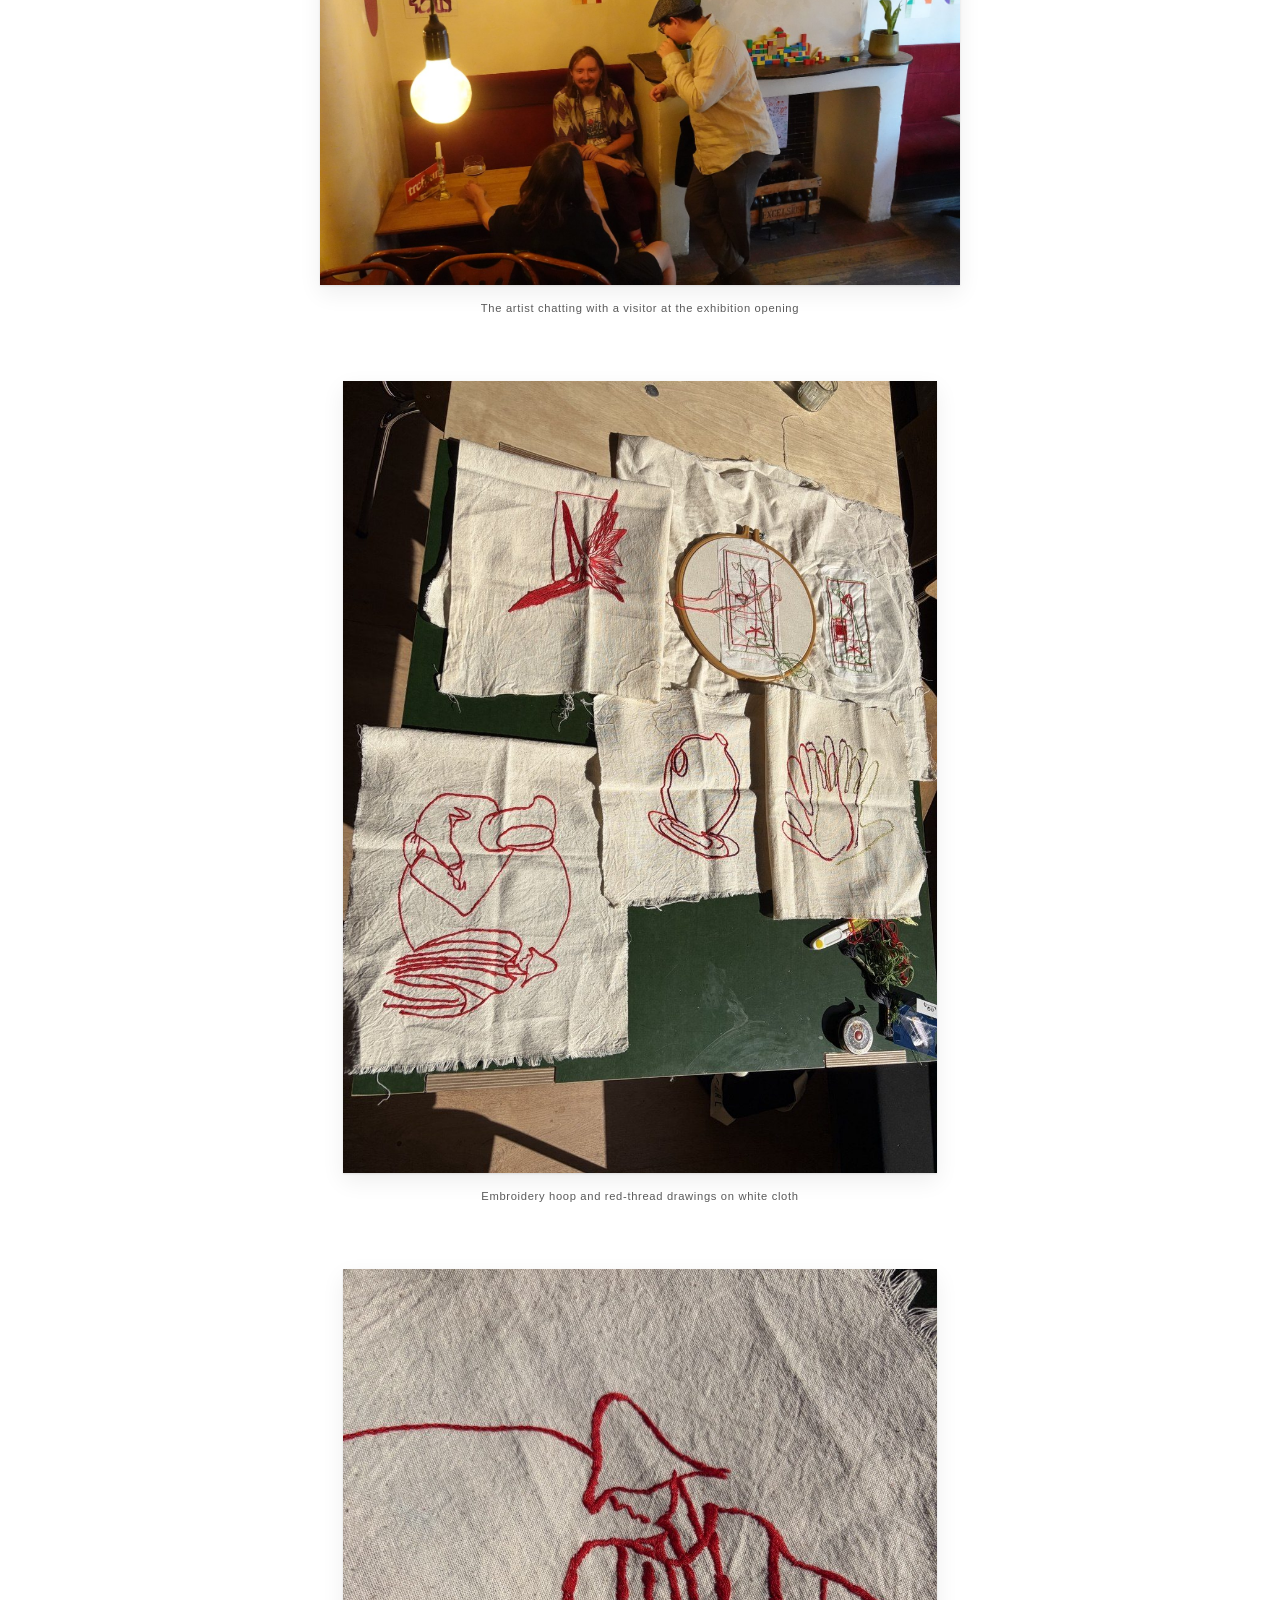
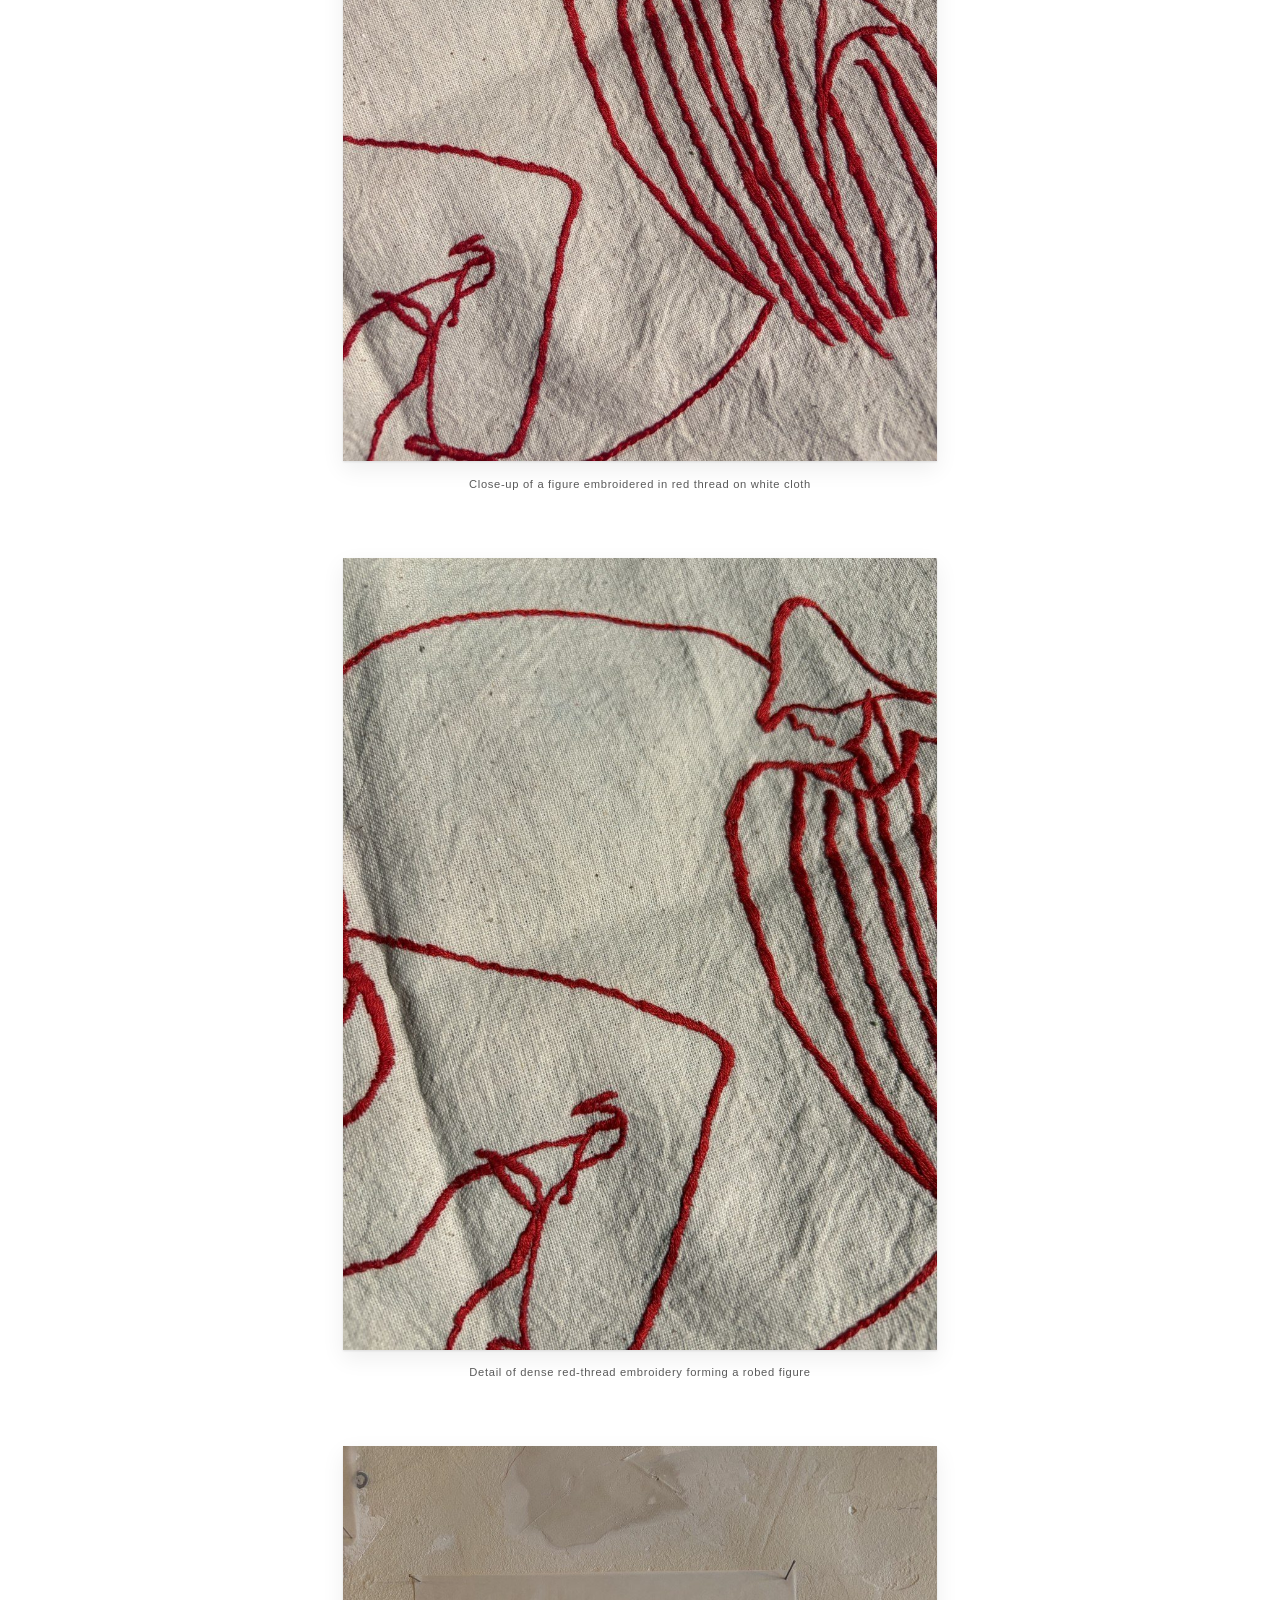
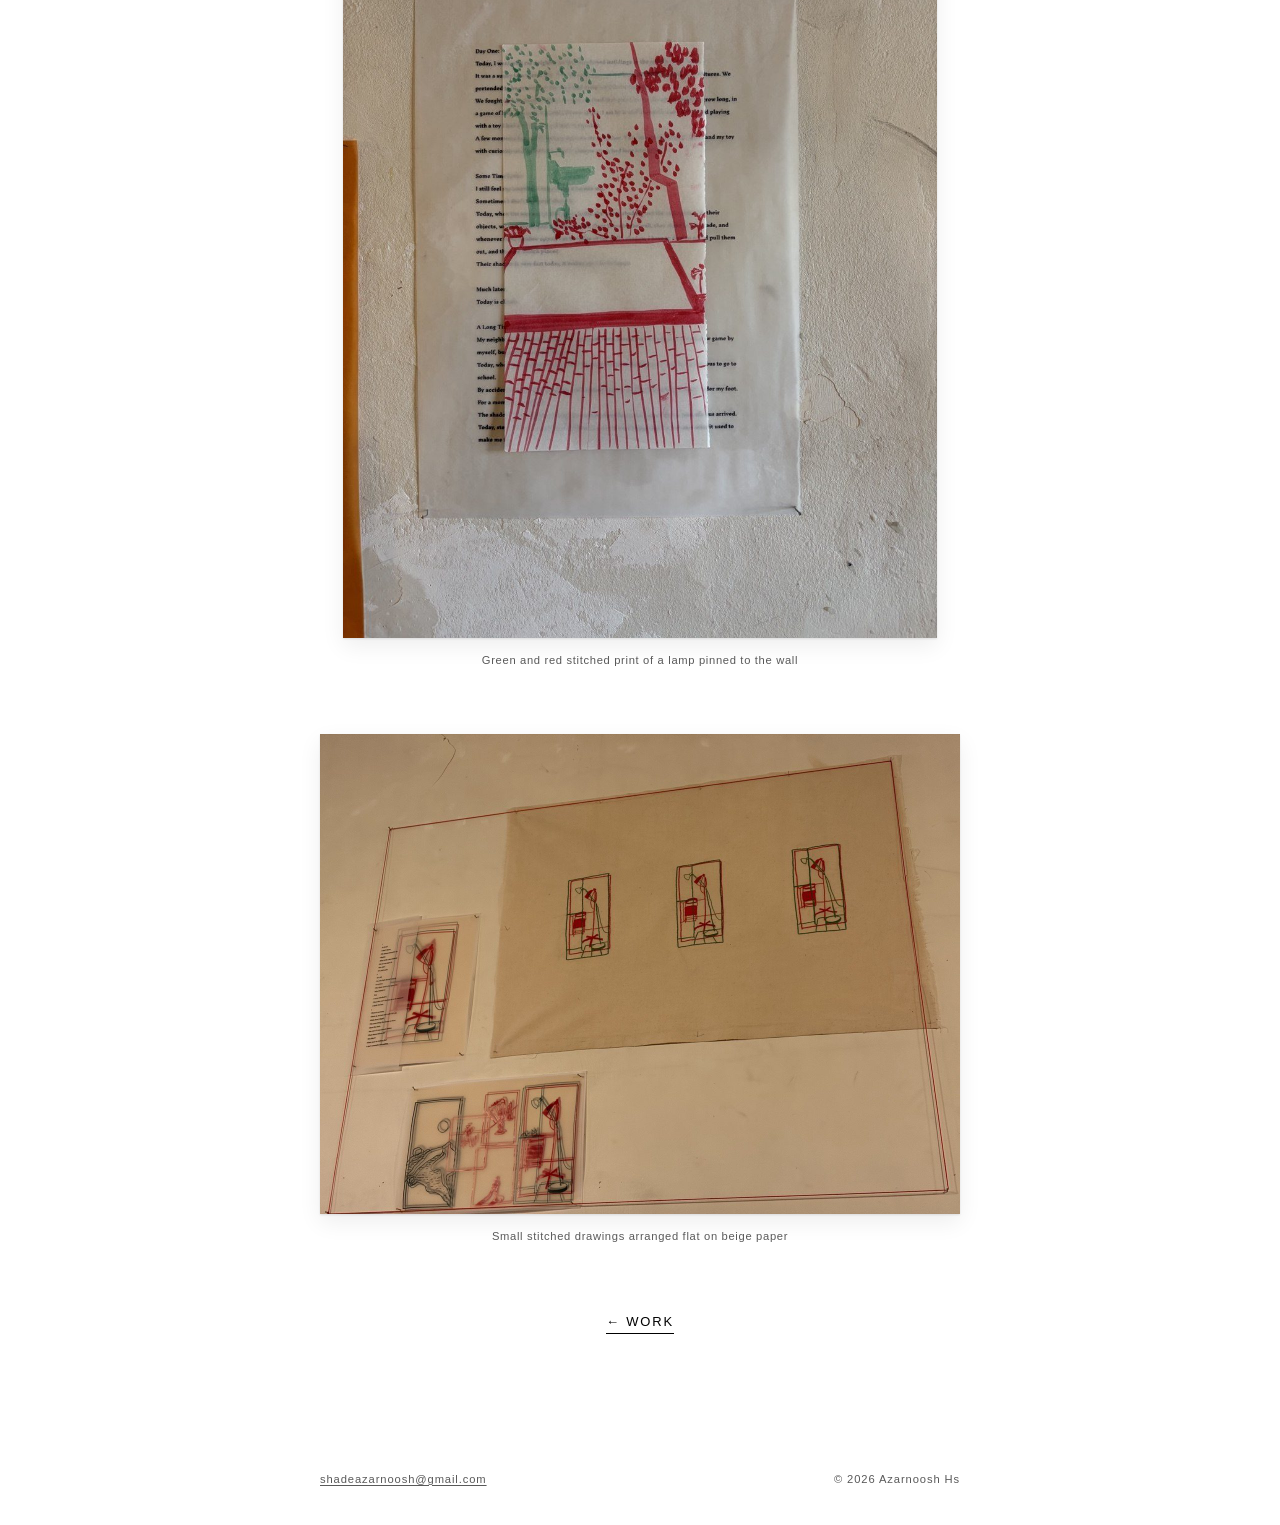
<file: projects/05-red-thread.html>
<!DOCTYPE html>
<html lang="en">
<head>
<meta charset="utf-8">
<meta name="viewport" content="width=device-width, initial-scale=1">
<title>Red thread — embroidery & print · Azarnoosh Hs</title>
<meta name="description" content="Red thread: embroidered drawings, silkscreen prints and installation by Azarnoosh Hs, exhibited in Gent. Photographs by Stef.">
<meta property="og:title" content="Red thread — embroidery & print · Azarnoosh Hs">
<meta property="og:description" content="Red thread: embroidered drawings, silkscreen prints and installation by Azarnoosh Hs, exhibited in Gent. Photographs by Stef.">
<meta property="og:type" content="website">
<link rel="icon" type="image/svg+xml" href="../favicon.svg">
<link rel="stylesheet" href="../css/style.css">
</head>
<body>
<a class="skip" href="#main">Skip to content</a>
<header class="top">
  <a href="../index.html">Azarnoosh&nbsp;Hs</a>
  <nav aria-label="Main">
    <a href="../work.html">Work</a>
  </nav>
</header>
<main id="main" class="page">
  <section class="proj-head">
    <h1>Red thread &mdash; embroidery &amp; print</h1>
    <p class="meta">05 · 2026 &middot; Gent &middot; embroidery, silkscreen &amp; installation</p>
    <!-- EDIT: project description below -->
    <p class="desc">Drawings stitched in red thread &mdash; chandeliers, cars, lamps, hands &mdash; layered with translucent silkscreen overlays and installed on the walls of a caf&eacute; in Gent. Exhibition photographs by Stef.<!-- EDIT: exhibition name, venue & dates — to be confirmed by Azarnoosh --></p>
  </section>
  <section class="stack">
    <figure>
      <img src="../img/p05/cafe-view-lg.jpg" alt="Wide view of the exhibition space with works hung above red benches" width="1600" height="1200">
      <figcaption>Wide view of the exhibition space with works hung above red benches</figcaption>
    </figure>
    <figure>
      <img src="../img/p05/print-cluster-lg.jpg" alt="Cluster of silkscreen prints and translucent orange overlays on a white wall" width="1381" height="1600" loading="lazy">
      <figcaption>Cluster of silkscreen prints and translucent orange overlays on a white wall</figcaption>
    </figure>
    <figure>
      <img src="../img/p05/orange-overlays-lg.jpg" alt="Layered translucent orange and red prints of hands holding tulips" width="1200" height="1600" loading="lazy">
      <figcaption>Layered translucent orange and red prints of hands holding tulips</figcaption>
    </figure>
    <figure>
      <img src="../img/p05/green-red-print-lg.jpg" alt="Print combining green stitched text and a red embroidered lamp and table" width="1163" height="1600" loading="lazy">
      <figcaption>Print combining green stitched text and a red embroidered lamp and table</figcaption>
    </figure>
    <figure>
      <img src="../img/p05/translucent-poem-lg.jpg" alt="Translucent sheet with red and green stitched drawing layered over a poem" width="1200" height="1600" loading="lazy">
      <figcaption>Translucent sheet with red and green stitched drawing layered over a poem</figcaption>
    </figure>
    <figure>
      <img src="../img/p05/car-drawing-lg.jpg" alt="Red stitched drawing of a car with a chandelier above it" width="1264" height="1600" loading="lazy">
      <figcaption>Red stitched drawing of a car with a chandelier above it</figcaption>
    </figure>
    <figure>
      <img src="../img/p05/lamp-line-drawing-lg.jpg" alt="Large red and black continuous line drawing with lamps, shelves and shoes" width="1600" height="1067" loading="lazy">
      <figcaption>Large red and black continuous line drawing with lamps, shelves and shoes</figcaption>
    </figure>
    <figure>
      <img src="../img/p05/green-red-pair-lg.jpg" alt="Pair of small green and red stitched drawings side by side" width="1600" height="1066" loading="lazy">
      <figcaption>Pair of small green and red stitched drawings side by side</figcaption>
    </figure>
    <figure>
      <img src="../img/p05/visitors-lg.jpg" alt="Visitors looking at small framed drawings in the exhibition" width="1600" height="1200" loading="lazy">
      <figcaption>Visitors looking at small framed drawings in the exhibition</figcaption>
    </figure>
    <figure>
      <img src="../img/p05/visitor-fireplace-lg.jpg" alt="Visitor seated by the fireplace beneath a small red work" width="1600" height="1200" loading="lazy">
      <figcaption>Visitor seated by the fireplace beneath a small red work</figcaption>
    </figure>
    <figure>
      <img src="../img/p05/red-frame-lg.jpg" alt="Small red framed work beside an empty stitched outline on the wall" width="1600" height="1200" loading="lazy">
      <figcaption>Small red framed work beside an empty stitched outline on the wall</figcaption>
    </figure>
    <figure>
      <img src="../img/p05/plant-corner-lg.jpg" alt="Snake plant in front of two small framed drawings" width="1600" height="1200" loading="lazy">
      <figcaption>Snake plant in front of two small framed drawings</figcaption>
    </figure>
    <figure>
      <img src="../img/p05/wall-cluster-lg.jpg" alt="Cluster of prints and orange overlays with a drawing pinned above" width="960" height="1280" loading="lazy">
      <figcaption>Cluster of prints and orange overlays with a drawing pinned above</figcaption>
    </figure>
    <figure>
      <img src="../img/p05/candles-install-lg.jpg" alt="Installation view with candlesticks on a wooden table" width="1600" height="1066" loading="lazy">
      <figcaption>Installation view with candlesticks on a wooden table</figcaption>
    </figure>
    <figure>
      <img src="../img/p05/candle-bench-lg.jpg" alt="Lit candle on a table in front of the exhibition wall" width="720" height="1600" loading="lazy">
      <figcaption>Lit candle on a table in front of the exhibition wall</figcaption>
    </figure>
    <figure>
      <img src="../img/p05/opening-night-lg.jpg" alt="The artist chatting with a visitor at the exhibition opening" width="1600" height="1067" loading="lazy">
      <figcaption>The artist chatting with a visitor at the exhibition opening</figcaption>
    </figure>
    <figure>
      <img src="../img/p05/embroidery-hoop-lg.jpg" alt="Embroidery hoop and red-thread drawings on white cloth" width="960" height="1280" loading="lazy">
      <figcaption>Embroidery hoop and red-thread drawings on white cloth</figcaption>
    </figure>
    <figure>
      <img src="../img/p05/red-thread-figure-lg.jpg" alt="Close-up of a figure embroidered in red thread on white cloth" width="960" height="1280" loading="lazy">
      <figcaption>Close-up of a figure embroidered in red thread on white cloth</figcaption>
    </figure>
    <figure>
      <img src="../img/p05/red-thread-detail-lg.jpg" alt="Detail of dense red-thread embroidery forming a robed figure" width="960" height="1280" loading="lazy">
      <figcaption>Detail of dense red-thread embroidery forming a robed figure</figcaption>
    </figure>
    <figure>
      <img src="../img/p05/stitched-print-lg.jpg" alt="Green and red stitched print of a lamp pinned to the wall" width="960" height="1280" loading="lazy">
      <figcaption>Green and red stitched print of a lamp pinned to the wall</figcaption>
    </figure>
    <figure>
      <img src="../img/p05/drawings-flat-lg.jpg" alt="Small stitched drawings arranged flat on beige paper" width="1280" height="960" loading="lazy">
      <figcaption>Small stitched drawings arranged flat on beige paper</figcaption>
    </figure>
  </section>
  <nav class="foot-nav"><a href="../work.html">← Work</a></nav>
</main>
<footer class="site-foot">
  <span><a href="mailto:shadeazarnoosh@gmail.com">shadeazarnoosh@gmail.com</a></span>
  <span>© 2026 Azarnoosh Hs</span>
</footer>
</body>
</html>
</file>
<file: css/style.css>
/* ============================================================
   Azarnoosh Hs — portfolio
   White-minimal system: pure #FFFFFF ground, black type,
   square frames lifted by a faint shadow. The only play is
   the shadow itself — سایه — on the home page name.
   ============================================================ */

:root {
  --white: #ffffff;
  --black: #000000;
  --grey:  #595959;          /* small captions & meta — still ≥7:1 on white */
  --hair:  #e8e8e8;

  --font: "MS Reference Sans Serif", Verdana, Tahoma, "Segoe UI", Arial, sans-serif;
  --font-fa: "Vazirmatn", "MS Reference Sans Serif", Verdana, Tahoma, sans-serif;

  /* the "slightly lifted card" shadow used by every frame */
  --lift: 0 1px 2px rgba(0, 0, 0, .10), 0 8px 22px rgba(0, 0, 0, .07);

  --col: 44rem;              /* reading / image column */
}

* { margin: 0; padding: 0; box-sizing: border-box; }

html { scroll-behavior: smooth; }

body {
  font-family: var(--font);
  font-size: .9375rem;       /* Verdana runs wide — 15px reads right */
  line-height: 1.75;
  color: var(--black);
  background: var(--white);
  -webkit-font-smoothing: antialiased;
}

img, video { max-width: 100%; height: auto; display: block; border-radius: 0; }

a { color: var(--black); text-decoration-thickness: 1px; text-underline-offset: .2em; }

a:focus-visible,
button:focus-visible,
input:focus-visible {
  outline: 2px solid var(--black);
  outline-offset: 3px;
}

::selection { background: var(--black); color: var(--white); }

[lang="fa"] { font-family: var(--font-fa); }

.skip {
  position: absolute;
  left: -999px;
  top: .6rem;
  z-index: 100;
  background: var(--black);
  color: var(--white);
  padding: .55rem 1.1rem;
  text-decoration: none;
}

.skip:focus { left: .6rem; }

/* ---------- minimal header (inner pages) ---------- */

.top {
  display: flex;
  align-items: baseline;
  justify-content: space-between;
  gap: 1rem;
  max-width: var(--col);
  margin-inline: auto;
  padding: 1.6rem clamp(1.1rem, 4vw, 2rem) 0;
  font-size: .8125rem;
  letter-spacing: .14em;
  text-transform: uppercase;
}

.top a { text-decoration: none; }
.top a:hover { text-decoration: underline; text-underline-offset: .3em; }
.top a[aria-current="page"] { text-decoration: underline; text-underline-offset: .3em; }

/* ---------- home ---------- */

.home {
  min-height: 100svh;
  display: flex;
  flex-direction: column;
  align-items: center;
  justify-content: center;
  text-align: center;
  padding: clamp(2rem, 6vh, 4rem) 1.25rem;
}

.name { border: 0; }

.name .fa {
  display: block;
  font-family: var(--font-fa);
  font-weight: 300;
  font-size: clamp(4.2rem, 15vw, 8.5rem);
  line-height: 1.15;
  direction: rtl;
}

.name .en {
  display: block;
  margin-top: .9rem;
  font-size: clamp(.95rem, 2.6vw, 1.35rem);
  font-weight: 400;
  letter-spacing: .42em;
  text-indent: .42em;        /* re-centres tracked-out caps */
  text-transform: uppercase;
}

/* the shadow the name casts — driven by js/main.js (cursor = light) */
.name .fa,
.name .en {
  text-shadow: var(--sx, 5px) var(--sy, 8px) var(--sb, 14px) rgba(0, 0, 0, var(--so, .18));
}

.intro { max-width: 30rem; margin-top: clamp(2.2rem, 6vh, 3.6rem); }

.work-link {
  display: inline-block;
  font-size: .875rem;
  letter-spacing: .3em;
  text-indent: .3em;
  text-transform: uppercase;
  text-decoration: none;
  border-bottom: 1px solid var(--black);
  padding-bottom: .35em;
}

.work-link:hover { text-shadow: 2px 3px 5px rgba(0, 0, 0, .3); }

.intro .bio { margin-top: 2.1rem; }
.intro .bio p + p { margin-top: .9rem; }

.intro .contact {
  margin-top: 2.4rem;
  font-size: .75rem;
  letter-spacing: .08em;
  color: var(--grey);
}

.intro .contact a { color: inherit; }

/* ---------- work list ---------- */

.page {
  max-width: var(--col);
  margin-inline: auto;
  padding: clamp(2.5rem, 8vh, 5rem) clamp(1.1rem, 4vw, 2rem) 4rem;
}

.page > h1 {
  font-size: clamp(1.5rem, 4vw, 2rem);
  font-weight: 400;
  letter-spacing: .06em;
  margin-bottom: clamp(2rem, 6vh, 3.2rem);
}

.work-list { list-style: none; }

.work-list a {
  display: flex;
  align-items: baseline;
  gap: 1.1rem;
  padding: 1.35rem 0 1.3rem;
  border-bottom: 1px solid var(--black);
  text-decoration: none;
}

.work-list li:first-child a { border-top: 0; }

.work-list .n {
  font-size: .75rem;
  letter-spacing: .1em;
  color: var(--grey);
}

.work-list .t {
  font-size: clamp(1.05rem, 3vw, 1.3rem);
  font-weight: 400;
  letter-spacing: .01em;
}

.work-list a:hover .t { text-shadow: 2px 3px 6px rgba(0, 0, 0, .28); }

/* ---------- project pages ---------- */

.proj-head { text-align: center; padding-top: clamp(2.5rem, 8vh, 4.5rem); }

.proj-head h1 {
  font-size: clamp(1.35rem, 3.6vw, 1.8rem);
  font-weight: 400;
  letter-spacing: .04em;
}

.proj-head .meta {
  margin-top: .7rem;
  font-size: .75rem;
  letter-spacing: .16em;
  text-transform: uppercase;
  color: var(--grey);
}

.proj-head .desc {
  margin: 1.6rem auto 0;
  max-width: 36rem;
  color: var(--black);
}

/* vertical, centred stack of square-cornered frames */

.stack {
  display: grid;
  gap: clamp(2.8rem, 7vh, 4.5rem);
  padding: clamp(2.8rem, 7vh, 4.5rem) 0 1rem;
}

.stack figure { text-align: center; }

.stack img,
.stack video {
  margin-inline: auto;
  max-height: 88vh;
  width: auto;
  border-radius: 0;
  box-shadow: var(--lift);
}

.stack figcaption {
  margin-top: .85rem;
  font-size: .7rem;
  letter-spacing: .06em;
  color: var(--grey);
}

.foot-nav {
  padding: 3rem 0 1rem;
  text-align: center;
  font-size: .8125rem;
  letter-spacing: .14em;
  text-transform: uppercase;
}

.foot-nav a { text-decoration: none; border-bottom: 1px solid var(--black); padding-bottom: .3em; }
.foot-nav a:hover { text-shadow: 2px 3px 5px rgba(0, 0, 0, .3); }

/* ---------- footer (inner pages) ---------- */

.site-foot {
  max-width: var(--col);
  margin-inline: auto;
  padding: 3.5rem clamp(1.1rem, 4vw, 2rem) 2.2rem;
  font-size: .7rem;
  letter-spacing: .08em;
  color: var(--grey);
  display: flex;
  flex-wrap: wrap;
  gap: .4rem 2rem;
  justify-content: space-between;
}

.site-foot a { color: inherit; }

/* ---------- video player ---------- */

.player {
  max-width: 40rem;
  margin-inline: auto;
  box-shadow: var(--lift);
  background: var(--white);
}

.player .screen { position: relative; background: var(--black); }

.player video { width: 100%; max-height: none; box-shadow: none; cursor: pointer; }

.player .p-big {
  position: absolute;
  inset: 0;
  width: 100%;
  display: grid;
  place-items: center;
  background: rgba(255, 255, 255, 0);
  border: 0;
  cursor: pointer;
  color: var(--white);
}

.player .p-big svg { width: 3.4rem; height: 3.4rem; filter: drop-shadow(2px 4px 8px rgba(0,0,0,.55)); }
.player .p-big:hover svg { transform: scale(1.06); }
.player.playing .p-big { display: none; }

.p-bar {
  display: flex;
  align-items: center;
  gap: .8rem;
  padding: .65rem .8rem;
  border-top: 1px solid var(--hair);
}

.p-bar button {
  background: none;
  border: 0;
  cursor: pointer;
  color: var(--black);
  display: grid;
  place-items: center;
  padding: .2rem;
}

.p-bar button svg { width: .95rem; height: .95rem; }

.p-time {
  font-size: .68rem;
  letter-spacing: .06em;
  color: var(--grey);
  white-space: nowrap;
  font-variant-numeric: tabular-nums;
}

/* thin black seek line with a small square thumb — no curves */
.p-seek {
  flex: 1;
  appearance: none;
  -webkit-appearance: none;
  height: 2px;
  background: var(--hair);
  background-image: linear-gradient(var(--black), var(--black));
  background-repeat: no-repeat;
  background-size: 0% 100%;
  cursor: pointer;
}

.p-seek::-webkit-slider-thumb {
  appearance: none;
  -webkit-appearance: none;
  width: 10px;
  height: 10px;
  border-radius: 0;
  background: var(--black);
  border: 0;
}

.p-seek::-moz-range-thumb {
  width: 10px;
  height: 10px;
  border-radius: 0;
  background: var(--black);
  border: 0;
}

.p-seek::-moz-range-track { height: 2px; background: var(--hair); }
.p-seek::-moz-range-progress { height: 2px; background: var(--black); }

.player:fullscreen {
  max-width: none;
  display: flex;
  flex-direction: column;
  justify-content: center;
  background: var(--black);
}

.player:fullscreen .screen { flex: 1; min-height: 0; display: grid; place-items: center; }
.player:fullscreen video { max-height: 100%; max-width: 100%; width: auto; }
.player:fullscreen .p-bar { background: var(--white); }

/* ---------- 404 ---------- */

.lost {
  min-height: 100svh;
  display: flex;
  flex-direction: column;
  align-items: center;
  justify-content: center;
  text-align: center;
  padding: 2rem 1.25rem;
}

.lost h1 { font-size: clamp(1.4rem, 4vw, 2rem); font-weight: 400; letter-spacing: .05em; }
.lost p { margin-top: 1rem; color: var(--grey); }
.lost .foot-nav { padding-top: 2.4rem; }

/* ---------- misc ---------- */

@media (max-width: 540px) {
  .stack img, .stack video { max-height: none; }
}

@media (prefers-reduced-motion: reduce) {
  html { scroll-behavior: auto; }
  *, *::before, *::after { transition: none !important; animation: none !important; }
}
</file>
